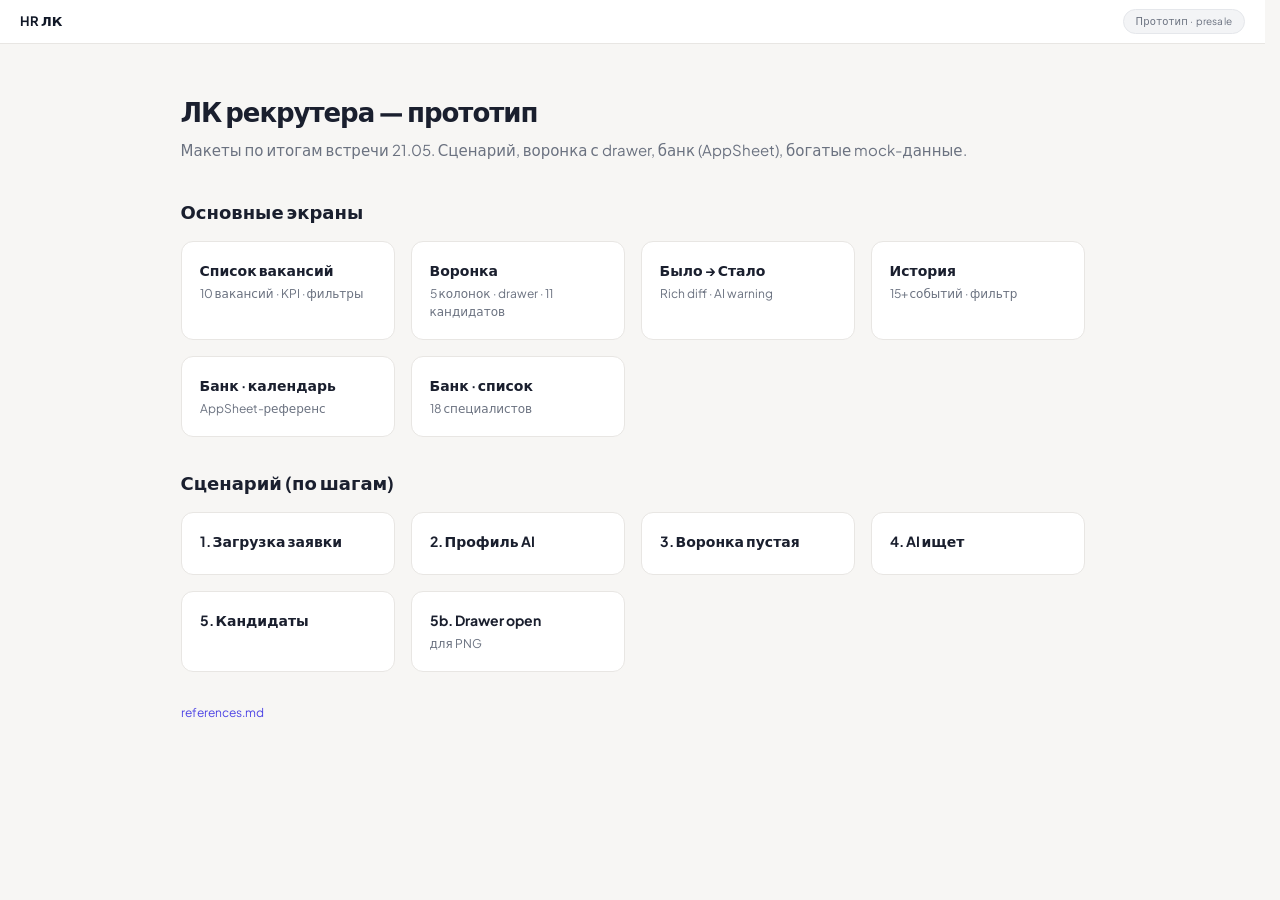
<file: index.html>
<!DOCTYPE html>
<html lang="ru">
<head>
  <meta charset="UTF-8">
  <meta name="viewport" content="width=device-width, initial-scale=1.0">
  <title>HR ЛК — прототип</title>
  <link rel="stylesheet" href="styles.css?v=mock2">
</head>
<body class="page-index">
  <div class="mock-nav">
    <span class="brand">HR ЛК</span>
    <span class="tag">Прототип · presale</span>
  </div>

  <div class="content-inner">
    <h1>ЛК рекрутера — прототип</h1>
    <p class="lead">Макеты по итогам встречи 21.05. Сценарий, воронка с drawer, банк (AppSheet), богатые mock-данные.</p>

    <h2 style="margin:32px 0 16px;font-size:18px">Основные экраны</h2>
    <div class="preview-grid">
      <a href="dashboard.html" class="preview-card"><div class="info"><h3>Список вакансий</h3><p>10 вакансий · KPI · фильтры</p></div></a>
      <a href="vacancy.html" class="preview-card"><div class="info"><h3>Воронка</h3><p>5 колонок · drawer · 11 кандидатов</p></div></a>
      <a href="resume.html" class="preview-card"><div class="info"><h3>Было → Стало</h3><p>Rich diff · AI warning</p></div></a>
      <a href="vacancy-card.html" class="preview-card"><div class="info"><h3>История</h3><p>15+ событий · фильтр</p></div></a>
      <a href="resume-bank-calendar.html" class="preview-card"><div class="info"><h3>Банк · календарь</h3><p>AppSheet-референс</p></div></a>
      <a href="resume-bank.html" class="preview-card"><div class="info"><h3>Банк · список</h3><p>18 специалистов</p></div></a>
    </div>

    <h2 style="margin:32px 0 16px;font-size:18px">Сценарий (по шагам)</h2>
    <div class="preview-grid">
      <a href="vacancy-create-1.html" class="preview-card"><div class="info"><h3>1. Загрузка заявки</h3></div></a>
      <a href="vacancy-create-2.html" class="preview-card"><div class="info"><h3>2. Профиль AI</h3></div></a>
      <a href="vacancy-funnel-empty.html" class="preview-card"><div class="info"><h3>3. Воронка пустая</h3></div></a>
      <a href="vacancy-funnel-loading.html" class="preview-card"><div class="info"><h3>4. AI ищет</h3></div></a>
      <a href="vacancy.html" class="preview-card"><div class="info"><h3>5. Кандидаты</h3></div></a>
      <a href="vacancy-drawer-open.html" class="preview-card"><div class="info"><h3>5b. Drawer open</h3><p>для PNG</p></div></a>
    </div>

    <p class="footer-links"><a href="references.md">references.md</a></p>
  </div>
</body>
</html>
</file>
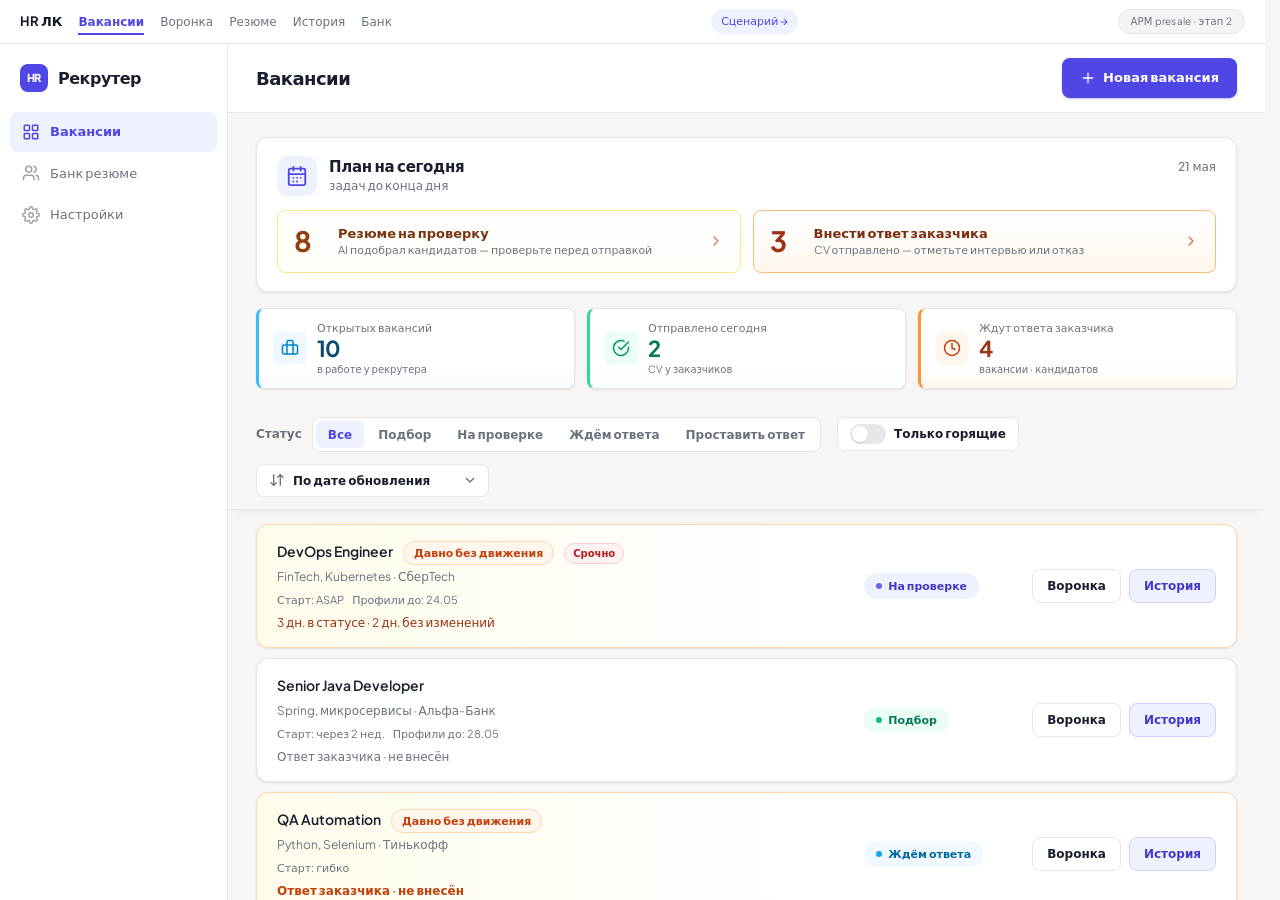
<file: dashboard.html>
<!DOCTYPE html>
<html lang="ru">
<head>
  <meta charset="UTF-8">
  <meta name="viewport" content="width=device-width, initial-scale=1.0">
  <title>Вакансии — HR ЛК</title>
  <link rel="stylesheet" href="styles.css?v=mock2">
</head>
<body>
  <div class="mock-nav">
    <span class="brand">HR ЛК</span>
    <a href="dashboard.html" class="active">Вакансии</a>
    <a href="vacancy.html">Воронка</a>
    <a href="resume.html">Резюме</a>
    <a href="vacancy-card.html">История</a>
    <a href="resume-bank-calendar.html">Банк</a>
    <div class="mock-nav__scenario">
      <a href="vacancy-create-1.html">Сценарий →</a>
    </div>
    <span class="tag">АРМ presale · этап 2</span>
  </div>

  <div class="layout">
    <aside class="sidebar">
      <div class="sidebar-logo">
        <span class="logo-mark">HR</span>
        Рекрутер
      </div>
      <nav>
        <a href="dashboard.html" class="active">
          <svg class="icon" viewBox="0 0 24 24"><rect x="3" y="3" width="7" height="7" rx="1"/><rect x="14" y="3" width="7" height="7" rx="1"/><rect x="3" y="14" width="7" height="7" rx="1"/><rect x="14" y="14" width="7" height="7" rx="1"/></svg>
          Вакансии
        </a>
        <a href="resume-bank-calendar.html">
          <svg class="icon" viewBox="0 0 24 24"><path d="M16 21v-2a4 4 0 0 0-4-4H6a4 4 0 0 0-4 4v2"/><circle cx="9" cy="7" r="4"/><path d="M22 21v-2a4 4 0 0 0-3-3.87"/><path d="M16 3.13a4 4 0 0 1 0 7.75"/></svg>
          Банк резюме
        </a>
        <a href="#">
          <svg class="icon" viewBox="0 0 24 24"><path d="M12 15a3 3 0 1 0 0-6 3 3 0 0 0 0 6Z"/><path d="M19.4 15a1.65 1.65 0 0 0 .33 1.82l.06.06a2 2 0 1 1-2.83 2.83l-.06-.06a1.65 1.65 0 0 0-1.82-.33 1.65 1.65 0 0 0-1 1.51V21a2 2 0 1 1-4 0v-.09A1.65 1.65 0 0 0 9 19.4a1.65 1.65 0 0 0-1.82.33l-.06.06a2 2 0 1 1-2.83-2.83l.06-.06A1.65 1.65 0 0 0 4.68 15a1.65 1.65 0 0 0-1.51-1H3a2 2 0 1 1 0-4h.09A1.65 1.65 0 0 0 4.6 9a1.65 1.65 0 0 0-.33-1.82l-.06-.06a2 2 0 1 1 2.83-2.83l.06.06A1.65 1.65 0 0 0 9 4.68a1.65 1.65 0 0 0 1-1.51V3a2 2 0 1 1 4 0v.09a1.65 1.65 0 0 0 1 1.51 1.65 1.65 0 0 0 1.82-.33l.06-.06a2 2 0 1 1 2.83 2.83l-.06.06A1.65 1.65 0 0 0 19.4 9a1.65 1.65 0 0 0 1.51 1H21a2 2 0 1 1 0 4h-.09a1.65 1.65 0 0 0-1.51 1Z"/></svg>
          Настройки
        </a>
      </nav>
    </aside>

    <div class="main">
      <header class="topbar">
        <div>
          <h1>Вакансии</h1>
        </div>
        <a href="vacancy-create-1.html" class="btn btn-primary">
          <svg class="icon icon-sm" viewBox="0 0 24 24"><path d="M12 5v14M5 12h14"/></svg>
          Новая вакансия
        </a>
      </header>

      <div class="content content--dashboard">
        <section class="today-plan" aria-label="План на сегодня">
          <div class="today-plan__header">
            <div class="today-plan__title">
              <div class="today-plan__icon" aria-hidden="true">
                <svg class="icon icon-lg" viewBox="0 0 24 24"><rect x="3" y="4" width="18" height="18" rx="2"/><path d="M16 2v4M8 2v4M3 10h18"/><path d="M8 14h.01M12 14h.01M16 14h.01M8 18h.01M12 18h.01"/></svg>
              </div>
              <div>
                <h2 class="today-plan__heading">План на сегодня</h2>
                <p class="today-plan__subtitle" data-mock-plan-subtitle>11 задач до конца дня</p>
              </div>
            </div>
            <time class="today-plan__date" datetime="2026-05-21">21 мая</time>
          </div>
          <div class="today-plan__items">
            <a href="vacancy.html?col=review" class="today-plan__item today-plan__item--review" data-mock-plan-link="review">
              <span class="today-plan__count" data-mock-plan-count="review">8</span>
              <span class="today-plan__text">
                <strong>Резюме на проверку</strong>
                <span>AI подобрал кандидатов — проверьте перед отправкой</span>
              </span>
              <svg class="icon icon-sm today-plan__chevron" viewBox="0 0 24 24" aria-hidden="true"><path d="M9 18l6-6-6-6"/></svg>
            </a>
            <a href="vacancy.html?col=sent" class="today-plan__item today-plan__item--response" data-mock-plan-link="response-due">
              <span class="today-plan__count" data-mock-plan-count="response-due">3</span>
              <span class="today-plan__text">
                <strong>Внести ответ заказчика</strong>
                <span>CV отправлено — отметьте интервью или отказ</span>
              </span>
              <svg class="icon icon-sm today-plan__chevron" viewBox="0 0 24 24" aria-hidden="true"><path d="M9 18l6-6-6-6"/></svg>
            </a>
          </div>
        </section>

        <div class="kpi-row" data-mock-dashboard-kpi>
          <div class="kpi-card kpi-card--default">
            <div class="kpi-card__icon">
              <svg class="icon icon-lg" viewBox="0 0 24 24"><path d="M16 20V4a2 2 0 0 0-2-2h-4a2 2 0 0 0-2 2v16"/><rect x="2" y="8" width="20" height="12" rx="2"/></svg>
            </div>
            <div class="kpi-card__body">
              <div class="label">Открытых вакансий</div>
              <div class="value" data-mock-kpi="open">10</div>
              <div class="hint">в работе у рекрутера</div>
            </div>
          </div>
          <div class="kpi-card kpi-card--success">
            <div class="kpi-card__icon">
              <svg class="icon icon-lg" viewBox="0 0 24 24"><path d="M22 11.08V12a10 10 0 1 1-5.93-9.14"/><path d="m22 4-10 10.01-3-3"/></svg>
            </div>
            <div class="kpi-card__body">
              <div class="label">Отправлено сегодня</div>
              <div class="value" data-mock-kpi="sentToday">2</div>
              <div class="hint">CV у заказчиков</div>
            </div>
          </div>
          <div class="kpi-card kpi-card--waiting">
            <div class="kpi-card__icon">
              <svg class="icon icon-lg" viewBox="0 0 24 24"><circle cx="12" cy="12" r="10"/><polyline points="12 6 12 12 16 14"/></svg>
            </div>
            <div class="kpi-card__body">
              <div class="label">Ждут ответа заказчика</div>
              <div class="value" data-mock-kpi="waitingVacancies">4</div>
              <div class="hint" data-mock-kpi-hint="waiting">4 вакансии · 6 кандидатов</div>
            </div>
          </div>
        </div>

        <div class="list-controls">
          <div class="list-controls__row">
            <div class="list-controls__block">
              <span class="list-controls__label">Статус</span>
              <div class="segmented" role="group" aria-label="Фильтр по статусу">
                <button type="button" class="segmented__btn segmented__btn--active" data-mock-filter-status="all" aria-pressed="true">Все</button>
                <button type="button" class="segmented__btn" data-mock-filter-status="open" aria-pressed="false">Подбор</button>
                <button type="button" class="segmented__btn" data-mock-filter-status="review" aria-pressed="false">На проверке</button>
                <button type="button" class="segmented__btn" data-mock-filter-status="waiting" aria-pressed="false">Ждём ответа</button>
                <button type="button" class="segmented__btn" data-mock-filter-status="response-due" aria-pressed="false">Проставить ответ</button>
              </div>
            </div>
            <div class="list-controls__block">
              <div class="control-shell">
                <label class="filter-toggle">
                  <input type="checkbox" data-mock-filter-stale>
                  <span class="filter-toggle__ui" aria-hidden="true"></span>
                  <span class="filter-toggle__text">Только горящие</span>
                </label>
              </div>
            </div>
            <div class="list-controls__spacer"></div>
            <div class="list-controls__block list-controls__block--sort">
              <div class="control-shell control-shell--sort">
                <label class="control-shell__icon" for="vacancy-sort" aria-label="Сортировка">
                  <svg class="icon icon-sm" viewBox="0 0 24 24" aria-hidden="true"><path d="m3 16 4 4 4-4"/><path d="M7 20V4"/><path d="m21 8-4-4-4 4"/><path d="M17 4v16"/></svg>
                </label>
                <select id="vacancy-sort" class="control-select" data-mock-sort>
                  <option value="default">По дате обновления</option>
                  <option value="stale-first">Сначала без движения</option>
                </select>
              </div>
            </div>
          </div>
        </div>

        <div class="vacancy-list" data-mock-vacancy-list-render></div>

        <p class="empty-state-inline hidden" data-mock-vacancy-empty>Нет вакансий по фильтру. Сбросьте фильтры или <a href="vacancy-create-1.html">создайте вакансию</a>.</p>
      </div>
    </div>
  </div>

  <script src="mock-data.js"></script>
  <script src="mock.js"></script>
</body>
</html>
</file>
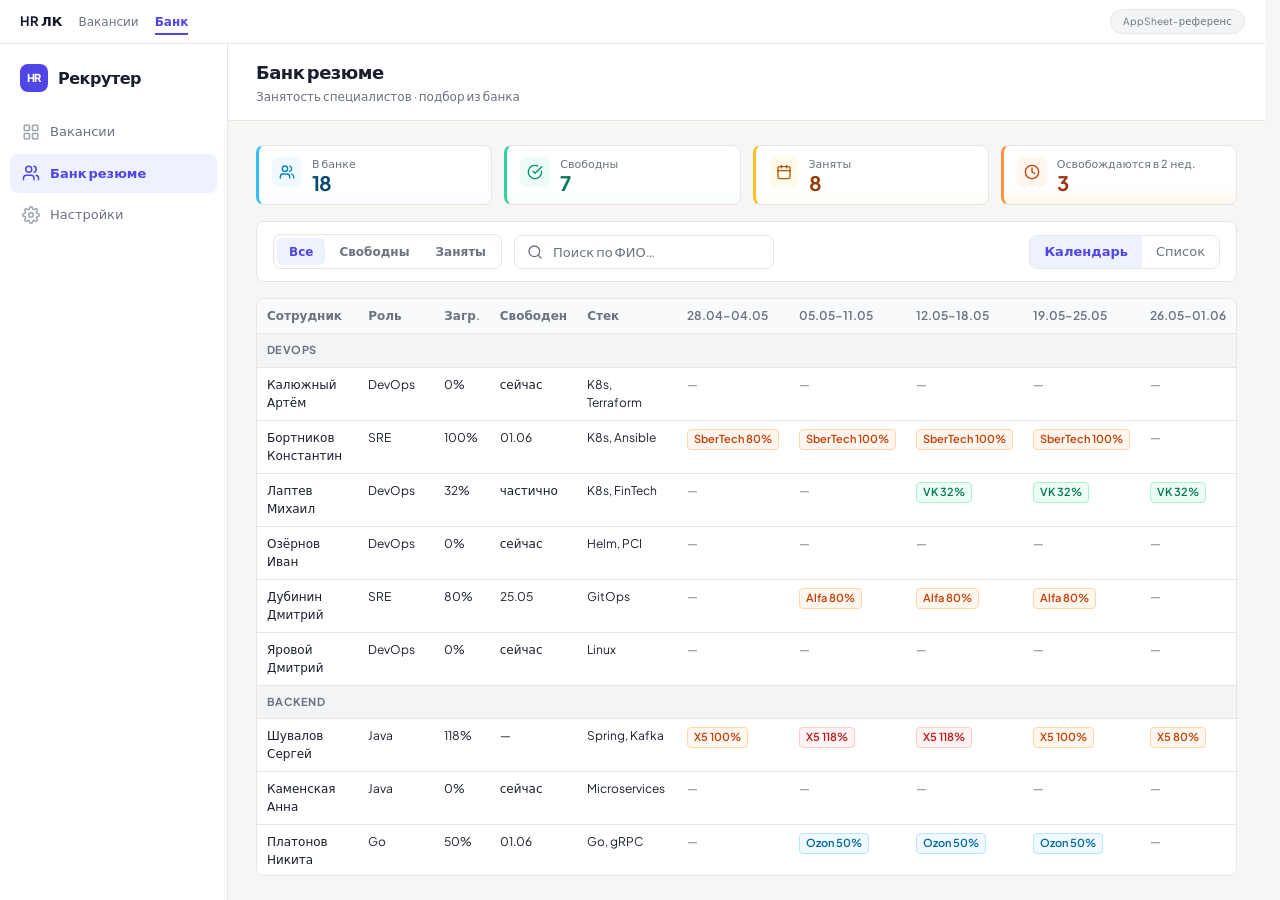
<file: resume-bank-calendar.html>
<!DOCTYPE html>
<html lang="ru">
<head>
  <meta charset="UTF-8">
  <meta name="viewport" content="width=device-width, initial-scale=1.0">
  <title>Банк резюме — календарь</title>
  <link rel="stylesheet" href="styles.css?v=mock2">
</head>
<body>
  <div class="mock-nav">
    <span class="brand">HR ЛК</span>
    <a href="dashboard.html">Вакансии</a>
    <a href="resume-bank-calendar.html" class="active">Банк</a>
    <span class="tag">AppSheet-референс</span>
  </div>

  <div class="layout">
    <aside class="sidebar">
      <div class="sidebar-logo">
        <span class="logo-mark">HR</span>
        Рекрутер
      </div>
      <nav>
        <a href="dashboard.html">
          <svg class="icon" viewBox="0 0 24 24"><rect x="3" y="3" width="7" height="7" rx="1"/><rect x="14" y="3" width="7" height="7" rx="1"/><rect x="3" y="14" width="7" height="7" rx="1"/><rect x="14" y="14" width="7" height="7" rx="1"/></svg>
          Вакансии
        </a>
        <a href="resume-bank-calendar.html" class="active">
          <svg class="icon" viewBox="0 0 24 24"><path d="M16 21v-2a4 4 0 0 0-4-4H6a4 4 0 0 0-4 4v2"/><circle cx="9" cy="7" r="4"/><path d="M22 21v-2a4 4 0 0 0-3-3.87"/><path d="M16 3.13a4 4 0 0 1 0 7.75"/></svg>
          Банк резюме
        </a>
        <a href="#">
          <svg class="icon" viewBox="0 0 24 24"><path d="M12 15a3 3 0 1 0 0-6 3 3 0 0 0 0 6Z"/><path d="M19.4 15a1.65 1.65 0 0 0 .33 1.82l.06.06a2 2 0 1 1-2.83 2.83l-.06-.06a1.65 1.65 0 0 0-1.82-.33 1.65 1.65 0 0 0-1 1.51V21a2 2 0 1 1-4 0v-.09A1.65 1.65 0 0 0 9 19.4a1.65 1.65 0 0 0-1.82.33l-.06.06a2 2 0 1 1-2.83-2.83l.06-.06A1.65 1.65 0 0 0 4.68 15a1.65 1.65 0 0 0-1.51-1H3a2 2 0 1 1 0-4h.09A1.65 1.65 0 0 0 4.6 9a1.65 1.65 0 0 0-.33-1.82l-.06-.06a2 2 0 1 1 2.83-2.83l.06.06A1.65 1.65 0 0 0 9 4.68a1.65 1.65 0 0 0 1-1.51V3a2 2 0 1 1 4 0v.09a1.65 1.65 0 0 0 1 1.51 1.65 1.65 0 0 0 1.82-.33l.06-.06a2 2 0 1 1 2.83 2.83l-.06.06A1.65 1.65 0 0 0 19.4 9a1.65 1.65 0 0 0 1.51 1H21a2 2 0 1 1 0 4h-.09a1.65 1.65 0 0 0-1.51 1Z"/></svg>
          Настройки
        </a>
      </nav>
    </aside>

    <div class="main">
      <header class="topbar">
        <div>
          <h1>Банк резюме</h1>
          <div class="breadcrumb">Занятость специалистов · подбор из банка</div>
        </div>
      </header>

      <div class="content content--bank">
        <div class="kpi-row kpi-row--4 kpi-row--bank" data-mock-bank-kpi-row>
          <div class="kpi-card kpi-card--default">
            <div class="kpi-card__icon">
              <svg class="icon icon-lg" viewBox="0 0 24 24"><path d="M16 21v-2a4 4 0 0 0-4-4H6a4 4 0 0 0-4 4v2"/><circle cx="9" cy="7" r="4"/><path d="M22 21v-2a4 4 0 0 0-3-3.87"/><path d="M16 3.13a4 4 0 0 1 0 7.75"/></svg>
            </div>
            <div class="kpi-card__body">
              <div class="label">В банке</div>
              <div class="value" data-mock-bank-kpi="total">18</div>
            </div>
          </div>
          <div class="kpi-card kpi-card--success">
            <div class="kpi-card__icon">
              <svg class="icon icon-lg" viewBox="0 0 24 24"><path d="M22 11.08V12a10 10 0 1 1-5.93-9.14"/><path d="m22 4-10 10.01-3-3"/></svg>
            </div>
            <div class="kpi-card__body">
              <div class="label">Свободны</div>
              <div class="value" data-mock-bank-kpi="free">7</div>
            </div>
          </div>
          <div class="kpi-card kpi-card--alert">
            <div class="kpi-card__icon">
              <svg class="icon icon-lg" viewBox="0 0 24 24"><rect x="3" y="4" width="18" height="18" rx="2"/><path d="M16 2v4M8 2v4M3 10h18"/></svg>
            </div>
            <div class="kpi-card__body">
              <div class="label">Заняты</div>
              <div class="value" data-mock-bank-kpi="busy">8</div>
            </div>
          </div>
          <div class="kpi-card kpi-card--waiting">
            <div class="kpi-card__icon">
              <svg class="icon icon-lg" viewBox="0 0 24 24"><circle cx="12" cy="12" r="10"/><path d="M12 6v6l4 2"/></svg>
            </div>
            <div class="kpi-card__body">
              <div class="label">Освобождаются в 2 нед.</div>
              <div class="value" data-mock-bank-kpi="soon">3</div>
            </div>
          </div>
        </div>

        <div class="bank-toolbar">
          <div class="segmented" data-mock-bank-segment>
            <button type="button" class="segmented__btn segmented__btn--active" data-bank-filter="all">Все</button>
            <button type="button" class="segmented__btn" data-bank-filter="free">Свободны</button>
            <button type="button" class="segmented__btn" data-bank-filter="busy">Заняты</button>
          </div>
          <div class="control-shell control-shell--search">
            <span class="control-shell__icon" aria-hidden="true">
              <svg class="icon icon-sm" viewBox="0 0 24 24"><circle cx="11" cy="11" r="8"/><path d="m21 21-4.35-4.35"/></svg>
            </span>
            <input type="search" class="control-search" placeholder="Поиск по ФИО…" data-mock-bank-search aria-label="Поиск по ФИО">
          </div>
          <div class="bank-toolbar__spacer" aria-hidden="true"></div>
          <div class="view-switcher">
            <a href="resume-bank-calendar.html" class="active">Календарь</a>
            <a href="resume-bank.html">Список</a>
          </div>
        </div>

        <div class="bank-table-wrap bank-content-area">
          <table class="bank-table">
            <thead>
              <tr>
                <th>Сотрудник</th>
                <th>Роль</th>
                <th>Загр.</th>
                <th>Свободен</th>
                <th>Стек</th>
                <th>28.04–04.05</th>
                <th>05.05–11.05</th>
                <th>12.05–18.05</th>
                <th>19.05–25.05</th>
                <th>26.05–01.06</th>
              </tr>
            </thead>
            <tbody data-mock-bank-calendar-body></tbody>
          </table>
        </div>
      </div>
    </div>
  </div>

  <script src="mock-data.js"></script>
  <script src="mock.js"></script>
</body>
</html>
</file>
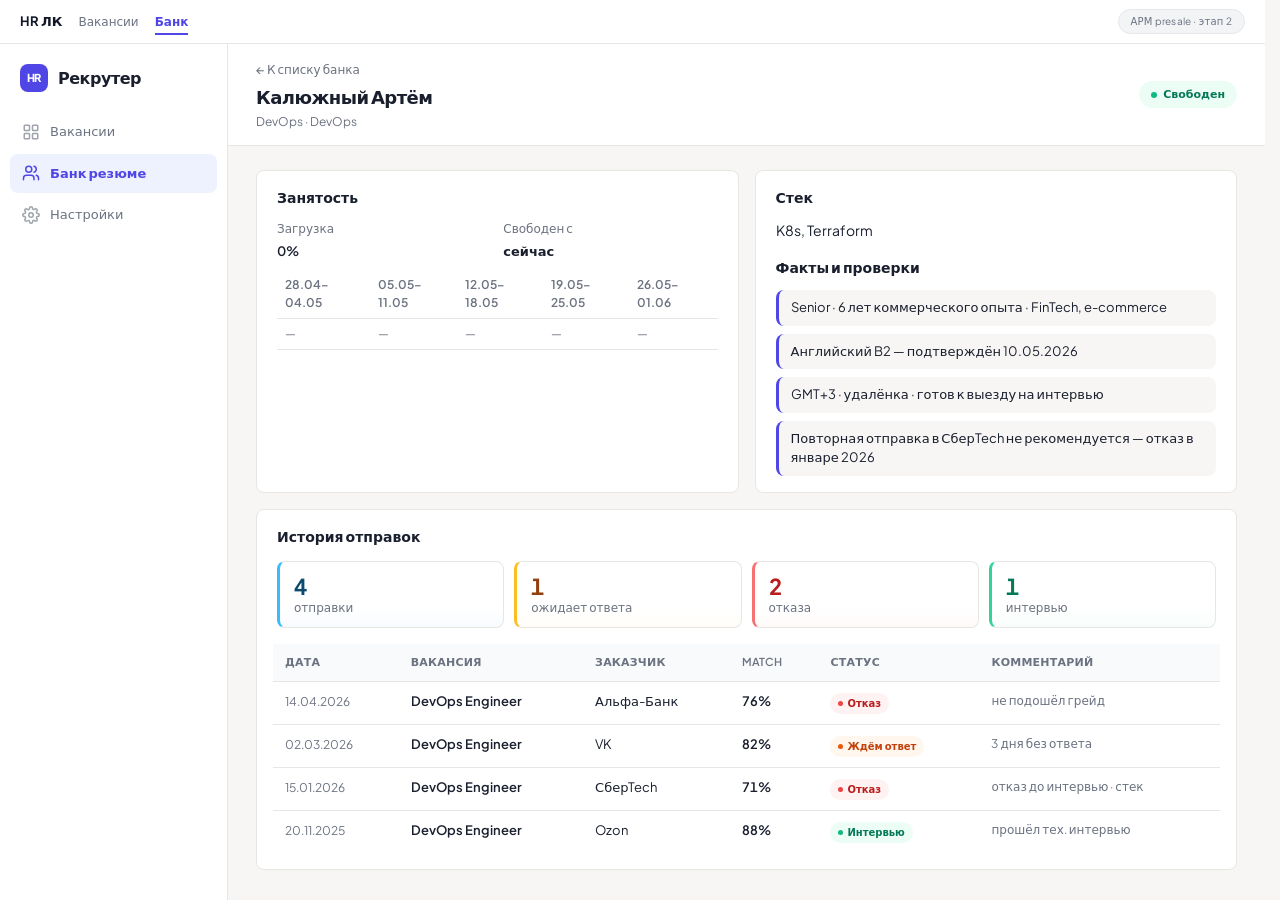
<file: resume-bank-person.html>
<!DOCTYPE html>
<html lang="ru">
<head>
  <meta charset="UTF-8">
  <meta name="viewport" content="width=device-width, initial-scale=1.0">
  <title>Специалист — банк резюме</title>
  <link rel="stylesheet" href="styles.css?v=mock2">
</head>
<body>
  <div class="mock-nav">
    <span class="brand">HR ЛК</span>
    <a href="dashboard.html">Вакансии</a>
    <a href="resume-bank-calendar.html" class="active">Банк</a>
    <span class="tag">АРМ presale · этап 2</span>
  </div>

  <div class="layout">
    <aside class="sidebar">
      <div class="sidebar-logo">
        <span class="logo-mark">HR</span>
        Рекрутер
      </div>
      <nav>
        <a href="dashboard.html">
          <svg class="icon" viewBox="0 0 24 24"><rect x="3" y="3" width="7" height="7" rx="1"/><rect x="14" y="3" width="7" height="7" rx="1"/><rect x="3" y="14" width="7" height="7" rx="1"/><rect x="14" y="14" width="7" height="7" rx="1"/></svg>
          Вакансии
        </a>
        <a href="resume-bank-calendar.html" class="active">
          <svg class="icon" viewBox="0 0 24 24"><path d="M16 21v-2a4 4 0 0 0-4-4H6a4 4 0 0 0-4 4v2"/><circle cx="9" cy="7" r="4"/><path d="M22 21v-2a4 4 0 0 0-3-3.87"/><path d="M16 3.13a4 4 0 0 1 0 7.75"/></svg>
          Банк резюме
        </a>
        <a href="#">
          <svg class="icon" viewBox="0 0 24 24"><path d="M12 15a3 3 0 1 0 0-6 3 3 0 0 0 0 6Z"/><path d="M19.4 15a1.65 1.65 0 0 0 .33 1.82l.06.06a2 2 0 1 1-2.83 2.83l-.06-.06a1.65 1.65 0 0 0-1.82-.33 1.65 1.65 0 0 0-1 1.51V21a2 2 0 1 1-4 0v-.09A1.65 1.65 0 0 0 9 19.4a1.65 1.65 0 0 0-1.82.33l-.06.06a2 2 0 1 1-2.83-2.83l.06-.06A1.65 1.65 0 0 0 4.68 15a1.65 1.65 0 0 0-1.51-1H3a2 2 0 1 1 0-4h.09A1.65 1.65 0 0 0 4.6 9a1.65 1.65 0 0 0-.33-1.82l-.06-.06a2 2 0 1 1 2.83-2.83l.06.06A1.65 1.65 0 0 0 9 4.68a1.65 1.65 0 0 0 1-1.51V3a2 2 0 1 1 4 0v.09a1.65 1.65 0 0 0 1 1.51 1.65 1.65 0 0 0 1.82-.33l.06-.06a2 2 0 1 1 2.83 2.83l-.06.06A1.65 1.65 0 0 0 19.4 9a1.65 1.65 0 0 0 1.51 1H21a2 2 0 1 1 0 4h-.09a1.65 1.65 0 0 0-1.51 1Z"/></svg>
          Настройки
        </a>
      </nav>
    </aside>

    <div class="main" data-mock-bank-person>
      <header class="topbar">
        <div>
          <div class="breadcrumb breadcrumb--back">
            <a href="resume-bank.html">← К списку банка</a>
          </div>
          <h1 data-mock-bank-person-name>Калюжный Артём</h1>
          <div class="breadcrumb" data-mock-bank-person-sub>DevOps · DevOps</div>
        </div>
        <div class="topbar__actions">
          <span class="status-pill status-pill--open" data-mock-bank-person-status><span class="status-dot"></span>Свободен</span>
        </div>
      </header>

      <div class="content">
        <div class="bank-person-grid">
          <section class="bank-person-card">
            <h3>Занятость</h3>
            <dl class="bank-person-meta">
              <div>
                <dt>Загрузка</dt>
                <dd data-mock-bank-person-load>0%</dd>
              </div>
              <div>
                <dt>Свободен с</dt>
                <dd data-mock-bank-person-free>сейчас</dd>
              </div>
            </dl>
            <table class="bank-person-weeks" data-mock-bank-person-weeks></table>
          </section>

          <section class="bank-person-card">
            <h3>Стек</h3>
            <p style="margin:0 0 16px;font-size:14px" data-mock-bank-person-stack>K8s, Terraform</p>
            <h3 style="margin-top:0">Факты и проверки</h3>
            <ul class="bank-person-facts" data-mock-bank-person-facts></ul>
          </section>

          <section class="bank-person-card bank-person-card--wide">
            <h3>История отправок</h3>
            <div class="send-stats" data-mock-bank-person-send-summary></div>
            <div class="bank-person-send-table-wrap">
              <table class="bank-person-send-table">
                <thead>
                  <tr>
                    <th>Дата</th>
                    <th>Вакансия</th>
                    <th>Заказчик</th>
                    <th>Match</th>
                    <th>Статус</th>
                    <th>Комментарий</th>
                  </tr>
                </thead>
                <tbody data-mock-bank-person-sends></tbody>
              </table>
            </div>
          </section>
        </div>
      </div>
    </div>
  </div>

  <script src="mock-data.js"></script>
  <script src="mock.js"></script>
</body>
</html>
</file>
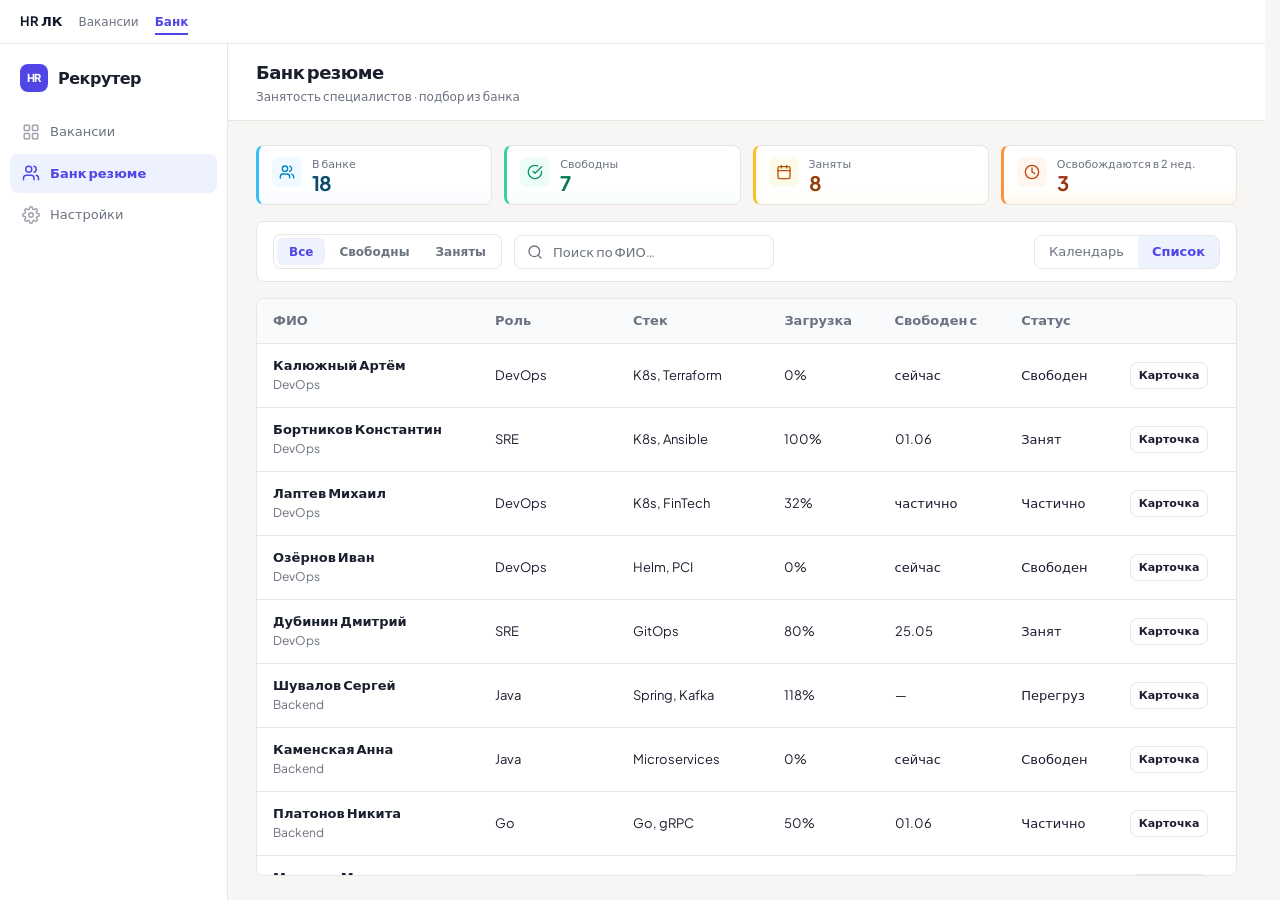
<file: resume-bank.html>
<!DOCTYPE html>
<html lang="ru">
<head>
  <meta charset="UTF-8">
  <meta name="viewport" content="width=device-width, initial-scale=1.0">
  <title>Банк резюме — список</title>
  <link rel="stylesheet" href="styles.css?v=mock2">
</head>
<body>
  <div class="mock-nav">
    <span class="brand">HR ЛК</span>
    <a href="dashboard.html">Вакансии</a>
    <a href="resume-bank.html" class="active">Банк</a>
  </div>

  <div class="layout">
    <aside class="sidebar">
      <div class="sidebar-logo">
        <span class="logo-mark">HR</span>
        Рекрутер
      </div>
      <nav>
        <a href="dashboard.html">
          <svg class="icon" viewBox="0 0 24 24"><rect x="3" y="3" width="7" height="7" rx="1"/><rect x="14" y="3" width="7" height="7" rx="1"/><rect x="3" y="14" width="7" height="7" rx="1"/><rect x="14" y="14" width="7" height="7" rx="1"/></svg>
          Вакансии
        </a>
        <a href="resume-bank-calendar.html" class="active">
          <svg class="icon" viewBox="0 0 24 24"><path d="M16 21v-2a4 4 0 0 0-4-4H6a4 4 0 0 0-4 4v2"/><circle cx="9" cy="7" r="4"/><path d="M22 21v-2a4 4 0 0 0-3-3.87"/><path d="M16 3.13a4 4 0 0 1 0 7.75"/></svg>
          Банк резюме
        </a>
        <a href="#">
          <svg class="icon" viewBox="0 0 24 24"><path d="M12 15a3 3 0 1 0 0-6 3 3 0 0 0 0 6Z"/><path d="M19.4 15a1.65 1.65 0 0 0 .33 1.82l.06.06a2 2 0 1 1-2.83 2.83l-.06-.06a1.65 1.65 0 0 0-1.82-.33 1.65 1.65 0 0 0-1 1.51V21a2 2 0 1 1-4 0v-.09A1.65 1.65 0 0 0 9 19.4a1.65 1.65 0 0 0-1.82.33l-.06.06a2 2 0 1 1-2.83-2.83l.06-.06A1.65 1.65 0 0 0 4.68 15a1.65 1.65 0 0 0-1.51-1H3a2 2 0 1 1 0-4h.09A1.65 1.65 0 0 0 4.6 9a1.65 1.65 0 0 0-.33-1.82l-.06-.06a2 2 0 1 1 2.83-2.83l.06.06A1.65 1.65 0 0 0 9 4.68a1.65 1.65 0 0 0 1-1.51V3a2 2 0 1 1 4 0v.09a1.65 1.65 0 0 0 1 1.51 1.65 1.65 0 0 0 1.82-.33l.06-.06a2 2 0 1 1 2.83 2.83l-.06.06A1.65 1.65 0 0 0 19.4 9a1.65 1.65 0 0 0 1.51 1H21a2 2 0 1 1 0 4h-.09a1.65 1.65 0 0 0-1.51 1Z"/></svg>
          Настройки
        </a>
      </nav>
    </aside>

    <div class="main">
      <header class="topbar">
        <div>
          <h1>Банк резюме</h1>
          <div class="breadcrumb">Занятость специалистов · подбор из банка</div>
        </div>
      </header>

      <div class="content content--bank">
        <div class="kpi-row kpi-row--4 kpi-row--bank" data-mock-bank-kpi-row>
          <div class="kpi-card kpi-card--default">
            <div class="kpi-card__icon">
              <svg class="icon icon-lg" viewBox="0 0 24 24"><path d="M16 21v-2a4 4 0 0 0-4-4H6a4 4 0 0 0-4 4v2"/><circle cx="9" cy="7" r="4"/><path d="M22 21v-2a4 4 0 0 0-3-3.87"/><path d="M16 3.13a4 4 0 0 1 0 7.75"/></svg>
            </div>
            <div class="kpi-card__body">
              <div class="label">В банке</div>
              <div class="value" data-mock-bank-kpi="total">18</div>
            </div>
          </div>
          <div class="kpi-card kpi-card--success">
            <div class="kpi-card__icon">
              <svg class="icon icon-lg" viewBox="0 0 24 24"><path d="M22 11.08V12a10 10 0 1 1-5.93-9.14"/><path d="m22 4-10 10.01-3-3"/></svg>
            </div>
            <div class="kpi-card__body">
              <div class="label">Свободны</div>
              <div class="value" data-mock-bank-kpi="free">7</div>
            </div>
          </div>
          <div class="kpi-card kpi-card--alert">
            <div class="kpi-card__icon">
              <svg class="icon icon-lg" viewBox="0 0 24 24"><rect x="3" y="4" width="18" height="18" rx="2"/><path d="M16 2v4M8 2v4M3 10h18"/></svg>
            </div>
            <div class="kpi-card__body">
              <div class="label">Заняты</div>
              <div class="value" data-mock-bank-kpi="busy">8</div>
            </div>
          </div>
          <div class="kpi-card kpi-card--waiting">
            <div class="kpi-card__icon">
              <svg class="icon icon-lg" viewBox="0 0 24 24"><circle cx="12" cy="12" r="10"/><path d="M12 6v6l4 2"/></svg>
            </div>
            <div class="kpi-card__body">
              <div class="label">Освобождаются в 2 нед.</div>
              <div class="value" data-mock-bank-kpi="soon">3</div>
            </div>
          </div>
        </div>

        <div class="bank-toolbar">
          <div class="segmented" data-mock-bank-segment>
            <button type="button" class="segmented__btn segmented__btn--active" data-bank-filter="all">Все</button>
            <button type="button" class="segmented__btn" data-bank-filter="free">Свободны</button>
            <button type="button" class="segmented__btn" data-bank-filter="busy">Заняты</button>
          </div>
          <div class="control-shell control-shell--search">
            <span class="control-shell__icon" aria-hidden="true">
              <svg class="icon icon-sm" viewBox="0 0 24 24"><circle cx="11" cy="11" r="8"/><path d="m21 21-4.35-4.35"/></svg>
            </span>
            <input type="search" class="control-search" placeholder="Поиск по ФИО…" data-mock-bank-search aria-label="Поиск по ФИО">
          </div>
          <div class="bank-toolbar__spacer" aria-hidden="true"></div>
          <div class="view-switcher">
            <a href="resume-bank-calendar.html">Календарь</a>
            <a href="resume-bank.html" class="active">Список</a>
          </div>
        </div>

        <div class="bank-table-wrap bank-content-area">
          <table class="bank-list-table">
            <thead>
              <tr>
                <th>ФИО</th>
                <th>Роль</th>
                <th>Стек</th>
                <th>Загрузка</th>
                <th>Свободен с</th>
                <th>Статус</th>
                <th></th>
              </tr>
            </thead>
            <tbody data-mock-bank-list-body></tbody>
          </table>
        </div>
      </div>
    </div>
  </div>

  <script src="mock-data.js"></script>
  <script src="mock.js"></script>
</body>
</html>
</file>
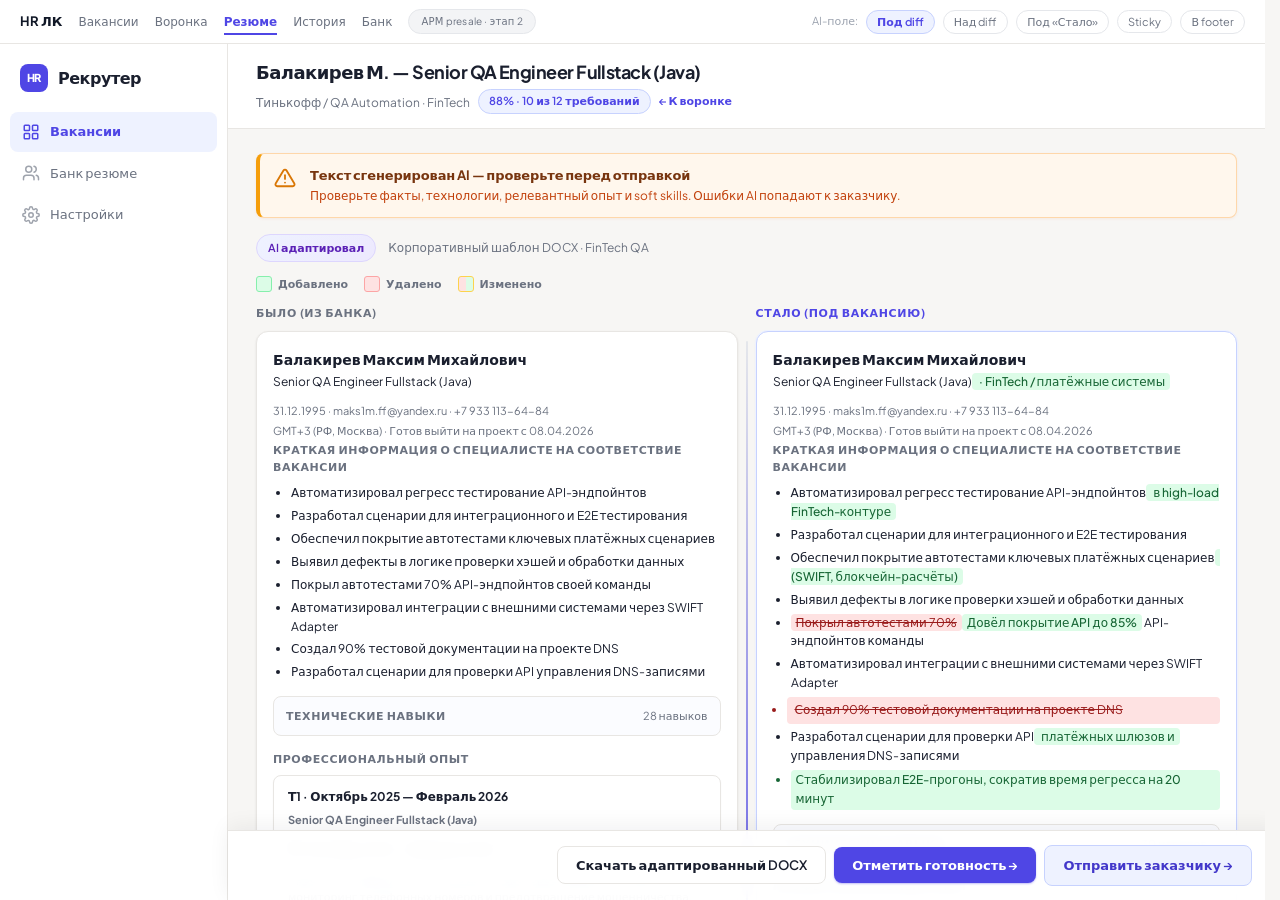
<file: resume.html>
<!DOCTYPE html>
<html lang="ru">
<head>
  <meta charset="UTF-8">
  <meta name="viewport" content="width=device-width, initial-scale=1.0">
  <title>Адаптация резюме — HR ЛК</title>
  <link rel="stylesheet" href="styles.css?v=mock4">
</head>
<body>
  <div class="mock-nav">
    <span class="brand">HR ЛК</span>
    <a href="dashboard.html">Вакансии</a>
    <a href="vacancy.html">Воронка</a>
    <a href="resume.html" class="active">Резюме</a>
    <a href="vacancy-card.html">История</a>
    <a href="resume-bank-calendar.html">Банк</a>
    <span class="tag">АРМ presale · этап 2</span>
    <div class="mock-nav__scenario mock-nav__scenario--layout" aria-label="Варианты размещения AI-поля">
      <span class="mock-nav__scenario-label">AI-поле:</span>
      <button type="button" class="mock-nav__layout-btn is-active" data-resume-layout-btn="under-diff">Под diff</button>
      <button type="button" class="mock-nav__layout-btn" data-resume-layout-btn="above-diff">Над diff</button>
      <button type="button" class="mock-nav__layout-btn" data-resume-layout-btn="under-stalo">Под «Стало»</button>
      <button type="button" class="mock-nav__layout-btn" data-resume-layout-btn="sticky-ai">Sticky</button>
      <button type="button" class="mock-nav__layout-btn" data-resume-layout-btn="footer-all">В footer</button>
    </div>
  </div>

  <div class="layout">
    <aside class="sidebar">
      <div class="sidebar-logo">
        <span class="logo-mark">HR</span>
        Рекрутер
      </div>
      <nav>
        <a href="dashboard.html" class="active">
          <svg class="icon" viewBox="0 0 24 24"><rect x="3" y="3" width="7" height="7" rx="1"/><rect x="14" y="3" width="7" height="7" rx="1"/><rect x="3" y="14" width="7" height="7" rx="1"/><rect x="14" y="14" width="7" height="7" rx="1"/></svg>
          Вакансии
        </a>
        <a href="resume-bank-calendar.html">
          <svg class="icon" viewBox="0 0 24 24"><path d="M16 21v-2a4 4 0 0 0-4-4H6a4 4 0 0 0-4 4v2"/><circle cx="9" cy="7" r="4"/><path d="M22 21v-2a4 4 0 0 0-3-3.87"/><path d="M16 3.13a4 4 0 0 1 0 7.75"/></svg>
          Банк резюме
        </a>
        <a href="#">
          <svg class="icon" viewBox="0 0 24 24"><path d="M12 15a3 3 0 1 0 0-6 3 3 0 0 0 0 6Z"/><path d="M19.4 15a1.65 1.65 0 0 0 .33 1.82l.06.06a2 2 0 1 1-2.83 2.83l-.06-.06a1.65 1.65 0 0 0-1.82-.33 1.65 1.65 0 0 0-1 1.51V21a2 2 0 1 1-4 0v-.09A1.65 1.65 0 0 0 9 19.4a1.65 1.65 0 0 0-1.82.33l-.06.06a2 2 0 1 1-2.83-2.83l.06-.06A1.65 1.65 0 0 0 4.68 15a1.65 1.65 0 0 0-1.51-1H3a2 2 0 1 1 0-4h.09A1.65 1.65 0 0 0 4.6 9a1.65 1.65 0 0 0-.33-1.82l-.06-.06a2 2 0 1 1 2.83-2.83l.06.06A1.65 1.65 0 0 0 9 4.68a1.65 1.65 0 0 0 1-1.51V3a2 2 0 1 1 4 0v.09a1.65 1.65 0 0 0 1 1.51 1.65 1.65 0 0 0 1.82-.33l.06-.06a2 2 0 1 1 2.83 2.83l-.06.06A1.65 1.65 0 0 0 19.4 9a1.65 1.65 0 0 0 1.51 1H21a2 2 0 1 1 0 4h-.09a1.65 1.65 0 0 0-1.51 1Z"/></svg>
          Настройки
        </a>
      </nav>
    </aside>

    <div class="main">
      <header class="topbar">
        <div>
          <h1 data-resume-title>Балакирев М. — Senior QA Engineer Fullstack (Java)</h1>
          <div class="topbar-meta">
            <span class="breadcrumb" data-resume-breadcrumb>Тинькофф / QA Automation · FinTech</span>
            <span class="topbar-chip" data-resume-chip>88% · 10 из 12 требований</span>
            <a href="vacancy.html" class="mini-activity__link">← К воронке</a>
          </div>
        </div>
      </header>

      <div class="content content--resume">
        <div class="ai-warning-banner" role="status" aria-live="polite">
          <svg class="icon icon-lg" viewBox="0 0 24 24" aria-hidden="true"><path d="M10.29 3.86 1.82 18a2 2 0 0 0 1.71 3h16.94a2 2 0 0 0 1.71-3L13.71 3.86a2 2 0 0 0-3.42 0z"/><line x1="12" y1="9" x2="12" y2="13"/><line x1="12" y1="17" x2="12.01" y2="17"/></svg>
          <div>
            <strong>Текст сгенерирован AI — проверьте перед отправкой</strong>
            Проверьте факты, технологии, релевантный опыт и soft skills. Ошибки AI попадают к заказчику.
          </div>
        </div>

        <div class="diff-header">
          <div class="diff-meta">
            <span class="badge badge-ai">AI адаптировал</span>
            <span class="docx-hint docx-hint--meta" data-resume-docx-hint>Корпоративный шаблон DOCX · FinTech QA</span>
          </div>
        </div>

        <div class="diff-legend" aria-label="Обозначения правок">
          <span class="diff-legend__item diff-legend__item--ins">Добавлено</span>
          <span class="diff-legend__item diff-legend__item--del">Удалено</span>
          <span class="diff-legend__item diff-legend__item--mod">Изменено</span>
        </div>

        <div class="resume-stage">
          <div class="diff-wrap">
            <div class="diff-grid">
              <div class="diff-col">
                <h3>Было (из банка)</h3>
                <div class="diff-box" id="resume-before"></div>
              </div>
              <div class="diff-col diff-col--after">
                <h3>Стало (под вакансию)</h3>
                <div class="diff-box after" id="resume-after-box">
                  <div class="diff-box__loader" id="resume-loader" aria-live="polite" aria-busy="false">
                    <div class="diff-box__loader-spinner"></div>
                    <span>AI генерирует резюме…</span>
                  </div>
                  <div class="diff-box__body" id="resume-after"></div>
                </div>
              </div>
            </div>
          </div>

          <div class="resume-ai-panel" data-resume-ai-panel>
            <div class="resume-ai-panel__head">
              <span class="resume-ai-panel__title">Уточнить адаптацию</span>
              <span class="resume-ai-panel__hint">Комментарий применится к колонке «Стало»</span>
            </div>
            <div class="resume-ai-chips" role="group" aria-label="Быстрые правки">
              <button type="button" class="resume-ai-chip" data-mock-ai-chip="Усилить FinTech-опыт и убрать нерелевантные проекты">Усилить FinTech</button>
              <button type="button" class="resume-ai-chip" data-mock-ai-chip="Сократить блок навыков, оставить только ключевые для вакансии">Сократить навыки</button>
              <button type="button" class="resume-ai-chip" data-mock-ai-chip="Убрать лишние детали и сделать формулировки более деловыми">Сделать короче</button>
            </div>
            <div class="resume-ai-bar">
              <textarea
                id="resume-comment"
                data-resume-comment
                placeholder="Комментарий по тексту: что поправить, убрать или усилить…"
                rows="3"
              ></textarea>
              <button type="button" class="btn btn-primary resume-ai-bar__submit" data-mock-ai-regenerate>
                <svg class="icon icon-sm resume-ai-bar__icon" viewBox="0 0 24 24" aria-hidden="true">
                  <path d="M21 12a9 9 0 0 0-9-9 9.75 9.75 0 0 0-6.74 2.74L3 8"/>
                  <path d="M3 3v5h5"/>
                  <path d="M3 12a9 9 0 0 0 9 9 9.75 9.75 0 0 0 6.74-2.74L21 16"/>
                  <path d="M16 16h5v5"/>
                </svg>
                <span data-resume-btn-label>Перегенерировать</span>
              </button>
            </div>
          </div>
        </div>
      </div>

      <div class="sticky-actions sticky-actions--resume">
        <div class="sticky-actions__row sticky-actions__row--resume">
          <div class="sticky-actions__ai-slot" data-ai-footer-slot></div>
          <div class="actions">
            <button type="button" class="btn btn-secondary" data-mock-docx-resume>Скачать адаптированный DOCX</button>
            <button type="button" class="btn btn-primary" data-mock-mark-ready-resume>Отметить готовность →</button>
            <a href="vacancy-card.html" class="btn btn-accent">Отправить заказчику →</a>
          </div>
        </div>
      </div>
    </div>
  </div>

  <script src="mock-data.js"></script>
  <script src="mock.js"></script>
</body>
</html>
</file>
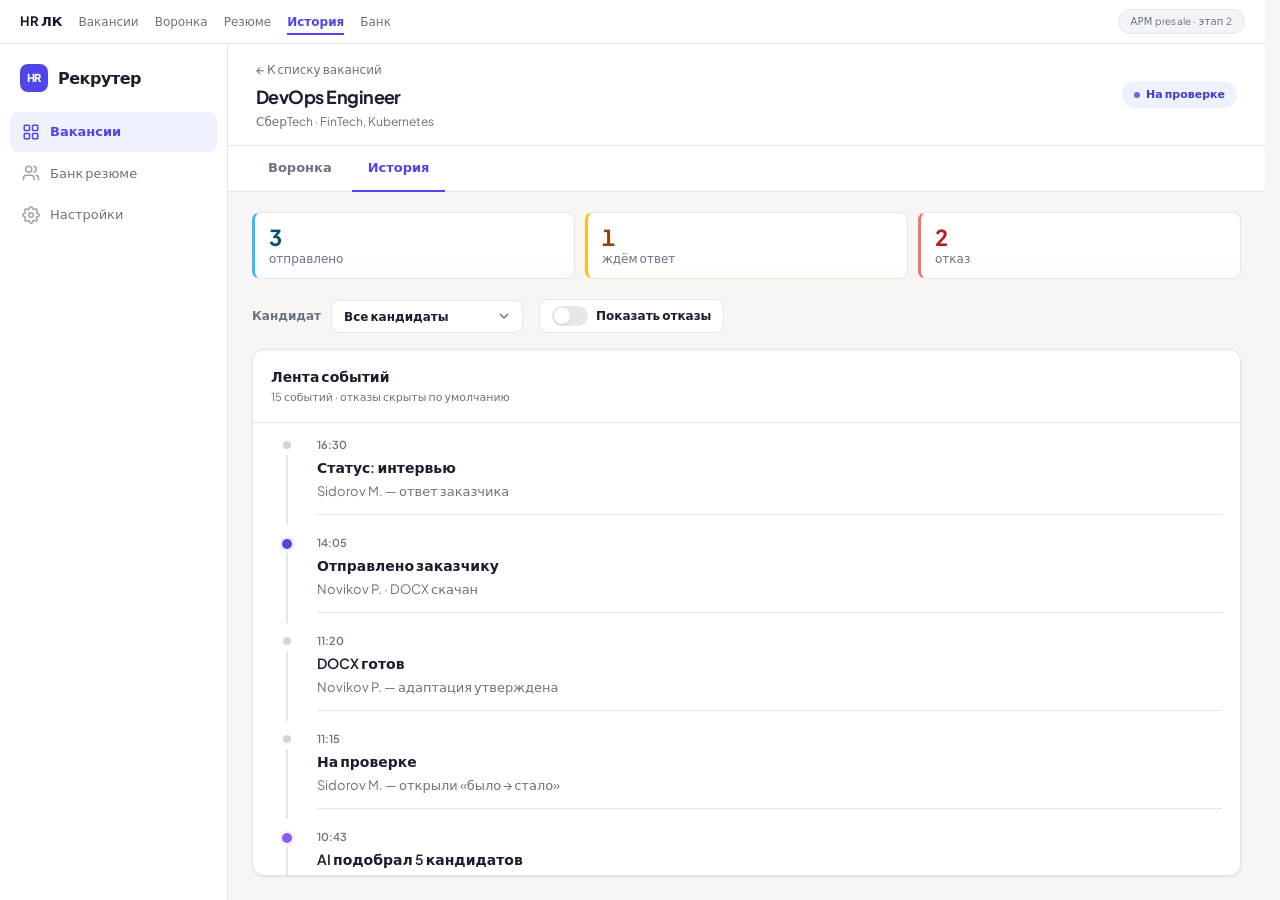
<file: vacancy-card.html>
<!DOCTYPE html>
<html lang="ru">
<head>
  <meta charset="UTF-8">
  <meta name="viewport" content="width=device-width, initial-scale=1.0">
  <title>История — DevOps Engineer</title>
  <link rel="stylesheet" href="styles.css?v=mock2">
</head>
<body>
  <div class="mock-nav">
    <span class="brand">HR ЛК</span>
    <a href="dashboard.html">Вакансии</a>
    <a href="vacancy.html">Воронка</a>
    <a href="resume.html">Резюме</a>
    <a href="vacancy-card.html" class="active">История</a>
    <a href="resume-bank-calendar.html">Банк</a>
    <span class="tag">АРМ presale · этап 2</span>
  </div>

  <div class="layout">
    <aside class="sidebar">
      <div class="sidebar-logo">
        <span class="logo-mark">HR</span>
        Рекрутер
      </div>
      <nav>
        <a href="dashboard.html" class="active">
          <svg class="icon" viewBox="0 0 24 24"><rect x="3" y="3" width="7" height="7" rx="1"/><rect x="14" y="3" width="7" height="7" rx="1"/><rect x="3" y="14" width="7" height="7" rx="1"/><rect x="14" y="14" width="7" height="7" rx="1"/></svg>
          Вакансии
        </a>
        <a href="resume-bank-calendar.html">
          <svg class="icon" viewBox="0 0 24 24"><path d="M16 21v-2a4 4 0 0 0-4-4H6a4 4 0 0 0-4 4v2"/><circle cx="9" cy="7" r="4"/><path d="M22 21v-2a4 4 0 0 0-3-3.87"/><path d="M16 3.13a4 4 0 0 1 0 7.75"/></svg>
          Банк резюме
        </a>
        <a href="#">
          <svg class="icon" viewBox="0 0 24 24"><path d="M12 15a3 3 0 1 0 0-6 3 3 0 0 0 0 6Z"/><path d="M19.4 15a1.65 1.65 0 0 0 .33 1.82l.06.06a2 2 0 1 1-2.83 2.83l-.06-.06a1.65 1.65 0 0 0-1.82-.33 1.65 1.65 0 0 0-1 1.51V21a2 2 0 1 1-4 0v-.09A1.65 1.65 0 0 0 9 19.4a1.65 1.65 0 0 0-1.82.33l-.06.06a2 2 0 1 1-2.83-2.83l.06-.06A1.65 1.65 0 0 0 4.68 15a1.65 1.65 0 0 0-1.51-1H3a2 2 0 1 1 0-4h.09A1.65 1.65 0 0 0 4.6 9a1.65 1.65 0 0 0-.33-1.82l-.06-.06a2 2 0 1 1 2.83-2.83l.06.06A1.65 1.65 0 0 0 9 4.68a1.65 1.65 0 0 0 1-1.51V3a2 2 0 1 1 4 0v.09a1.65 1.65 0 0 0 1 1.51 1.65 1.65 0 0 0 1.82-.33l.06-.06a2 2 0 1 1 2.83 2.83l-.06.06A1.65 1.65 0 0 0 19.4 9a1.65 1.65 0 0 0 1.51 1H21a2 2 0 1 1 0 4h-.09a1.65 1.65 0 0 0-1.51 1Z"/></svg>
          Настройки
        </a>
      </nav>
    </aside>

    <div class="main">
      <header class="topbar">
        <div>
          <div class="breadcrumb breadcrumb--back">
            <a href="dashboard.html">← К списку вакансий</a>
          </div>
          <h1>DevOps Engineer</h1>
          <div class="breadcrumb">СберTech · FinTech, Kubernetes</div>
        </div>
        <div class="topbar__actions">
          <span class="status-pill status-pill--review"><span class="status-dot"></span>На проверке</span>
        </div>
      </header>

      <nav class="vacancy-tabs" aria-label="Раздел вакансии">
        <a href="vacancy.html" class="vacancy-tabs__item">Воронка</a>
        <a href="vacancy-card.html" class="vacancy-tabs__item active">История</a>
      </nav>

      <div class="content content--vacancy-card">
        <div class="send-stats send-stats--history" data-mock-history-stats></div>

        <div class="list-controls list-controls--history">
          <div class="list-controls__row">
            <div class="list-controls__block">
              <span class="list-controls__label">Кандидат</span>
              <div class="control-shell control-shell--sort">
                <select id="timeline-filter" class="control-select" data-mock-timeline-select>
                  <option value="all">Все кандидаты</option>
                  <option value="novikov">Новиков</option>
                  <option value="sidorov">Сидоров</option>
                  <option value="kozlov">Козлов</option>
                  <option value="lebedev">Лебедев</option>
                  <option value="morozov">Морозов</option>
                  <option value="orlov">Орлов</option>
                  <option value="fedorov">Фёдоров</option>
                </select>
              </div>
            </div>
            <div class="list-controls__block">
              <div class="control-shell">
                <label class="filter-toggle">
                  <input type="checkbox" data-mock-show-rejects>
                  <span class="filter-toggle__ui" aria-hidden="true"></span>
                  <span class="filter-toggle__text">Показать отказы</span>
                </label>
              </div>
            </div>
          </div>
        </div>

        <section class="vcard-panel vcard-panel--history">
          <div class="vcard-panel__head">
            <h2>Лента событий</h2>
            <p class="vcard-panel__hint" data-mock-timeline-count></p>
          </div>
          <ol class="timeline" data-mock-timeline-render></ol>
        </section>
      </div>
    </div>
  </div>

  <script src="mock-data.js"></script>
  <script src="mock.js"></script>
</body>
</html>
</file>
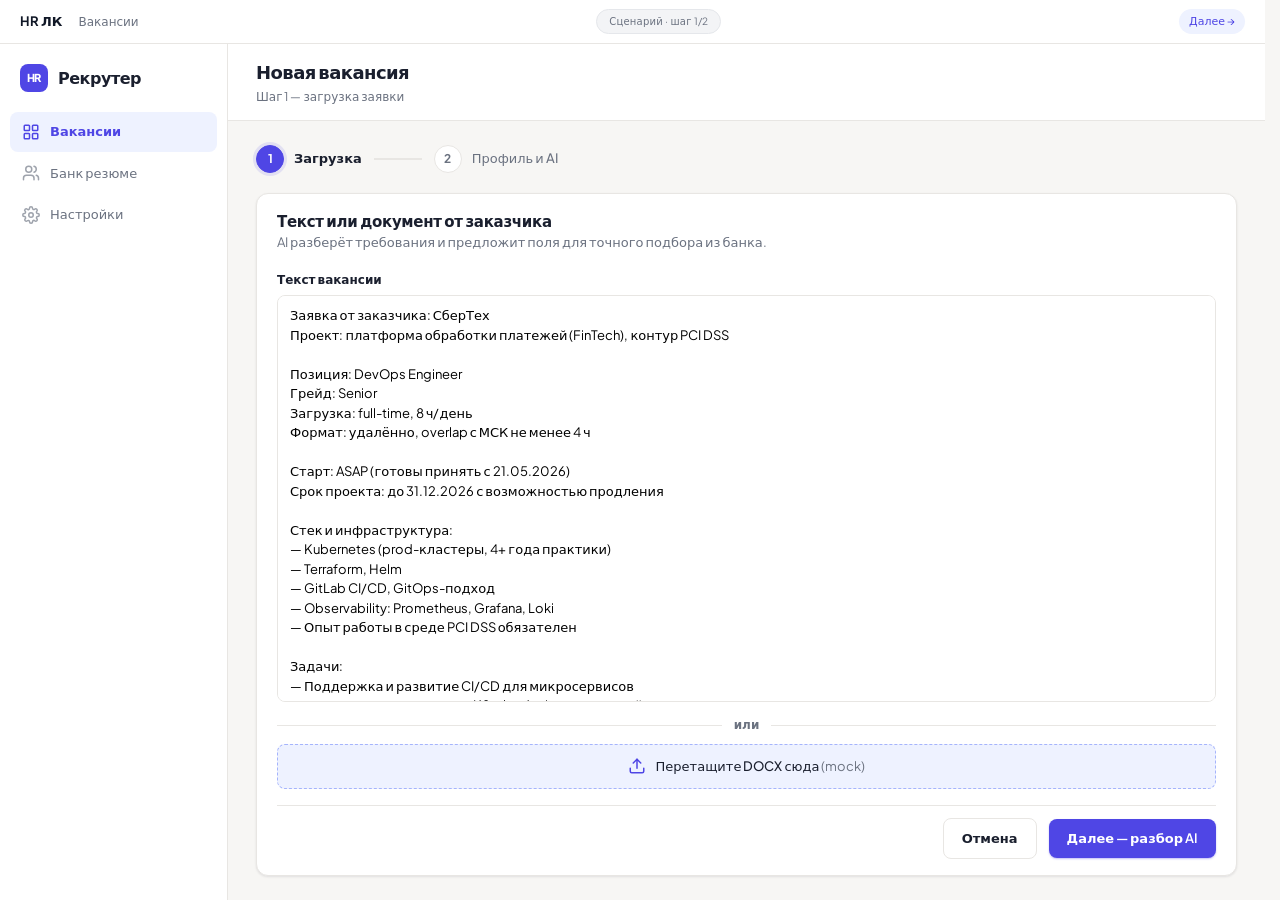
<file: vacancy-create-1.html>
<!DOCTYPE html>
<html lang="ru">
<head>
  <meta charset="UTF-8">
  <meta name="viewport" content="width=device-width, initial-scale=1.0">
  <title>Создание вакансии — шаг 1</title>
  <link rel="stylesheet" href="styles.css?v=mock2">
</head>
<body>
  <div class="mock-nav">
    <span class="brand">HR ЛК</span>
    <a href="dashboard.html">Вакансии</a>
    <span class="tag">Сценарий · шаг 1/2</span>
    <div class="mock-nav__scenario"><a href="vacancy-create-2.html">Далее →</a></div>
  </div>

  <div class="layout">
    <aside class="sidebar">
      <div class="sidebar-logo">
        <span class="logo-mark">HR</span>
        Рекрутер
      </div>
      <nav>
        <a href="dashboard.html" class="active">
          <svg class="icon" viewBox="0 0 24 24"><rect x="3" y="3" width="7" height="7" rx="1"/><rect x="14" y="3" width="7" height="7" rx="1"/><rect x="3" y="14" width="7" height="7" rx="1"/><rect x="14" y="14" width="7" height="7" rx="1"/></svg>
          Вакансии
        </a>
        <a href="resume-bank-calendar.html">
          <svg class="icon" viewBox="0 0 24 24"><path d="M16 21v-2a4 4 0 0 0-4-4H6a4 4 0 0 0-4 4v2"/><circle cx="9" cy="7" r="4"/><path d="M22 21v-2a4 4 0 0 0-3-3.87"/><path d="M16 3.13a4 4 0 0 1 0 7.75"/></svg>
          Банк резюме
        </a>
        <a href="#">
          <svg class="icon" viewBox="0 0 24 24"><path d="M12 15a3 3 0 1 0 0-6 3 3 0 0 0 0 6Z"/><path d="M19.4 15a1.65 1.65 0 0 0 .33 1.82l.06.06a2 2 0 1 1-2.83 2.83l-.06-.06a1.65 1.65 0 0 0-1.82-.33 1.65 1.65 0 0 0-1 1.51V21a2 2 0 1 1-4 0v-.09A1.65 1.65 0 0 0 9 19.4a1.65 1.65 0 0 0-1.82.33l-.06.06a2 2 0 1 1-2.83-2.83l.06-.06A1.65 1.65 0 0 0 4.68 15a1.65 1.65 0 0 0-1.51-1H3a2 2 0 1 1 0-4h.09A1.65 1.65 0 0 0 4.6 9a1.65 1.65 0 0 0-.33-1.82l-.06-.06a2 2 0 1 1 2.83-2.83l.06.06A1.65 1.65 0 0 0 9 4.68a1.65 1.65 0 0 0 1-1.51V3a2 2 0 1 1 4 0v.09a1.65 1.65 0 0 0 1 1.51 1.65 1.65 0 0 0 1.82-.33l.06-.06a2 2 0 1 1 2.83 2.83l-.06.06A1.65 1.65 0 0 0 19.4 9a1.65 1.65 0 0 0 1.51 1H21a2 2 0 1 1 0 4h-.09a1.65 1.65 0 0 0-1.51 1Z"/></svg>
          Настройки
        </a>
      </nav>
    </aside>
    <div class="main">
      <header class="topbar"><div><h1>Новая вакансия</h1><div class="breadcrumb">Шаг 1 — загрузка заявки</div></div></header>
      <div class="content content--wizard">
        <div class="wizard">
          <nav class="wizard__rail" aria-label="Шаги создания вакансии">
            <div class="wizard__step is-active">
              <span class="wizard__step-num">1</span>
              <span class="wizard__step-label">Загрузка</span>
            </div>
            <div class="wizard__connector" aria-hidden="true"></div>
            <div class="wizard__step is-pending">
              <span class="wizard__step-num">2</span>
              <span class="wizard__step-label">Профиль и AI</span>
            </div>
          </nav>
          <div class="wizard-panel">
            <div class="wizard-panel__head">
              <h2>Текст или документ от заказчика</h2>
              <p class="wizard-panel__hint">AI разберёт требования и предложит поля для точного подбора из банка.</p>
            </div>
            <form class="wizard-panel__body wizard-panel__body--upload" data-mock-wizard-form onsubmit="return false">
              <div class="field field--grow">
                <label for="vacancy-text">Текст вакансии</label>
                <textarea id="vacancy-text" data-mock-vacancy-text placeholder="Вставьте текст заявки от заказчика…">Заявка от заказчика: СберТех
Проект: платформа обработки платежей (FinTech), контур PCI DSS

Позиция: DevOps Engineer
Грейд: Senior
Загрузка: full-time, 8 ч/день
Формат: удалённо, overlap с МСК не менее 4 ч

Старт: ASAP (готовы принять с 21.05.2026)
Срок проекта: до 31.12.2026 с возможностью продления

Стек и инфраструктура:
— Kubernetes (prod-кластеры, 4+ года практики)
— Terraform, Helm
— GitLab CI/CD, GitOps-подход
— Observability: Prometheus, Grafana, Loki
— Опыт работы в среде PCI DSS обязателен

Задачи:
— Поддержка и развитие CI/CD для микросервисов
— Автоматизация деплоя в K8s, hardening окружений
— Участие в инцидентах и postmortem, on-call по ротации
— Сопровождение релизов совместно с разработкой и ИБ

Требования к кандидату:
— Senior, уверенный Linux, сеть, troubleshooting
— Опыт FinTech / банковских проектов приветствуется
— Английский B1+ (переписка с вендорами)
— Готовность к security-review и аудитам

Дедлайн на первые профили: 24.05.2026
Приоритет: высокий</textarea>
              </div>
              <div class="field field--shrink">
                <div class="upload-or" aria-hidden="true"><span>или</span></div>
                <div class="drop-zone drop-zone--compact">
                  <svg class="icon drop-zone__icon" viewBox="0 0 24 24" aria-hidden="true"><path d="M21 15v4a2 2 0 0 1-2 2H5a2 2 0 0 1-2-2v-4"/><polyline points="17 8 12 3 7 8"/><line x1="12" y1="3" x2="12" y2="15"/></svg>
                  <span>Перетащите DOCX сюда <span class="drop-zone__mock">(mock)</span></span>
                </div>
              </div>
            </form>
            <div class="wizard-panel__foot">
              <div class="wizard-panel__foot-actions">
                <a href="dashboard.html" class="btn btn-secondary">Отмена</a>
                <a href="vacancy-create-2.html" class="btn btn-primary" data-mock-wizard-next>Далее — разбор AI</a>
              </div>
            </div>
          </div>
        </div>
      </div>
    </div>
  </div>
  <script src="mock-data.js"></script>
  <script src="mock.js"></script>
</body>
</html>
</file>
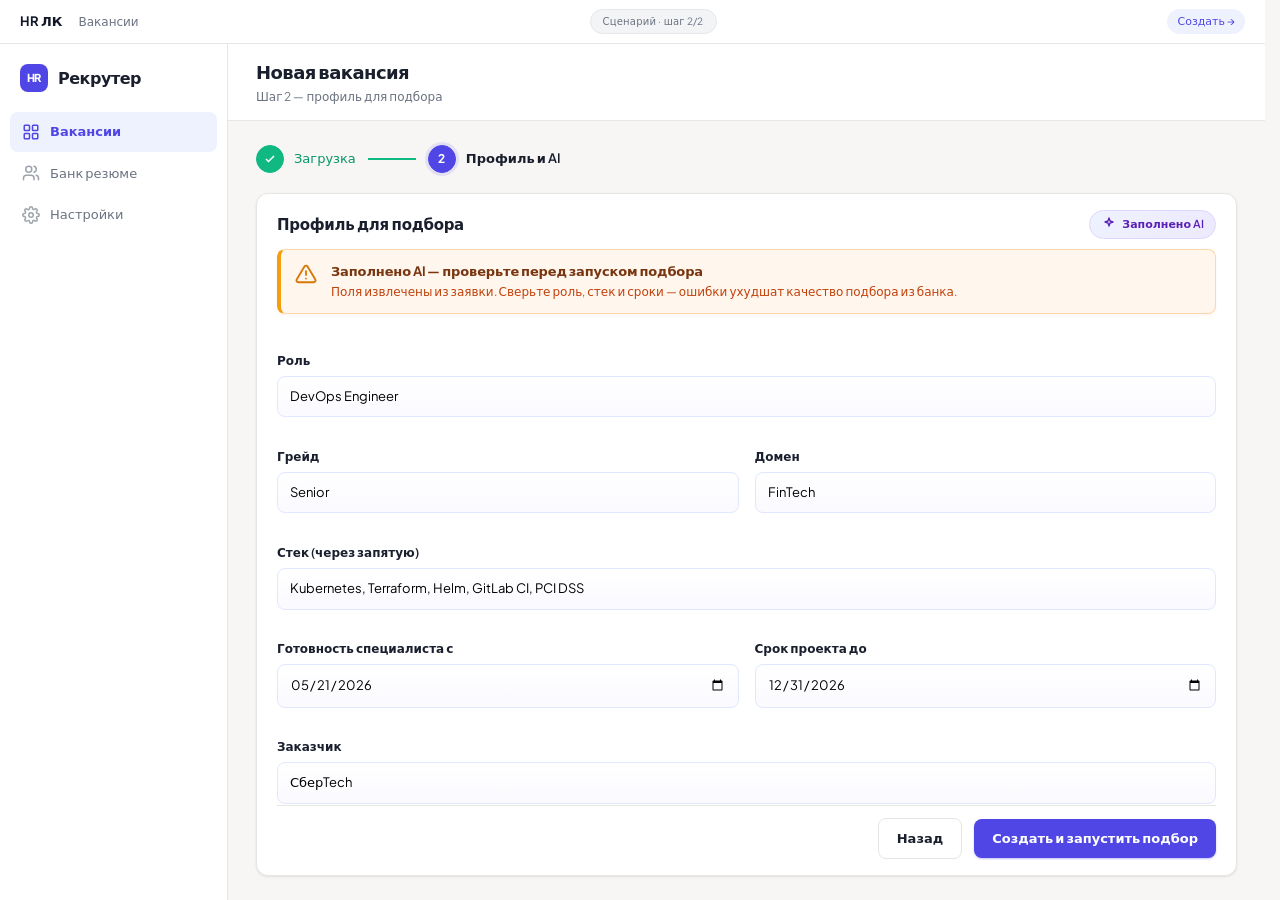
<file: vacancy-create-2.html>
<!DOCTYPE html>
<html lang="ru">
<head>
  <meta charset="UTF-8">
  <meta name="viewport" content="width=device-width, initial-scale=1.0">
  <title>Создание вакансии — шаг 2</title>
  <link rel="stylesheet" href="styles.css?v=mock2">
</head>
<body>
  <div class="mock-nav">
    <span class="brand">HR ЛК</span>
    <a href="dashboard.html">Вакансии</a>
    <span class="tag">Сценарий · шаг 2/2</span>
    <div class="mock-nav__scenario"><a href="vacancy-funnel-empty.html">Создать →</a></div>
  </div>

  <div class="layout">
    <aside class="sidebar">
      <div class="sidebar-logo">
        <span class="logo-mark">HR</span>
        Рекрутер
      </div>
      <nav>
        <a href="dashboard.html" class="active">
          <svg class="icon" viewBox="0 0 24 24"><rect x="3" y="3" width="7" height="7" rx="1"/><rect x="14" y="3" width="7" height="7" rx="1"/><rect x="3" y="14" width="7" height="7" rx="1"/><rect x="14" y="14" width="7" height="7" rx="1"/></svg>
          Вакансии
        </a>
        <a href="resume-bank-calendar.html">
          <svg class="icon" viewBox="0 0 24 24"><path d="M16 21v-2a4 4 0 0 0-4-4H6a4 4 0 0 0-4 4v2"/><circle cx="9" cy="7" r="4"/><path d="M22 21v-2a4 4 0 0 0-3-3.87"/><path d="M16 3.13a4 4 0 0 1 0 7.75"/></svg>
          Банк резюме
        </a>
        <a href="#">
          <svg class="icon" viewBox="0 0 24 24"><path d="M12 15a3 3 0 1 0 0-6 3 3 0 0 0 0 6Z"/><path d="M19.4 15a1.65 1.65 0 0 0 .33 1.82l.06.06a2 2 0 1 1-2.83 2.83l-.06-.06a1.65 1.65 0 0 0-1.82-.33 1.65 1.65 0 0 0-1 1.51V21a2 2 0 1 1-4 0v-.09A1.65 1.65 0 0 0 9 19.4a1.65 1.65 0 0 0-1.82.33l-.06.06a2 2 0 1 1-2.83-2.83l.06-.06A1.65 1.65 0 0 0 4.68 15a1.65 1.65 0 0 0-1.51-1H3a2 2 0 1 1 0-4h.09A1.65 1.65 0 0 0 4.6 9a1.65 1.65 0 0 0-.33-1.82l-.06-.06a2 2 0 1 1 2.83-2.83l.06.06A1.65 1.65 0 0 0 9 4.68a1.65 1.65 0 0 0 1-1.51V3a2 2 0 1 1 4 0v.09a1.65 1.65 0 0 0 1 1.51 1.65 1.65 0 0 0 1.82-.33l.06-.06a2 2 0 1 1 2.83 2.83l-.06.06A1.65 1.65 0 0 0 19.4 9a1.65 1.65 0 0 0 1.51 1H21a2 2 0 1 1 0 4h-.09a1.65 1.65 0 0 0-1.51 1Z"/></svg>
          Настройки
        </a>
      </nav>
    </aside>
    <div class="main">
      <header class="topbar"><div><h1>Новая вакансия</h1><div class="breadcrumb">Шаг 2 — профиль для подбора</div></div></header>
      <div class="content content--wizard">
        <div class="wizard">
          <nav class="wizard__rail" aria-label="Шаги создания вакансии">
            <div class="wizard__step is-done">
              <span class="wizard__step-num">1</span>
              <span class="wizard__step-label">Загрузка</span>
            </div>
            <div class="wizard__connector" aria-hidden="true"></div>
            <div class="wizard__step is-active">
              <span class="wizard__step-num">2</span>
              <span class="wizard__step-label">Профиль и AI</span>
            </div>
          </nav>
          <div class="wizard-panel">
            <div class="wizard-panel__head">
              <div class="wizard-panel__title-row">
                <h2>Профиль для подбора</h2>
                <span class="badge badge-ai">
                  <svg class="icon icon-sm" viewBox="0 0 24 24" aria-hidden="true"><path d="M12 3l1.5 4.5L18 9l-4.5 1.5L12 15l-1.5-4.5L6 9l4.5-1.5L12 3z"/></svg>
                  Заполнено AI
                </span>
              </div>
              <div class="ai-warning-banner ai-warning-banner--wizard" role="status" aria-live="polite">
                <svg class="icon icon-lg" viewBox="0 0 24 24" aria-hidden="true"><path d="M10.29 3.86 1.82 18a2 2 0 0 0 1.71 3h16.94a2 2 0 0 0 1.71-3L13.71 3.86a2 2 0 0 0-3.42 0z"/><line x1="12" y1="9" x2="12" y2="13"/><line x1="12" y1="17" x2="12.01" y2="17"/></svg>
                <div>
                  <strong>Заполнено AI — проверьте перед запуском подбора</strong>
                  Поля извлечены из заявки. Сверьте роль, стек и сроки — ошибки ухудшат качество подбора из банка.
                </div>
              </div>
            </div>
            <form class="wizard-grid wizard-grid--ai-filled wizard-panel__body" data-mock-wizard-form>
              <div class="field field--full">
                <label for="role">Роль</label>
                <input type="text" id="role" required value="DevOps Engineer">
              </div>
              <div class="field">
                <label for="grade">Грейд</label>
                <input type="text" id="grade" required value="Senior">
              </div>
              <div class="field">
                <label for="domain">Домен</label>
                <input type="text" id="domain" required value="FinTech">
              </div>
              <div class="field field--full">
                <label for="stack">Стек (через запятую)</label>
                <input type="text" id="stack" required value="Kubernetes, Terraform, Helm, GitLab CI, PCI DSS">
              </div>
              <div class="field">
                <label for="start-from">Готовность специалиста с</label>
                <input type="date" id="start-from" required value="2026-05-21">
              </div>
              <div class="field">
                <label for="project-until">Срок проекта до</label>
                <input type="date" id="project-until" required value="2026-12-31">
              </div>
              <div class="field field--full">
                <label for="client">Заказчик</label>
                <input type="text" id="client" required value="СберTech">
              </div>
            </form>
            <div class="wizard-panel__foot">
              <div class="wizard-panel__foot-actions">
                <a href="vacancy-create-1.html" class="btn btn-secondary">Назад</a>
                <a href="vacancy-funnel-empty.html" class="btn btn-primary">Создать и запустить подбор</a>
              </div>
            </div>
          </div>
        </div>
      </div>
    </div>
  </div>
  <script src="mock-data.js"></script>
  <script src="mock.js"></script>
</body>
</html>
</file>
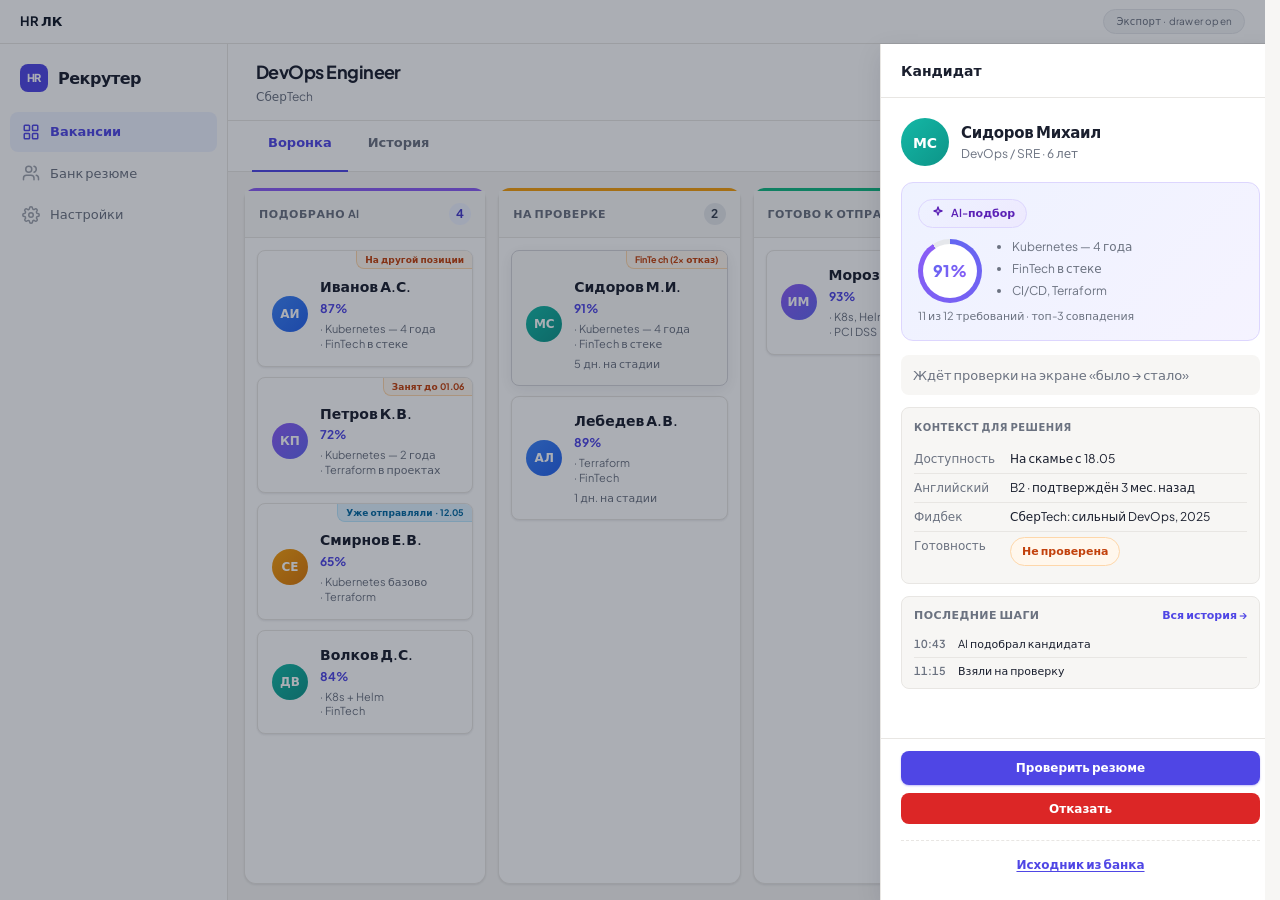
<file: vacancy-drawer-open.html>
<!DOCTYPE html>
<html lang="ru">
<head>
  <meta charset="UTF-8">
  <meta name="viewport" content="width=device-width, initial-scale=1.0">
  <title>Воронка — drawer открыт</title>
  <link rel="stylesheet" href="styles.css?v=mock2">
</head>
<body class="drawer--open">
  <div class="mock-nav"><span class="brand">HR ЛК</span><span class="tag">Экспорт · drawer open</span></div>
  <div class="layout">
    <aside class="sidebar">
      <div class="sidebar-logo">
        <span class="logo-mark">HR</span>
        Рекрутер
      </div>
      <nav>
        <a href="dashboard.html" class="active">
          <svg class="icon" viewBox="0 0 24 24"><rect x="3" y="3" width="7" height="7" rx="1"/><rect x="14" y="3" width="7" height="7" rx="1"/><rect x="3" y="14" width="7" height="7" rx="1"/><rect x="14" y="14" width="7" height="7" rx="1"/></svg>
          Вакансии
        </a>
        <a href="resume-bank-calendar.html">
          <svg class="icon" viewBox="0 0 24 24"><path d="M16 21v-2a4 4 0 0 0-4-4H6a4 4 0 0 0-4 4v2"/><circle cx="9" cy="7" r="4"/><path d="M22 21v-2a4 4 0 0 0-3-3.87"/><path d="M16 3.13a4 4 0 0 1 0 7.75"/></svg>
          Банк резюме
        </a>
        <a href="#">
          <svg class="icon" viewBox="0 0 24 24"><path d="M12 15a3 3 0 1 0 0-6 3 3 0 0 0 0 6Z"/><path d="M19.4 15a1.65 1.65 0 0 0 .33 1.82l.06.06a2 2 0 1 1-2.83 2.83l-.06-.06a1.65 1.65 0 0 0-1.82-.33 1.65 1.65 0 0 0-1 1.51V21a2 2 0 1 1-4 0v-.09A1.65 1.65 0 0 0 9 19.4a1.65 1.65 0 0 0-1.82.33l-.06.06a2 2 0 1 1-2.83-2.83l.06-.06A1.65 1.65 0 0 0 4.68 15a1.65 1.65 0 0 0-1.51-1H3a2 2 0 1 1 0-4h.09A1.65 1.65 0 0 0 4.6 9a1.65 1.65 0 0 0-.33-1.82l-.06-.06a2 2 0 1 1 2.83-2.83l.06.06A1.65 1.65 0 0 0 9 4.68a1.65 1.65 0 0 0 1-1.51V3a2 2 0 1 1 4 0v.09a1.65 1.65 0 0 0 1 1.51 1.65 1.65 0 0 0 1.82-.33l.06-.06a2 2 0 1 1 2.83 2.83l-.06.06A1.65 1.65 0 0 0 19.4 9a1.65 1.65 0 0 0 1.51 1H21a2 2 0 1 1 0 4h-.09a1.65 1.65 0 0 0-1.51 1Z"/></svg>
          Настройки
        </a>
      </nav>
    </aside>
    <div class="main">
      <header class="topbar"><div><h1>DevOps Engineer</h1><div class="breadcrumb">СберTech</div></div></header>
      <nav class="vacancy-tabs vacancy-tabs--board" aria-label="Раздел вакансии">
        <div class="vacancy-tabs__nav">
          <a href="vacancy.html" class="vacancy-tabs__item active">Воронка</a>
          <a href="vacancy-card.html" class="vacancy-tabs__item">История</a>
        </div>
        <div class="vacancy-tabs__actions" data-mock-funnel-toolbar></div>
      </nav>
      <div class="content content--flush funnel-layout">
        <div class="pipeline pipeline--full" data-mock-pipeline-render></div>
      </div>
    </div>
  </div>
  <div class="drawer-overlay is-open" data-mock-drawer-overlay></div>
  <aside class="drawer is-open" data-mock-drawer>
    <div class="drawer__head"><strong>Кандидат</strong></div>
    <div class="drawer__body" data-mock-drawer-content></div>
  </aside>
  <script src="mock-data.js"></script>
  <script src="mock.js"></script>
  <script>
    document.addEventListener('DOMContentLoaded', function () {
      var card = document.querySelector('[data-candidate="sidorov"]');
      if (card) card.classList.add('selected');
    });
  </script>
</body>
</html>
</file>
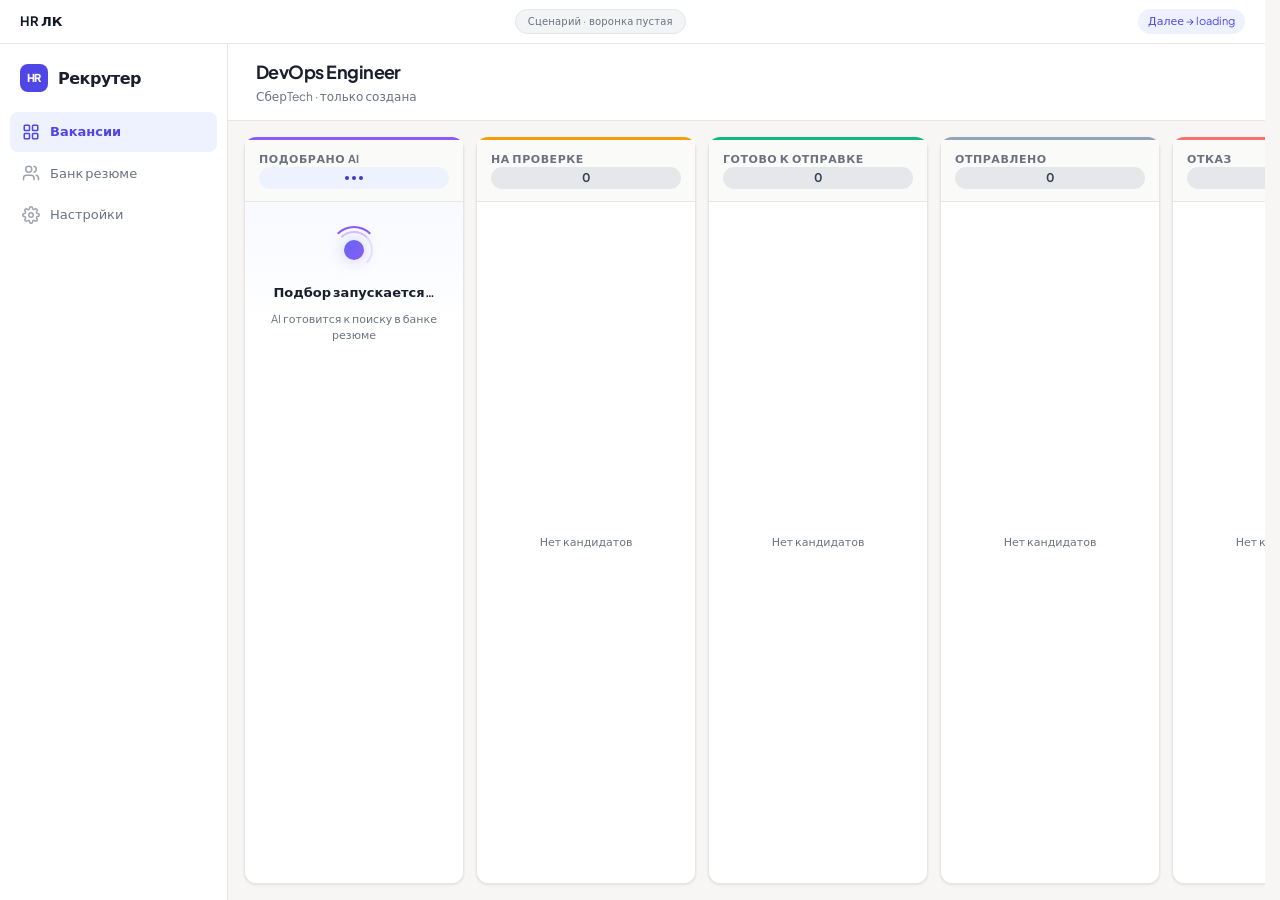
<file: vacancy-funnel-empty.html>
<!DOCTYPE html>
<html lang="ru">
<head>
  <meta charset="UTF-8">
  <meta name="viewport" content="width=device-width, initial-scale=1.0">
  <title>Воронка — пустая</title>
  <link rel="stylesheet" href="styles.css?v=mock2">
</head>
<body>
  <div class="mock-nav">
    <span class="brand">HR ЛК</span>
    <span class="tag">Сценарий · воронка пустая</span>
    <div class="mock-nav__scenario"><a href="vacancy-funnel-loading.html">Далее → loading</a></div>
  </div>
  <div class="layout">
    <aside class="sidebar">
      <div class="sidebar-logo">
        <span class="logo-mark">HR</span>
        Рекрутер
      </div>
      <nav>
        <a href="dashboard.html" class="active">
          <svg class="icon" viewBox="0 0 24 24"><rect x="3" y="3" width="7" height="7" rx="1"/><rect x="14" y="3" width="7" height="7" rx="1"/><rect x="3" y="14" width="7" height="7" rx="1"/><rect x="14" y="14" width="7" height="7" rx="1"/></svg>
          Вакансии
        </a>
        <a href="resume-bank-calendar.html">
          <svg class="icon" viewBox="0 0 24 24"><path d="M16 21v-2a4 4 0 0 0-4-4H6a4 4 0 0 0-4 4v2"/><circle cx="9" cy="7" r="4"/><path d="M22 21v-2a4 4 0 0 0-3-3.87"/><path d="M16 3.13a4 4 0 0 1 0 7.75"/></svg>
          Банк резюме
        </a>
        <a href="#">
          <svg class="icon" viewBox="0 0 24 24"><path d="M12 15a3 3 0 1 0 0-6 3 3 0 0 0 0 6Z"/><path d="M19.4 15a1.65 1.65 0 0 0 .33 1.82l.06.06a2 2 0 1 1-2.83 2.83l-.06-.06a1.65 1.65 0 0 0-1.82-.33 1.65 1.65 0 0 0-1 1.51V21a2 2 0 1 1-4 0v-.09A1.65 1.65 0 0 0 9 19.4a1.65 1.65 0 0 0-1.82.33l-.06.06a2 2 0 1 1-2.83-2.83l.06-.06A1.65 1.65 0 0 0 4.68 15a1.65 1.65 0 0 0-1.51-1H3a2 2 0 1 1 0-4h.09A1.65 1.65 0 0 0 4.6 9a1.65 1.65 0 0 0-.33-1.82l-.06-.06a2 2 0 1 1 2.83-2.83l.06.06A1.65 1.65 0 0 0 9 4.68a1.65 1.65 0 0 0 1-1.51V3a2 2 0 1 1 4 0v.09a1.65 1.65 0 0 0 1 1.51 1.65 1.65 0 0 0 1.82-.33l.06-.06a2 2 0 1 1 2.83 2.83l-.06.06A1.65 1.65 0 0 0 19.4 9a1.65 1.65 0 0 0 1.51 1H21a2 2 0 1 1 0 4h-.09a1.65 1.65 0 0 0-1.51 1Z"/></svg>
          Настройки
        </a>
      </nav>
    </aside>
    <div class="main">
      <header class="topbar"><div><h1>DevOps Engineer</h1><div class="breadcrumb">СберTech · только создана</div></div></header>
      <div class="content content--flush funnel-layout">
        <div class="pipeline pipeline--full">
          <div class="pipeline-col pipeline-col--ai pipeline-col--loading">
            <div class="pipeline-col__head"><h3>Подобрано AI</h3><span class="count-badge count-badge--loading"><span class="count-badge__dots"><span></span><span></span><span></span></span></span></div>
            <div class="pipeline-col__body">
              <div class="funnel-loader">
                <div class="funnel-loader__status">
                  <div class="funnel-loader__orb" aria-hidden="true">
                    <span class="funnel-loader__orb-ring"></span>
                    <span class="funnel-loader__orb-ring funnel-loader__orb-ring--delay"></span>
                    <span class="funnel-loader__orb-core"></span>
                  </div>
                  <p class="funnel-loader__title">Подбор запускается…</p>
                  <p class="funnel-loader__subtitle">AI готовится к поиску в банке резюме</p>
                </div>
              </div>
            </div>
          </div>
          <div class="pipeline-col pipeline-col--review"><div class="pipeline-col__head"><h3>На проверке</h3><span class="count-badge">0</span></div><div class="pipeline-col__body pipeline-col__body--empty"><div class="pipeline-empty-state"><p>Нет кандидатов</p></div></div></div>
          <div class="pipeline-col pipeline-col--ready"><div class="pipeline-col__head"><div><h3>Готово к отправке</h3></div><span class="count-badge">0</span></div><div class="pipeline-col__body pipeline-col__body--empty"><div class="pipeline-empty-state"><p>Нет кандидатов</p></div></div></div>
          <div class="pipeline-col pipeline-col--sent"><div class="pipeline-col__head"><h3>Отправлено</h3><span class="count-badge">0</span></div><div class="pipeline-col__body pipeline-col__body--empty"><div class="pipeline-empty-state"><p>Нет кандидатов</p></div></div></div>
          <div class="pipeline-col pipeline-col--reject"><div class="pipeline-col__head"><h3>Отказ</h3><span class="count-badge">0</span></div><div class="pipeline-col__body pipeline-col__body--empty"><div class="pipeline-empty-state"><p>Нет кандидатов</p></div></div></div>
        </div>
      </div>
    </div>
  </div>
</body>
</html>
</file>
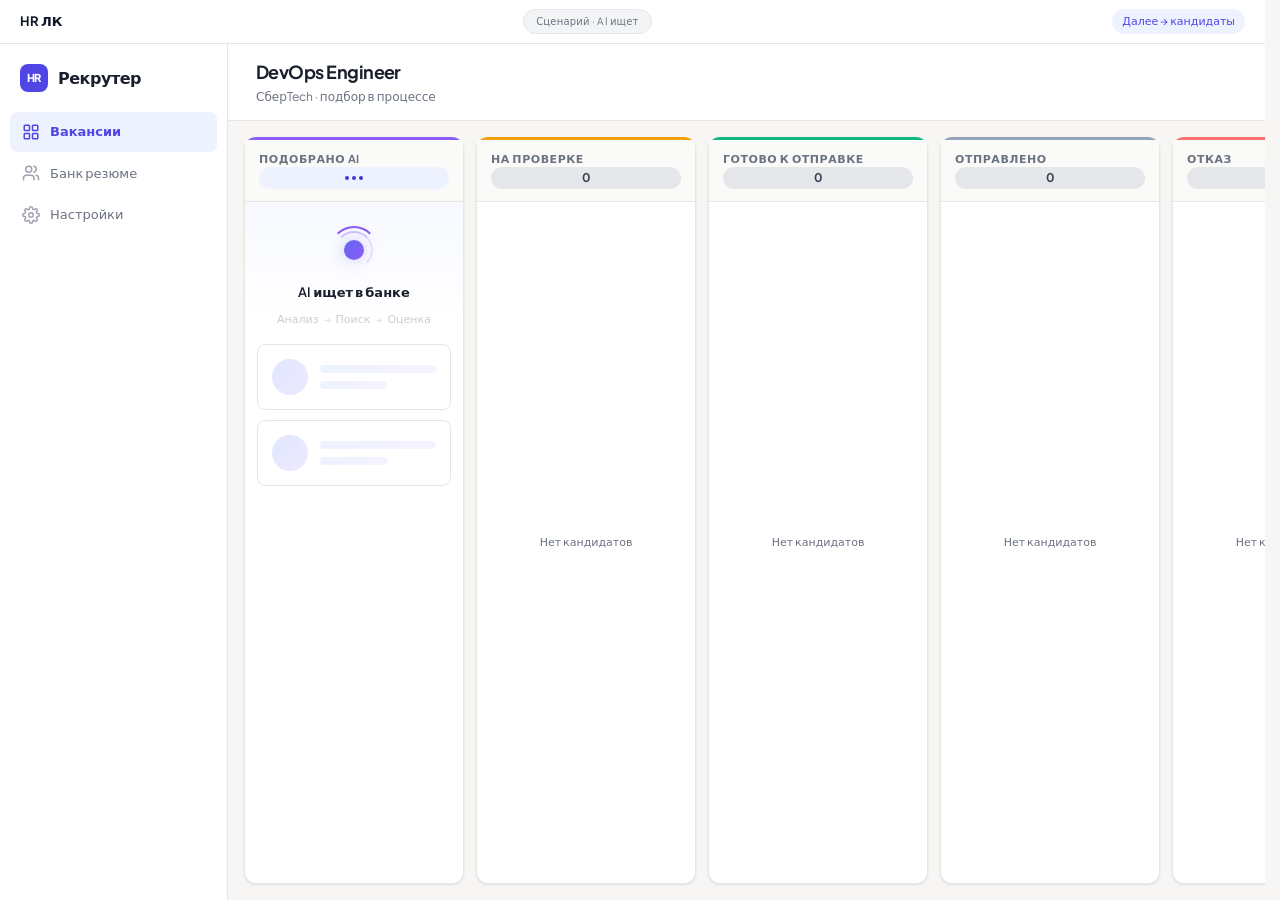
<file: vacancy-funnel-loading.html>
<!DOCTYPE html>
<html lang="ru">
<head>
  <meta charset="UTF-8">
  <meta name="viewport" content="width=device-width, initial-scale=1.0">
  <title>Воронка — AI ищет</title>
  <link rel="stylesheet" href="styles.css?v=mock2">
</head>
<body>
  <div class="mock-nav">
    <span class="brand">HR ЛК</span>
    <span class="tag">Сценарий · AI ищет</span>
    <div class="mock-nav__scenario"><a href="vacancy.html">Далее → кандидаты</a></div>
  </div>
  <div class="layout">
    <aside class="sidebar">
      <div class="sidebar-logo">
        <span class="logo-mark">HR</span>
        Рекрутер
      </div>
      <nav>
        <a href="dashboard.html" class="active">
          <svg class="icon" viewBox="0 0 24 24"><rect x="3" y="3" width="7" height="7" rx="1"/><rect x="14" y="3" width="7" height="7" rx="1"/><rect x="3" y="14" width="7" height="7" rx="1"/><rect x="14" y="14" width="7" height="7" rx="1"/></svg>
          Вакансии
        </a>
        <a href="resume-bank-calendar.html">
          <svg class="icon" viewBox="0 0 24 24"><path d="M16 21v-2a4 4 0 0 0-4-4H6a4 4 0 0 0-4 4v2"/><circle cx="9" cy="7" r="4"/><path d="M22 21v-2a4 4 0 0 0-3-3.87"/><path d="M16 3.13a4 4 0 0 1 0 7.75"/></svg>
          Банк резюме
        </a>
        <a href="#">
          <svg class="icon" viewBox="0 0 24 24"><path d="M12 15a3 3 0 1 0 0-6 3 3 0 0 0 0 6Z"/><path d="M19.4 15a1.65 1.65 0 0 0 .33 1.82l.06.06a2 2 0 1 1-2.83 2.83l-.06-.06a1.65 1.65 0 0 0-1.82-.33 1.65 1.65 0 0 0-1 1.51V21a2 2 0 1 1-4 0v-.09A1.65 1.65 0 0 0 9 19.4a1.65 1.65 0 0 0-1.82.33l-.06.06a2 2 0 1 1-2.83-2.83l.06-.06A1.65 1.65 0 0 0 4.68 15a1.65 1.65 0 0 0-1.51-1H3a2 2 0 1 1 0-4h.09A1.65 1.65 0 0 0 4.6 9a1.65 1.65 0 0 0-.33-1.82l-.06-.06a2 2 0 1 1 2.83-2.83l.06.06A1.65 1.65 0 0 0 9 4.68a1.65 1.65 0 0 0 1-1.51V3a2 2 0 1 1 4 0v.09a1.65 1.65 0 0 0 1 1.51 1.65 1.65 0 0 0 1.82-.33l.06-.06a2 2 0 1 1 2.83 2.83l-.06.06A1.65 1.65 0 0 0 19.4 9a1.65 1.65 0 0 0 1.51 1H21a2 2 0 1 1 0 4h-.09a1.65 1.65 0 0 0-1.51 1Z"/></svg>
          Настройки
        </a>
      </nav>
    </aside>
    <div class="main">
      <header class="topbar"><div><h1>DevOps Engineer</h1><div class="breadcrumb">СберTech · подбор в процессе</div></div></header>
      <div class="content content--flush funnel-layout">
        <div class="pipeline pipeline--full">
          <div class="pipeline-col pipeline-col--ai pipeline-col--loading">
            <div class="pipeline-col__head"><h3>Подобрано AI</h3><span class="count-badge count-badge--loading"><span class="count-badge__dots"><span></span><span></span><span></span></span></span></div>
            <div class="pipeline-col__body">
              <div class="funnel-loader">
                <div class="funnel-loader__status">
                  <div class="funnel-loader__orb" aria-hidden="true">
                    <span class="funnel-loader__orb-ring"></span>
                    <span class="funnel-loader__orb-ring funnel-loader__orb-ring--delay"></span>
                    <span class="funnel-loader__orb-core"></span>
                  </div>
                  <p class="funnel-loader__title">AI ищет в банке</p>
                  <div class="funnel-loader__steps" aria-hidden="true">
                    <span class="funnel-loader__step">Анализ</span>
                    <span class="funnel-loader__step-sep">→</span>
                    <span class="funnel-loader__step">Поиск</span>
                    <span class="funnel-loader__step-sep">→</span>
                    <span class="funnel-loader__step">Оценка</span>
                  </div>
                </div>
                <div class="funnel-loader__skeletons" aria-hidden="true">
                  <div class="funnel-skeleton-card">
                    <div class="funnel-skeleton-card__avatar"></div>
                    <div class="funnel-skeleton-card__lines">
                      <div class="funnel-skeleton-card__line"></div>
                      <div class="funnel-skeleton-card__line funnel-skeleton-card__line--short"></div>
                    </div>
                  </div>
                  <div class="funnel-skeleton-card">
                    <div class="funnel-skeleton-card__avatar"></div>
                    <div class="funnel-skeleton-card__lines">
                      <div class="funnel-skeleton-card__line"></div>
                      <div class="funnel-skeleton-card__line funnel-skeleton-card__line--short"></div>
                    </div>
                  </div>
                </div>
              </div>
            </div>
          </div>
          <div class="pipeline-col pipeline-col--review"><div class="pipeline-col__head"><h3>На проверке</h3><span class="count-badge">0</span></div><div class="pipeline-col__body pipeline-col__body--empty"><div class="pipeline-empty-state"><p>Нет кандидатов</p></div></div></div>
          <div class="pipeline-col pipeline-col--ready"><div class="pipeline-col__head"><h3>Готово к отправке</h3><span class="count-badge">0</span></div><div class="pipeline-col__body pipeline-col__body--empty"><div class="pipeline-empty-state"><p>Нет кандидатов</p></div></div></div>
          <div class="pipeline-col pipeline-col--sent"><div class="pipeline-col__head"><h3>Отправлено</h3><span class="count-badge">0</span></div><div class="pipeline-col__body pipeline-col__body--empty"><div class="pipeline-empty-state"><p>Нет кандидатов</p></div></div></div>
          <div class="pipeline-col pipeline-col--reject"><div class="pipeline-col__head"><h3>Отказ</h3><span class="count-badge">0</span></div><div class="pipeline-col__body pipeline-col__body--empty"><div class="pipeline-empty-state"><p>Нет кандидатов</p></div></div></div>
        </div>
      </div>
    </div>
  </div>
</body>
</html>
</file>
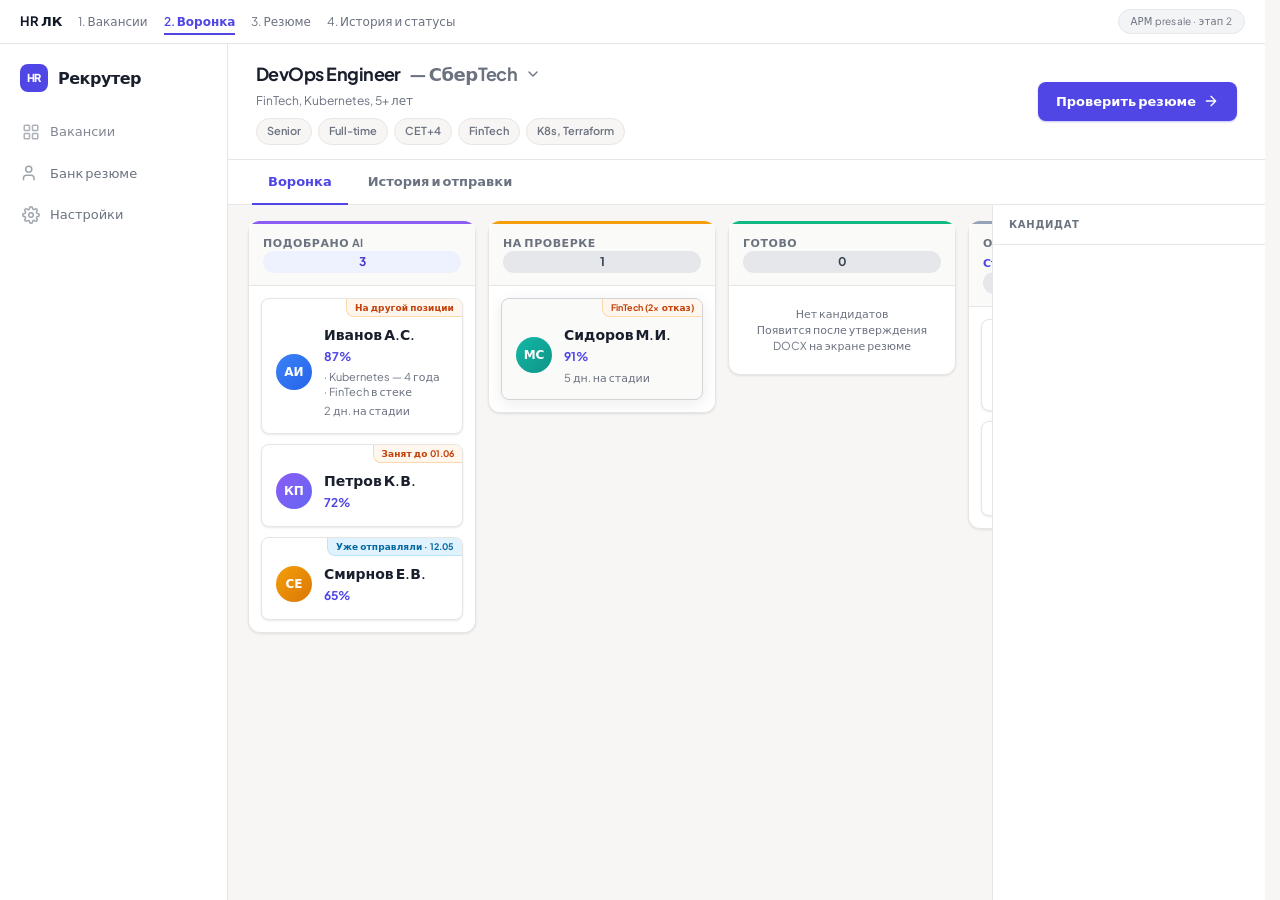
<file: vacancy.html>
<!DOCTYPE html>
<html lang="ru">
<head>
  <meta charset="UTF-8">
  <meta name="viewport" content="width=device-width, initial-scale=1.0">
  <title>Воронка — DevOps Engineer</title>
  <link rel="stylesheet" href="styles.css?v=mock1">
</head>
<body>
  <div class="mock-nav">
    <span class="brand">HR ЛК</span>
    <a href="dashboard.html">1. Вакансии</a>
    <a href="vacancy.html" class="active">2. Воронка</a>
    <a href="resume.html">3. Резюме</a>
    <a href="vacancy-card.html">4. История и статусы</a>
    <span class="tag">АРМ presale · этап 2</span>
  </div>

  <div class="layout">
    <aside class="sidebar">
      <div class="sidebar-logo">
        <span class="logo-mark">HR</span>
        Рекрутер
      </div>
      <nav>
        <a href="dashboard.html" class="sidebar-link--muted">
          <svg class="icon" viewBox="0 0 24 24"><rect x="3" y="3" width="7" height="7" rx="1"/><rect x="14" y="3" width="7" height="7" rx="1"/><rect x="3" y="14" width="7" height="7" rx="1"/><rect x="14" y="14" width="7" height="7" rx="1"/></svg>
          Вакансии
        </a>
        <a href="#" title="Загружается отдельно — предусловие MVP">
          <svg class="icon" viewBox="0 0 24 24"><path d="M16 21v-2a4 4 0 0 0-4-4H6a4 4 0 0 0-4 4v2"/><circle cx="9" cy="7" r="4"/></svg>
          Банк резюме
        </a>
        <a href="#">
          <svg class="icon" viewBox="0 0 24 24"><path d="M12 15a3 3 0 1 0 0-6 3 3 0 0 0 0 6Z"/><path d="M19.4 15a1.65 1.65 0 0 0 .33 1.82l.06.06a2 2 0 1 1-2.83 2.83l-.06-.06a1.65 1.65 0 0 0-1.82-.33 1.65 1.65 0 0 0-1 1.51V21a2 2 0 1 1-4 0v-.09A1.65 1.65 0 0 0 9 19.4a1.65 1.65 0 0 0-1.82.33l-.06.06a2 2 0 1 1-2.83-2.83l.06-.06A1.65 1.65 0 0 0 4.68 15a1.65 1.65 0 0 0-1.51-1H3a2 2 0 1 1 0-4h.09A1.65 1.65 0 0 0 4.6 9a1.65 1.65 0 0 0-.33-1.82l-.06-.06a2 2 0 1 1 2.83-2.83l.06.06A1.65 1.65 0 0 0 9 4.68a1.65 1.65 0 0 0 1-1.51V3a2 2 0 1 1 4 0v.09a1.65 1.65 0 0 0 1 1.51 1.65 1.65 0 0 0 1.82-.33l.06-.06a2 2 0 1 1 2.83 2.83l-.06.06A1.65 1.65 0 0 0 19.4 9a1.65 1.65 0 0 0 1.51 1H21a2 2 0 1 1 0 4h-.09a1.65 1.65 0 0 0-1.51 1Z"/></svg>
          Настройки
        </a>
      </nav>
    </aside>

    <div class="main">
      <header class="topbar">
        <div class="topbar__title">
          <details class="vacancy-switcher">
            <summary class="vacancy-switcher__trigger">
              <span class="vacancy-switcher__name">DevOps Engineer</span>
              <span class="vacancy-switcher__client">СберTech</span>
              <svg class="icon icon-sm vacancy-switcher__chevron" viewBox="0 0 24 24"><path d="M6 9l6 6 6-6"/></svg>
            </summary>
            <div class="vacancy-switcher__menu">
              <a href="vacancy.html" class="vacancy-switcher__item is-active">
                <span class="vacancy-switcher__item-title">DevOps Engineer</span>
                <span class="vacancy-switcher__item-meta">СберTech · 5 кандидатов</span>
              </a>
              <a href="#" class="vacancy-switcher__item">
                <span class="vacancy-switcher__item-title">Senior Java</span>
                <span class="vacancy-switcher__item-meta">Альфа-Банк · 3 кандидата</span>
              </a>
              <a href="#" class="vacancy-switcher__item">
                <span class="vacancy-switcher__item-title">QA Automation</span>
                <span class="vacancy-switcher__item-meta">Тинькофф · 2 кандидата</span>
              </a>
            </div>
          </details>
          <div class="breadcrumb">FinTech, Kubernetes, 5+ лет</div>
          <div class="brief-strip">
            <span class="brief-strip__item">Senior</span>
            <span class="brief-strip__item">Full-time</span>
            <span class="brief-strip__item">CET+4</span>
            <span class="brief-strip__item">FinTech</span>
            <span class="brief-strip__item">K8s, Terraform</span>
          </div>
        </div>
        <div class="topbar__actions">
          <a href="resume.html" class="btn btn-primary">
            Проверить резюме
            <svg class="icon icon-sm" viewBox="0 0 24 24"><path d="M5 12h14M12 5l7 7-7 7"/></svg>
          </a>
        </div>
      </header>

      <nav class="vacancy-tabs" aria-label="Раздел вакансии">
        <a href="vacancy.html" class="vacancy-tabs__item active">Воронка</a>
        <a href="vacancy-card.html" class="vacancy-tabs__item">История и отправки</a>
      </nav>

      <div class="content content--flush">
        <div class="three-pane three-pane--funnel">
          <div class="pane pane--pipeline">
            <div class="pipeline" data-mock-pipeline>
              <div class="pipeline-col pipeline-col--ai">
                <div class="pipeline-col__head">
                  <h3>Подобрано AI</h3>
                  <span class="count-badge">3</span>
                </div>
                <div class="pipeline-col__body">
                  <div class="candidate-card" data-candidate="ivanov" tabindex="0" role="button">
                    <span class="candidate-card__corner-tag candidate-card__corner-tag--warning">На другой позиции</span>
                    <div class="candidate-card__row">
                      <div class="avatar avatar--blue">АИ</div>
                      <div>
                        <div class="name">Иванов А.С.</div>
                        <div class="score"><span class="score-value">87%</span></div>
                        <ul class="candidate-card__reasons">
                          <li>Kubernetes — 4 года</li>
                          <li>FinTech в стеке</li>
                        </ul>
                        <div class="candidate-stage-time">2 дн. на стадии</div>
                      </div>
                    </div>
                  </div>
                  <div class="candidate-card candidate-card--blocked" data-candidate="petrov" tabindex="0" role="button">
                    <span class="candidate-card__corner-tag candidate-card__corner-tag--busy">Занят до 01.06</span>
                    <div class="candidate-card__row">
                      <div class="avatar avatar--violet">КП</div>
                      <div>
                        <div class="name">Петров К.В.</div>
                        <div class="score"><span class="score-value">72%</span></div>
                      </div>
                    </div>
                  </div>
                  <div class="candidate-card candidate-card--blocked" data-candidate="smirnov" tabindex="0" role="button">
                    <span class="candidate-card__corner-tag candidate-card__corner-tag--sent-before">Уже отправляли · 12.05</span>
                    <div class="candidate-card__row">
                      <div class="avatar avatar--amber">СЕ</div>
                      <div>
                        <div class="name">Смирнов Е.В.</div>
                        <div class="score"><span class="score-value">65%</span></div>
                      </div>
                    </div>
                  </div>
                </div>
              </div>
              <div class="pipeline-col pipeline-col--review">
                <div class="pipeline-col__head">
                  <h3>На проверке</h3>
                  <span class="count-badge">1</span>
                </div>
                <div class="pipeline-col__body">
                  <div class="candidate-card selected" data-candidate="sidorov" tabindex="0" role="button">
                    <span class="candidate-card__corner-tag candidate-card__corner-tag--warning">FinTech (2× отказ)</span>
                    <div class="candidate-card__row">
                      <div class="avatar avatar--teal">МС</div>
                      <div>
                        <div class="name">Сидоров М.И.</div>
                        <div class="score"><span class="score-value">91%</span></div>
                        <div class="candidate-stage-time">5 дн. на стадии</div>
                      </div>
                    </div>
                  </div>
                </div>
              </div>
              <div class="pipeline-col pipeline-col--ready">
                <div class="pipeline-col__head">
                  <h3>Готово</h3>
                  <span class="count-badge">0</span>
                </div>
                <div class="pipeline-col__body pipeline-col__body--empty">
                  <div class="pipeline-empty-state">
                    <p>Нет кандидатов</p>
                    <p>Появится после утверждения DOCX на экране резюме</p>
                  </div>
                </div>
              </div>
              <div class="pipeline-col pipeline-col--sent">
                <div class="pipeline-col__head">
                  <div class="pipeline-col__head-left">
                    <h3>Отправлено</h3>
                    <a href="vacancy-card.html#novikov" class="pipeline-col__link">Статусы →</a>
                  </div>
                  <span class="count-badge">2</span>
                </div>
                <div class="pipeline-col__body">
                  <div class="candidate-card" data-candidate="novikov" tabindex="0" role="button">
                    <div class="candidate-card__row">
                      <div class="avatar avatar--rose">ПН</div>
                      <div>
                        <div class="name">Новиков П.Е.</div>
                        <div class="score score--waiting">Ждём ответ 4 дн.</div>
                        <a href="vacancy-card.html#novikov" class="mini-activity__link">Статусы →</a>
                      </div>
                    </div>
                  </div>
                  <div class="candidate-card candidate-card--reject" data-candidate="kozlov" tabindex="0" role="button">
                    <span class="candidate-card__corner-tag candidate-card__corner-tag--reject">Отказ</span>
                    <div class="candidate-card__row">
                      <div class="avatar avatar--amber">ДК</div>
                      <div>
                        <div class="name">Козлов Д.А.</div>
                        <div class="candidate-stage-time">12 мая · не&nbsp;подошёл стек</div>
                      </div>
                    </div>
                  </div>
                </div>
              </div>
            </div>
          </div>

          <div class="pane">
            <div class="pane-header">Кандидат</div>
            <div class="detail-panel" data-mock-detail-panel>
              <!-- filled by mock.js -->
            </div>
          </div>
        </div>
      </div>
    </div>
  </div>

  <script src="mock.js"></script>
</body>
</html>
</file>
<file: styles.css>
@import url('https://fonts.googleapis.com/css2?family=Plus+Jakarta+Sans:wght@400;500;600;700&display=swap');

:root {
  --bg: #f7f6f4;
  --surface: #ffffff;
  --border: #e8e6e3;
  --text: #1a1f2e;
  --text-muted: #6b7280;
  --primary: #4f46e5;
  --primary-hover: #4338ca;
  --primary-soft: #eef2ff;
  --sidebar-bg: #ffffff;
  --sidebar-text: #6b7280;
  --sidebar-active: #111827;
  --success: #059669;
  --warning: #d97706;
  --danger: #dc2626;
  --ai: #6366f1;
  --ai-end: #8b5cf6;
  --ai-soft: linear-gradient(135deg, #eef2ff 0%, #f5f3ff 100%);
  --stage-ai: #8b5cf6;
  --stage-review: #f59e0b;
  --stage-ready: #10b981;
  --stage-sent: #94a3b8;
  --badge-review-bg: #eef2ff;
  --badge-review-text: #4338ca;
  --badge-review-dot: #6366f1;
  --badge-success-bg: #ecfdf5;
  --badge-success-text: #047857;
  --badge-success-dot: #10b981;
  --badge-info-bg: #f0f9ff;
  --badge-info-text: #0369a1;
  --badge-info-dot: #0ea5e9;
  --badge-warn-bg: #fff7ed;
  --badge-warn-text: #c2410c;
  --badge-warn-dot: #ea580c;
  --badge-warn-border: #fed7aa;
  --badge-danger-bg: #fef2f2;
  --badge-danger-text: #b91c1c;
  --badge-danger-dot: #ef4444;
  --badge-danger-border: #fecaca;
  --badge-neutral-bg: #e0f2fe;
  --badge-neutral-text: #0369a1;
  --badge-neutral-border: #bae6fd;
  --radius: 12px;
  --radius-sm: 8px;
  --shadow: 0 1px 3px rgba(15, 23, 42, 0.06), 0 1px 2px rgba(15, 23, 42, 0.04);
  --shadow-md: 0 4px 16px rgba(15, 23, 42, 0.08);
  --shadow-lg: 0 8px 24px rgba(15, 23, 42, 0.1);
  --sidebar-w: 228px;
  --mock-nav-h: 44px;
  --topbar-h: 64px;
  --font: "Plus Jakarta Sans", system-ui, -apple-system, sans-serif;
}

* { box-sizing: border-box; margin: 0; padding: 0; }

html {
  height: 100%;
  scrollbar-gutter: stable;
}

body { height: 100%; }

body {
  font-family: var(--font);
  font-size: 14px;
  color: var(--text);
  background: var(--bg);
  line-height: 1.5;
  display: flex;
  flex-direction: column;
  overflow: hidden;
  -webkit-font-smoothing: antialiased;
}

a { color: var(--primary); text-decoration: none; }

.icon {
  width: 18px;
  height: 18px;
  flex-shrink: 0;
  stroke: currentColor;
  fill: none;
  stroke-width: 2;
  stroke-linecap: round;
  stroke-linejoin: round;
}

.icon-sm { width: 16px; height: 16px; }
.icon-lg { width: 22px; height: 22px; }

/* Presale nav */
.mock-nav {
  flex-shrink: 0;
  height: var(--mock-nav-h);
  background: #ffffff;
  color: #6b7280;
  padding: 0 20px;
  font-size: 12px;
  display: flex;
  gap: 16px;
  align-items: center;
  border-bottom: 1px solid var(--border);
  z-index: 100;
}

.mock-nav .brand { color: #111827; font-weight: 700; font-size: 13px; }
.mock-nav a { color: #6b7280; text-decoration: none; padding: 4px 0; }
.mock-nav a:hover { color: var(--primary); }
.mock-nav a.active {
  color: var(--primary);
  font-weight: 600;
  box-shadow: inset 0 -2px 0 var(--primary);
}

.mock-nav .tag {
  margin-left: auto;
  background: #f3f4f6;
  border: 1px solid #e5e7eb;
  padding: 4px 12px;
  border-radius: 999px;
  font-size: 10px;
  color: #6b7280;
  letter-spacing: 0.02em;
}

.mock-nav:has(.mock-nav__scenario--layout) .tag {
  margin-left: 0;
}

.layout {
  flex: 1;
  display: flex;
  min-height: 0;
  overflow: hidden;
}

/* Sidebar */
.sidebar {
  width: var(--sidebar-w);
  background: var(--sidebar-bg);
  border-right: 1px solid var(--border);
  padding: 20px 0;
  flex-shrink: 0;
  display: flex;
  flex-direction: column;
}

.sidebar-logo {
  padding: 0 20px 20px;
  font-weight: 700;
  font-size: 16px;
  letter-spacing: -0.03em;
  color: var(--text);
  display: flex;
  align-items: center;
  gap: 10px;
}

.sidebar-logo .logo-mark {
  width: 28px;
  height: 28px;
  background: var(--primary);
  border-radius: 8px;
  display: flex;
  align-items: center;
  justify-content: center;
  font-size: 11px;
  font-weight: 800;
  color: #fff;
}

.sidebar nav { flex: 1; padding: 0 10px; }

.sidebar nav a {
  display: flex;
  align-items: center;
  gap: 10px;
  padding: 10px 12px;
  color: var(--sidebar-text);
  text-decoration: none;
  font-size: 13px;
  font-weight: 500;
  border-radius: var(--radius-sm);
  margin-bottom: 2px;
  transition: background 0.15s, color 0.15s;
}

.sidebar nav a:hover { background: var(--primary-soft); color: var(--primary); }

.sidebar nav a.active {
  background: var(--primary-soft);
  color: var(--primary);
  font-weight: 600;
}

.sidebar nav a .icon { opacity: 0.65; }
.sidebar nav a.active .icon { opacity: 1; stroke: var(--primary); }
.sidebar nav a:hover .icon { stroke: var(--primary); }

.main {
  flex: 1;
  display: flex;
  flex-direction: column;
  min-width: 0;
  min-height: 0;
  background: var(--bg);
}

.topbar {
  flex-shrink: 0;
  min-height: var(--topbar-h);
  background: var(--surface);
  border-bottom: 1px solid var(--border);
  padding: 14px 28px;
  display: flex;
  align-items: center;
  justify-content: space-between;
  gap: 16px;
}

.topbar h1 {
  font-size: 18px;
  font-weight: 700;
  letter-spacing: -0.03em;
}

.breadcrumb {
  font-size: 12px;
  color: var(--text-muted);
  margin-top: 3px;
}

/* Vacancy switcher (topbar dropdown) */
.topbar__title {
  min-width: 0;
  flex: 1;
}

.vacancy-switcher {
  position: relative;
  display: inline-block;
}

.vacancy-switcher__trigger {
  display: inline-flex;
  align-items: center;
  gap: 8px;
  list-style: none;
  cursor: pointer;
  padding: 2px 4px 2px 0;
  border-radius: var(--radius-sm);
  max-width: 100%;
}

.vacancy-switcher__trigger::-webkit-details-marker {
  display: none;
}

.vacancy-switcher__trigger::marker {
  content: "";
}

.vacancy-switcher__trigger:hover {
  color: var(--primary);
}

.vacancy-switcher__name {
  font-size: 18px;
  font-weight: 700;
  letter-spacing: -0.03em;
  white-space: nowrap;
  overflow: hidden;
  text-overflow: ellipsis;
}

.vacancy-switcher__client {
  font-size: 18px;
  font-weight: 700;
  letter-spacing: -0.03em;
  color: var(--text-muted);
  white-space: nowrap;
  flex-shrink: 0;
}

.vacancy-switcher__client::before {
  content: "— ";
  color: var(--text-muted);
}

.vacancy-switcher__chevron {
  flex-shrink: 0;
  color: var(--text-muted);
  transition: transform 0.15s;
}

.vacancy-switcher[open] .vacancy-switcher__chevron {
  transform: rotate(180deg);
}

.vacancy-switcher__menu {
  position: absolute;
  top: calc(100% + 6px);
  left: 0;
  z-index: 50;
  min-width: 280px;
  background: var(--surface);
  border: 1px solid var(--border);
  border-radius: var(--radius);
  box-shadow: var(--shadow-lg);
  padding: 6px;
}

.vacancy-switcher__item {
  display: block;
  padding: 10px 14px;
  border-radius: var(--radius-sm);
  text-decoration: none;
  color: inherit;
  transition: background 0.12s;
}

.vacancy-switcher__item:hover {
  background: var(--primary-soft);
  text-decoration: none;
  color: inherit;
}

.vacancy-switcher__item.is-active {
  background: var(--primary-soft);
  box-shadow: inset 3px 0 0 var(--primary);
}

.vacancy-switcher__item-title {
  display: block;
  font-weight: 600;
  font-size: 14px;
  margin-bottom: 2px;
}

.vacancy-switcher__item.is-active .vacancy-switcher__item-title {
  color: var(--primary);
}

.vacancy-switcher__item-meta {
  display: block;
  font-size: 12px;
  color: var(--text-muted);
}

.content {
  padding: 24px 28px;
  flex: 1;
  min-height: 0;
  overflow: auto;
}

.content--flush.funnel-layout {
  padding: 0;
  overflow: visible;
  display: flex;
  flex-direction: column;
}

.content--flush {
  padding: 0;
  overflow: hidden;
  display: flex;
  flex-direction: column;
}

.content--resume {
  padding-bottom: 180px;
}

/* Дашборд: без верхнего padding — sticky-фильтры прилипают вплотную к краю скролла */
.content--dashboard {
  padding-top: 0;
}

.content--dashboard > .today-plan {
  margin-top: 24px;
}

/* KPI */
.kpi-row {
  display: grid;
  grid-template-columns: repeat(3, 1fr);
  gap: 12px;
  margin-bottom: 20px;
}

.kpi-card {
  background: var(--surface);
  border: 1px solid var(--border);
  border-radius: var(--radius-sm);
  padding: 12px 14px;
  box-shadow: var(--shadow);
  display: flex;
  gap: 10px;
  align-items: center;
  border-left: 3px solid transparent;
}

/* KPI: тон различаем полоской и иконкой; фон — едва заметный градиент */
.kpi-card--default {
  border-left-color: #38bdf8;
  background: linear-gradient(180deg, #ffffff 70%, #f8fbff 100%);
}

.kpi-card--ai,
.kpi-card--alert {
  border-left-color: #fbbf24;
  background: linear-gradient(180deg, #ffffff 70%, #fffdf8 100%);
}

.kpi-card--success {
  border-left-color: #34d399;
  background: linear-gradient(180deg, #ffffff 70%, #f8fdfb 100%);
}

.kpi-card__icon {
  width: 34px;
  height: 34px;
  border-radius: 8px;
  display: flex;
  align-items: center;
  justify-content: center;
  flex-shrink: 0;
}

.kpi-card--default .kpi-card__icon {
  background: #f0f9ff;
  color: #0284c7;
}

.kpi-card--default .value { color: #0c4a6e; }

.kpi-card--ai .kpi-card__icon,
.kpi-card--alert .kpi-card__icon {
  background: #fffbeb;
  color: #b45309;
}

.kpi-card--ai .value,
.kpi-card--alert .value { color: #92400e; }

.kpi-card--success .kpi-card__icon {
  background: #ecfdf5;
  color: #059669;
}

.kpi-card--success .value { color: #047857; }

.kpi-card__icon .icon {
  display: block;
  width: 18px;
  height: 18px;
}

.kpi-card__body { flex: 1; min-width: 0; }

.kpi-card .label {
  font-size: 11px;
  font-weight: 500;
  color: var(--text-muted);
  margin-bottom: 2px;
  line-height: 1.3;
}

.kpi-card .value {
  font-size: 22px;
  font-weight: 700;
  letter-spacing: -0.03em;
  line-height: 1;
}

.kpi-card .hint {
  font-size: 10px;
  color: var(--text-muted);
  margin-top: 4px;
  line-height: 1.3;
}

/* Vacancy card list */
.vacancy-list {
  display: grid;
  grid-template-columns: minmax(0, 1fr) 148px auto;
  column-gap: 20px;
  row-gap: 10px;
}

.vacancy-card {
  display: grid;
  grid-column: 1 / -1;
  grid-template-columns: subgrid;
  align-items: center;
  gap: 12px 0;
  padding: 16px 20px;
  background: var(--surface);
  border: 1px solid var(--border);
  border-radius: var(--radius);
  box-shadow: var(--shadow);
  text-decoration: none;
  color: inherit;
  transition: box-shadow 0.15s, border-color 0.15s, transform 0.15s;
}

.vacancy-card:hover {
  box-shadow: var(--shadow-md);
  border-color: #c7d2fe;
  transform: translateY(-1px);
  text-decoration: none;
  color: inherit;
}

.vacancy-card:hover .title { color: var(--primary); }

.vacancy-card__main {
  grid-column: 1;
  min-width: 0;
}

.vacancy-card__status {
  grid-column: 2;
  display: flex;
  align-items: center;
  justify-content: flex-start;
}

.vacancy-card__actions {
  grid-column: 3;
  display: flex;
  align-items: center;
  justify-content: flex-end;
  gap: 8px;
}

.vacancy-card__main .title,
.vacancy-card__main a.title {
  display: block;
  font-weight: 600;
  font-size: 14px;
  margin-bottom: 3px;
  text-decoration: none;
  color: inherit;
}

.vacancy-card__main a.title:hover {
  color: var(--primary);
}

.vacancy-card__main .tags {
  font-size: 12px;
  color: var(--text-muted);
}

.status-pill {
  display: inline-flex;
  align-items: center;
  gap: 6px;
  padding: 5px 12px;
  border-radius: 999px;
  font-size: 11px;
  font-weight: 600;
  white-space: nowrap;
}

.status-dot {
  width: 6px;
  height: 6px;
  border-radius: 50%;
  flex-shrink: 0;
}

.status-pill--review { background: var(--badge-review-bg); color: var(--badge-review-text); }
.status-pill--review .status-dot { background: var(--badge-review-dot); }
.status-pill--open { background: var(--badge-success-bg); color: var(--badge-success-text); }
.status-pill--open .status-dot { background: var(--badge-success-dot); }
.status-pill--sent { background: var(--badge-info-bg); color: var(--badge-info-text); }
.status-pill--sent .status-dot { background: var(--badge-info-dot); }
.status-pill--waiting { background: var(--badge-warn-bg); color: var(--badge-warn-text); }
.status-pill--waiting .status-dot { background: var(--badge-warn-dot); }
.status-pill--interview { background: var(--badge-success-bg); color: var(--badge-success-text); }
.status-pill--interview .status-dot { background: var(--badge-success-dot); }
.status-pill--reject { background: var(--badge-danger-bg); color: var(--badge-danger-text); }
.status-pill--reject .status-dot { background: var(--badge-danger-dot); }

.label-stale {
  display: inline-flex;
  align-items: center;
  padding: 3px 10px;
  border-radius: 999px;
  font-size: 11px;
  font-weight: 600;
  background: var(--badge-warn-bg);
  color: var(--badge-warn-text);
  border: 1px solid var(--badge-warn-border);
  flex-shrink: 0;
}

.vacancy-card__title-line {
  display: flex;
  align-items: center;
  gap: 10px;
  flex-wrap: wrap;
  margin-bottom: 3px;
}

.vacancy-card__timing {
  margin-top: 6px;
  font-size: 12px;
  color: #9a3412;
  line-height: 1.35;
}

.vacancy-card__timing--muted {
  color: var(--text-muted);
}

.vacancy-card__timing--waiting {
  color: var(--badge-warn-text);
  font-weight: 600;
}

.vacancy-card--highlight {
  border-color: #fed7aa;
  background: linear-gradient(90deg, #fffbeb 0%, #ffffff 55%);
  cursor: default;
}

.vacancy-card--highlight:hover {
  transform: none;
}

.vacancy-card--highlight .title {
  text-decoration: none;
  color: inherit;
}

.vacancy-card--highlight .title:hover {
  color: var(--primary);
}

.candidate-stage-time {
  font-size: 11px;
  color: var(--text-muted);
  margin-top: 4px;
  line-height: 1.4;
}

/* Угловой бейдж (как «ЧЕРНОВИК» в карточке заявки), в правом верхнем углу */
.candidate-card--blocked,
.candidate-card--reject {
  position: relative;
  overflow: hidden;
  padding: 12px;
}

.candidate-card__corner-tag {
  position: absolute;
  top: 0;
  right: 0;
  z-index: 1;
  padding: 3px 8px;
  font-size: 9px;
  font-weight: 700;
  line-height: 1.25;
  letter-spacing: 0.01em;
  white-space: nowrap;
  border-radius: 0 0 0 8px;
}

.candidate-card__corner-tag--busy {
  background: var(--badge-warn-bg);
  color: var(--badge-warn-text);
  border-left: 1px solid var(--badge-warn-border);
  border-bottom: 1px solid var(--badge-warn-border);
}

.candidate-card__corner-tag--sent-before {
  background: var(--badge-neutral-bg);
  color: var(--badge-neutral-text);
  border-left: 1px solid var(--badge-neutral-border);
  border-bottom: 1px solid var(--badge-neutral-border);
}

.candidate-card__corner-tag--warning {
  background: var(--badge-warn-bg);
  color: var(--badge-warn-text);
  border-left: 1px solid var(--badge-warn-border);
  border-bottom: 1px solid var(--badge-warn-border);
}

.candidate-card__corner-tag--reject {
  background: var(--badge-danger-bg);
  color: var(--badge-danger-text);
  border-left: 1px solid var(--badge-danger-border);
  border-bottom: 1px solid var(--badge-danger-border);
}

.candidate-card:has(.candidate-card__corner-tag) {
  position: relative;
  overflow: hidden;
}

.candidate-card:has(.candidate-card__corner-tag):not(.candidate-card--blocked):not(.candidate-card--reject) .candidate-card__row {
  padding-top: 12px;
}

.candidate-card--blocked .candidate-card__row,
.candidate-card--reject .candidate-card__row {
  padding-top: 12px;
}

.label-block {
  display: inline-flex;
  align-items: center;
  gap: 4px;
  padding: 2px 8px;
  border-radius: 999px;
  font-size: 10px;
  font-weight: 600;
  background: #ffedd5;
  color: #9a3412;
  border: 1px solid #fdba74;
  white-space: nowrap;
}

.label-block__icon {
  width: 10px;
  height: 10px;
  flex-shrink: 0;
  stroke: currentColor;
  fill: none;
}

.candidate-card__meta {
  display: flex;
  align-items: center;
  gap: 6px;
  flex-wrap: wrap;
  margin-top: 4px;
}

.status-pill--compact {
  padding: 3px 8px;
  font-size: 10px;
  gap: 4px;
}

.status-pill--compact .status-dot {
  width: 5px;
  height: 5px;
}

.candidate-card--reject {
  border-left: 3px solid #ef4444;
  background: #fffbfb;
}

.pipeline-col__body--empty {
  display: flex;
  align-items: center;
  justify-content: center;
  min-height: 72px;
}

.pipeline-empty {
  font-size: 11px;
  color: var(--text-muted);
}

.candidate-card--blocked {
  background: linear-gradient(135deg, #fff7ed 0%, #fffbeb 55%);
  border: 1px solid #fed7aa;
  border-left: 3px solid #f97316;
  cursor: default;
}

.candidate-card--blocked:hover {
  transform: none;
  border-color: #fed7aa;
  border-left-color: #f97316;
  box-shadow: var(--shadow);
}

.sent-card__reject-detail {
  margin: 10px 0 0;
  padding-left: 52px;
  font-size: 12px;
  color: var(--text-muted);
  line-height: 1.45;
}

.docx-hint--meta {
  font-size: 12px;
  color: var(--text-muted);
}

.badge {
  display: inline-flex;
  align-items: center;
  gap: 5px;
  padding: 5px 11px;
  border-radius: 999px;
  font-size: 11px;
  font-weight: 600;
  white-space: nowrap;
}

.badge-ai {
  background: linear-gradient(135deg, #eef2ff 0%, #ede9fe 100%);
  color: #5b21b6;
  border: 1px solid #ddd6fe;
}

.btn {
  display: inline-flex;
  align-items: center;
  justify-content: center;
  gap: 7px;
  padding: 10px 18px;
  border-radius: var(--radius-sm);
  font-size: 13px;
  font-weight: 600;
  border: none;
  cursor: pointer;
  text-decoration: none;
  white-space: nowrap;
  transition: background 0.15s, box-shadow 0.15s, transform 0.1s;
  font-family: var(--font);
}

.btn-sm { padding: 7px 14px; font-size: 12px; }

.btn-primary {
  background: var(--primary);
  color: #fff;
  box-shadow: 0 1px 2px rgba(79, 70, 229, 0.35);
}

.btn-primary:hover {
  background: var(--primary-hover);
  text-decoration: none;
  color: #fff;
  box-shadow: 0 2px 8px rgba(79, 70, 229, 0.3);
}

.btn-accent {
  background: var(--primary-soft);
  color: #4338ca;
  border: 1px solid #c7d2fe;
  box-shadow: none;
}

.btn-accent:hover {
  background: #e0e7ff;
  border-color: #a5b4fc;
  color: var(--primary-hover);
  text-decoration: none;
}

.btn-secondary {
  background: var(--surface);
  color: var(--text);
  border: 1px solid var(--border);
}

.btn-secondary:hover {
  background: var(--primary-soft);
  border-color: #c7d2fe;
  color: var(--primary);
  text-decoration: none;
}

.btn-danger {
  background: #fff;
  color: var(--danger);
  border: 1px solid #fecaca;
}

.actions { display: flex; align-items: center; gap: 8px; flex-wrap: wrap; }

/* 3-pane */
.three-pane {
  flex: 1;
  display: grid;
  grid-template-columns: 200px minmax(0, 1fr) 280px;
  min-height: 0;
  overflow: hidden;
}

.three-pane--funnel {
  grid-template-columns: minmax(0, 1fr) 272px;
}

.pane {
  border-right: 1px solid var(--border);
  overflow-y: auto;
  background: var(--surface);
  min-height: 0;
}

.pane--pipeline {
  background: var(--bg);
  min-width: 0;
  overflow: hidden;
}

.three-pane--funnel .pane--pipeline {
  overflow-x: auto;
  overflow-y: auto;
  -webkit-overflow-scrolling: touch;
}

.pane:last-child { border-right: none; }

.pane-header {
  position: sticky;
  top: 0;
  z-index: 1;
  padding: 12px 16px;
  font-size: 10px;
  font-weight: 700;
  text-transform: uppercase;
  letter-spacing: 0.07em;
  color: var(--text-muted);
  border-bottom: 1px solid var(--border);
  background: rgba(255,255,255,0.95);
  backdrop-filter: blur(4px);
}

.vacancy-item {
  padding: 12px 16px;
  border-bottom: 1px solid var(--border);
  cursor: pointer;
  font-size: 13px;
  transition: background 0.12s;
}

.vacancy-item:hover { background: var(--bg); }

.vacancy-item.active {
  background: var(--primary-soft);
  box-shadow: inset 3px 0 0 var(--primary);
}

.vacancy-item.active .title { color: var(--primary); }

.vacancy-item .title { font-weight: 600; margin-bottom: 3px; }
.vacancy-item .meta { font-size: 11px; color: var(--text-muted); }

.pipeline {
  display: flex;
  flex: 1;
  gap: 12px;
  padding: 16px 20px 20px;
  width: max-content;
  min-width: 100%;
  min-height: 0;
  align-items: flex-start;
}

.pipeline-col {
  flex: 0 0 228px;
  min-width: 228px;
  display: flex;
  flex-direction: column;
  background: var(--surface);
  border-radius: var(--radius);
  padding: 0;
  box-shadow: var(--shadow);
  border: 1px solid var(--border);
  overflow: visible;
}

.pipeline-col--ai { border-top: 3px solid var(--stage-ai); }
.pipeline-col--review { border-top: 3px solid var(--stage-review); }
.pipeline-col--ready { border-top: 3px solid var(--stage-ready); }
.pipeline-col--sent { border-top: 3px solid var(--stage-sent); }

.pipeline-col__head {
  display: flex;
  flex-direction: column;
  align-items: stretch;
  padding: 12px 14px;
  border-bottom: 1px solid var(--border);
  background: #fafaf9;
  flex-shrink: 0;
}

.pipeline-col__head-row {
  display: flex;
  align-items: center;
  justify-content: space-between;
  gap: 8px;
  min-width: 0;
}

.pipeline-col__title,
.pipeline-col__head h3 {
  font-size: 11px;
  font-weight: 700;
  text-transform: uppercase;
  letter-spacing: 0.05em;
  color: var(--text-muted);
  line-height: 1.35;
  min-width: 0;
  flex: 1;
  margin: 0;
  white-space: nowrap;
  overflow: hidden;
  text-overflow: ellipsis;
}

.count-badge {
  min-width: 22px;
  height: 22px;
  padding: 0 6px;
  border-radius: 999px;
  background: #e5e7eb;
  color: #374151;
  font-size: 12px;
  font-weight: 700;
  display: flex;
  align-items: center;
  justify-content: center;
  flex-shrink: 0;
}

.pipeline-col--ai .count-badge {
  background: var(--badge-review-bg);
  color: var(--badge-review-text);
}

.pipeline-col__body { padding: 12px; }

.pipeline-col__head-tools {
  display: flex;
  align-items: center;
  gap: 6px;
  flex-shrink: 0;
  overflow: visible;
}

.pipeline-col__head {
  overflow: visible;
}

/* Custom tooltips */
.hint-tooltip {
  position: relative;
}

.hint-tooltip::before,
.hint-tooltip::after {
  position: absolute;
  left: 50%;
  transform: translateX(-50%);
  opacity: 0;
  visibility: hidden;
  pointer-events: none;
  transition: opacity 0.16s ease, transform 0.16s ease, visibility 0.16s ease;
  z-index: 300;
}

.hint-tooltip::after {
  content: attr(data-tooltip);
  bottom: calc(100% + 8px);
  padding: 6px 10px;
  background: var(--surface);
  color: var(--text);
  font-size: 11px;
  font-weight: 500;
  line-height: 1.4;
  letter-spacing: 0;
  border: 1px solid var(--border);
  border-radius: var(--radius-sm);
  box-shadow: var(--shadow-md);
  white-space: nowrap;
  transform: translateX(-50%) translateY(3px);
}

.hint-tooltip::before {
  display: none;
}

.hint-tooltip--wide::after {
  white-space: normal;
  text-align: center;
  min-width: 240px;
  max-width: 280px;
}

.hint-tooltip--end::after {
  left: auto;
  right: 0;
  transform: translateY(3px);
  white-space: normal;
  text-align: left;
  max-width: 220px;
}

.hint-tooltip--end::before {
  display: none;
}

.hint-tooltip--end:hover::after,
.hint-tooltip--end:focus-visible::after {
  transform: translateY(0);
}

.hint-tooltip--end:hover::before,
.hint-tooltip--end:focus-visible::before {
  transform: none;
}

.hint-tooltip--below::after {
  bottom: auto;
  top: calc(100% + 8px);
  transform: translateX(-50%) translateY(-3px);
}

.hint-tooltip--below::before {
  display: none;
}

.hint-tooltip:hover::before,
.hint-tooltip:hover::after,
.hint-tooltip:focus-visible::before,
.hint-tooltip:focus-visible::after {
  opacity: 1;
  visibility: visible;
}

.hint-tooltip:hover::after,
.hint-tooltip:focus-visible::after {
  transform: translateX(-50%) translateY(0);
}

.hint-tooltip--below:hover::after,
.hint-tooltip--below:focus-visible::after {
  transform: translateX(-50%) translateY(0);
}

.hint-tooltip--below:hover::before,
.hint-tooltip--below:focus-visible::before {
  transform: none;
}

.funnel-columns-menu[open] .funnel-columns-menu__trigger::after {
  opacity: 0 !important;
  visibility: hidden !important;
}

.funnel-columns-menu {
  position: relative;
}

.funnel-columns-menu__trigger {
  list-style: none;
  cursor: pointer;
}

.funnel-columns-menu__trigger::-webkit-details-marker {
  display: none;
}

.funnel-columns-menu[open] .funnel-columns-menu__trigger {
  background: var(--primary-soft);
  border-color: #c7d2fe;
  color: var(--primary);
}

.funnel-columns-menu__panel {
  position: absolute;
  top: calc(100% + 8px);
  right: 0;
  z-index: 30;
  min-width: 280px;
  padding: 8px;
  background: var(--surface);
  border: 1px solid var(--border);
  border-radius: var(--radius);
  box-shadow: var(--shadow-md);
}

.funnel-columns-menu__summary {
  margin: 0;
  padding: 4px 10px 8px;
  font-size: 12px;
  color: var(--text-muted);
  border-bottom: 1px solid var(--border);
  margin-bottom: 4px;
}

.funnel-columns-menu__item {
  display: flex;
  align-items: flex-start;
  gap: 10px;
  padding: 8px 10px;
  border-radius: var(--radius-sm);
  cursor: pointer;
}

.funnel-columns-menu__item:hover {
  background: var(--bg);
}

.funnel-columns-menu__item input {
  margin-top: 2px;
  flex-shrink: 0;
}

.funnel-columns-menu__text {
  display: flex;
  flex-direction: column;
  gap: 2px;
  min-width: 0;
}

.funnel-columns-menu__name {
  font-size: 13px;
  font-weight: 600;
  color: var(--text);
}

.funnel-columns-menu__hint {
  font-size: 11px;
  color: var(--text-muted);
  line-height: 1.35;
}

.pipeline-empty-state--board {
  flex: 1;
  display: flex;
  align-items: center;
  justify-content: center;
  min-height: 240px;
  margin: 16px;
  background: var(--surface);
  border: 1px dashed var(--border);
  border-radius: var(--radius);
}

.candidate-card {
  background: var(--surface);
  border: 1px solid var(--border);
  border-radius: var(--radius-sm);
  padding: 14px;
  margin-bottom: 10px;
  cursor: pointer;
  box-shadow: var(--shadow);
  transition: border-color 0.12s, box-shadow 0.12s, transform 0.12s;
}

a.candidate-card {
  display: block;
  text-decoration: none;
  color: inherit;
}

.candidate-card:last-child { margin-bottom: 0; }

.candidate-card:hover {
  border-color: #c7d2fe;
  box-shadow: var(--shadow-md);
  transform: translateY(-1px);
}

.candidate-card.selected {
  border-color: #d4d4d8;
  background: #fafaf9;
  box-shadow: var(--shadow-md);
}

.candidate-card__row {
  display: flex;
  align-items: center;
  gap: 12px;
}

.candidate-card__row > div:last-child {
  min-width: 0;
  flex: 1;
}

.avatar {
  width: 32px;
  height: 32px;
  border-radius: 50%;
  display: flex;
  align-items: center;
  justify-content: center;
  font-size: 11px;
  font-weight: 700;
  color: #fff;
  flex-shrink: 0;
}

.avatar--violet { background: linear-gradient(135deg, #8b5cf6, #6366f1); }
.avatar--blue { background: linear-gradient(135deg, #3b82f6, #2563eb); }
.avatar--teal { background: linear-gradient(135deg, #14b8a6, #0d9488); }
.avatar--amber { background: linear-gradient(135deg, #f59e0b, #d97706); }
.avatar--rose { background: linear-gradient(135deg, #f43f5e, #e11d48); }
.avatar--lg { width: 48px; height: 48px; font-size: 14px; }

.candidate-card .avatar:not(.avatar--lg) {
  width: 36px;
  height: 36px;
  font-size: 12px;
}

.candidate-card .name {
  font-weight: 600;
  font-size: 14px;
  line-height: 1.35;
  display: -webkit-box;
  -webkit-line-clamp: 2;
  -webkit-box-orient: vertical;
  overflow: hidden;
}

.candidate-card .score {
  font-size: 12px;
  color: var(--text-muted);
  font-weight: 500;
  margin-top: 4px;
}

.candidate-card .score-value {
  font-weight: 700;
  color: var(--primary);
}

.candidate-card .score--muted {
  color: var(--text-muted);
  font-weight: 500;
}

.candidate-card .score--waiting {
  color: var(--badge-warn-text);
  font-weight: 600;
}

.candidate-card__reasons {
  margin: 4px 0 0;
  padding: 0;
  list-style: none;
  font-size: 11px;
  color: var(--text-muted);
  line-height: 1.35;
  max-height: 2.7em;
  overflow: hidden;
}

.candidate-card__reasons li::before {
  content: "· ";
}

/* Detail panel */
.detail-panel {
  padding: 16px 18px 20px;
}

.detail-header {
  display: flex;
  align-items: center;
  gap: 12px;
  margin-bottom: 16px;
}

.detail-panel h2 {
  font-size: 15px;
  font-weight: 700;
  letter-spacing: -0.02em;
}

.detail-panel .role {
  color: var(--text-muted);
  font-size: 12px;
  margin-top: 2px;
}

.score-block {
  background: var(--ai-soft);
  border: 1px solid #ddd6fe;
  border-radius: var(--radius);
  padding: 16px;
  margin-bottom: 14px;
}

.score-block__top {
  display: flex;
  align-items: center;
  gap: 14px;
  margin-top: 10px;
}

.score-block__top ul {
  flex: 1;
  margin: 0;
  padding-left: 16px;
  font-size: 12px;
  color: var(--text-muted);
}

.score-ring {
  width: 64px;
  height: 64px;
  border-radius: 50%;
  background: conic-gradient(var(--ai) 0deg, var(--ai-end) calc(var(--score, 91) * 3.6deg), #e5e7eb calc(var(--score, 91) * 3.6deg));
  display: flex;
  align-items: center;
  justify-content: center;
  flex-shrink: 0;
  position: relative;
}

.score-ring::after {
  content: '';
  position: absolute;
  inset: 5px;
  background: #fff;
  border-radius: 50%;
}

.score-ring span {
  position: relative;
  z-index: 1;
  font-weight: 800;
  font-size: 16px;
  background: linear-gradient(135deg, var(--ai), var(--ai-end));
  -webkit-background-clip: text;
  -webkit-text-fill-color: transparent;
  background-clip: text;
}
.score-block__top ul li { margin-bottom: 4px; }


/* Mini-activity (последние шаги в карточке кандидата) */
.mini-activity {
  margin-bottom: 12px;
  padding: 10px 12px;
  background: var(--bg);
  border: 1px solid var(--border);
  border-radius: var(--radius-sm);
}

.mini-activity__head {
  display: flex;
  align-items: center;
  justify-content: space-between;
  gap: 8px;
  margin-bottom: 8px;
}

.mini-activity__head h3 {
  margin: 0;
  font-size: 11px;
  font-weight: 700;
  text-transform: uppercase;
  letter-spacing: 0.04em;
  color: var(--text-muted);
}

.mini-activity__link {
  font-size: 11px;
  font-weight: 600;
  color: var(--primary);
  text-decoration: none;
  white-space: nowrap;
}

.mini-activity__link:hover {
  text-decoration: underline;
}

.mini-activity__list {
  list-style: none;
  margin: 0;
  padding: 0;
}

.mini-activity__list li {
  display: grid;
  grid-template-columns: 36px minmax(0, 1fr);
  gap: 8px;
  font-size: 11px;
  line-height: 1.4;
  padding: 5px 0;
  border-bottom: 1px solid var(--border);
}

.mini-activity__list li:last-child {
  border-bottom: none;
  padding-bottom: 0;
}

.mini-activity__list time {
  font-weight: 600;
  color: var(--text-muted);
  font-variant-numeric: tabular-nums;
}

.mini-activity__list span {
  color: var(--text);
}


.detail-note {
  font-size: 12px;
  color: var(--text-muted);
  margin-bottom: 14px;
  line-height: 1.55;
  padding: 10px 12px;
  background: var(--bg);
  border-radius: var(--radius-sm);
}

.detail-panel .actions {
  display: flex;
  flex-direction: column;
  gap: 8px;
  align-items: stretch;
}

.detail-panel .actions .btn {
  width: 100%;
  flex: 0 0 auto;
  padding: 8px 14px;
  font-size: 12px;
}

/* Resume diff */
.diff-header {
  display: flex;
  align-items: center;
  justify-content: space-between;
  margin-bottom: 14px;
  flex-wrap: wrap;
  gap: 10px;
}

.diff-meta {
  display: flex;
  align-items: center;
  gap: 12px;
  flex-wrap: wrap;
}

.diff-wrap {
  position: relative;
}

.diff-grid {
  display: grid;
  grid-template-columns: 1fr 1fr;
  gap: 18px;
  position: relative;
  align-items: start;
}

.diff-grid::before {
  content: '';
  position: absolute;
  left: 50%;
  top: 36px;
  bottom: 24px;
  width: 2px;
  transform: translateX(-50%);
  background: linear-gradient(180deg, #e5e7eb 0%, var(--primary) 50%, #e5e7eb 100%);
  border-radius: 1px;
  z-index: 0;
}

.diff-col {
  position: relative;
  z-index: 1;
}

.diff-col h3 {
  font-size: 11px;
  font-weight: 700;
  text-transform: uppercase;
  letter-spacing: 0.06em;
  color: var(--text-muted);
  margin-bottom: 10px;
  display: flex;
  align-items: center;
  gap: 8px;
}

.diff-box {
  background: var(--surface);
  border: 1px solid var(--border);
  border-radius: var(--radius);
  padding: 16px 16px 14px;
  font-size: 12px;
  line-height: 1.58;
  min-height: 0;
  overflow: visible;
  box-shadow: var(--shadow);
}

.diff-box--loading {
  position: relative;
  overflow: hidden;
}

.diff-box__body {
  transition: opacity 0.25s ease;
}

.diff-box__body.is-faded {
  opacity: 0.35;
  pointer-events: none;
}

.diff-box__loader {
  display: none;
  position: absolute;
  inset: 0;
  z-index: 2;
  flex-direction: column;
  align-items: center;
  justify-content: center;
  gap: 12px;
  background: rgba(255, 255, 255, 0.88);
  backdrop-filter: blur(4px);
  border-radius: var(--radius);
  font-size: 13px;
  font-weight: 600;
  color: var(--primary);
}

.diff-box--loading .diff-box__loader {
  display: flex;
}

.diff-box__loader-spinner {
  width: 32px;
  height: 32px;
  border: 3px solid var(--primary-soft);
  border-top-color: var(--primary);
  border-radius: 50%;
  animation: spin 0.8s linear infinite;
}

.diff-col--after h3 { color: var(--primary); }

.diff-box.after {
  border-color: #c7d2fe;
  box-shadow: 0 0 0 1px var(--primary-soft), var(--shadow);
}

.diff-box .highlight,
.diff-box .diff-ins {
  background: #dcfce7;
  color: #166534;
  padding: 1px 5px;
  border-radius: 4px;
  font-weight: 500;
}

.diff-box .diff-del,
.diff-box li.diff-del {
  background: #fee2e2;
  color: #991b1b;
  padding: 1px 5px;
  border-radius: 4px;
  text-decoration: line-through;
}

.diff-box li.diff-del {
  display: list-item;
  padding: 4px 8px;
  margin-left: -4px;
}

.diff-box .diff-mod {
  background: #fef3c7;
  color: #92400e;
  padding: 1px 5px;
  border-radius: 4px;
}

.diff-box .cv-job-removed {
  padding: 10px 12px;
  border-radius: var(--radius-sm);
  margin-bottom: 12px;
  font-size: 12px;
}

.diff-legend {
  display: flex;
  flex-wrap: wrap;
  gap: 10px 16px;
  margin-bottom: 12px;
  font-size: 11px;
  font-weight: 600;
  color: var(--text-muted);
}

.diff-legend__item {
  display: inline-flex;
  align-items: center;
  gap: 6px;
}

.diff-legend__item::before {
  content: '';
  width: 14px;
  height: 14px;
  border-radius: 3px;
  flex-shrink: 0;
}

.diff-legend__item--ins::before {
  background: #dcfce7;
  border: 1px solid #86efac;
}

.diff-legend__item--del::before {
  background: #fee2e2;
  border: 1px solid #fca5a5;
}

.diff-legend__item--mod::before {
  background: linear-gradient(90deg, #fee2e2 50%, #dcfce7 50%);
  border: 1px solid #fcd34d;
}

.diff-box h4 {
  font-size: 11px;
  font-weight: 700;
  text-transform: uppercase;
  letter-spacing: 0.05em;
  color: var(--text-muted);
  margin: 14px 0 8px;
}

.diff-box h4:first-child,
.diff-box .cv-header + h4 {
  margin-top: 0;
}

.diff-box .cv-header {
  margin-bottom: 2px;
}

.diff-box .cv-name {
  font-size: 14px;
  margin-bottom: 3px;
}

.diff-box .cv-meta {
  font-size: 11px;
  color: var(--text-muted);
  margin-bottom: 2px;
}

.diff-box .cv-list {
  margin: 0 0 10px;
  padding-left: 18px;
}

.diff-box .cv-list li {
  margin-bottom: 4px;
}

.diff-box .cv-job {
  margin-bottom: 10px;
  padding-bottom: 0;
  border-bottom: none;
}

.diff-box .cv-job:last-of-type {
  padding-bottom: 0;
  margin-bottom: 6px;
}

.diff-box .cv-job-desc {
  color: var(--text-muted);
  font-size: 11px;
  margin-bottom: 6px;
}

.diff-box .cv-tech {
  font-size: 11px;
  color: var(--text-muted);
  margin-top: 6px;
  margin-bottom: 0;
}

.diff-box p { margin-bottom: 10px; }
.diff-box p:last-child { margin-bottom: 0; }

.resume-fold {
  margin: 14px 0 0;
  border: 1px solid var(--border);
  border-radius: var(--radius-sm);
  background: #fbfcff;
}

.resume-fold[open] {
  background: var(--surface);
}

.resume-fold summary {
  list-style: none;
  display: flex;
  align-items: center;
  justify-content: space-between;
  gap: 12px;
  padding: 10px 12px;
  cursor: pointer;
}

.resume-fold summary::-webkit-details-marker {
  display: none;
}

.resume-fold__title {
  font-size: 11px;
  font-weight: 700;
  text-transform: uppercase;
  letter-spacing: 0.05em;
  color: var(--text-muted);
}

.resume-fold__meta {
  font-size: 11px;
  color: var(--text-muted);
  white-space: nowrap;
}

.resume-fold__body {
  padding: 0 12px 12px;
}

.resume-fold__body > :first-child {
  margin-top: 0;
}

.cv-job-accordion {
  margin-bottom: 10px;
  border: 1px solid var(--border);
  border-radius: var(--radius-sm);
  background: #fcfdff;
}

.cv-job-accordion[open] {
  background: var(--surface);
  box-shadow: 0 1px 2px rgba(15, 23, 42, 0.04);
}

.cv-job-accordion summary {
  list-style: none;
  cursor: pointer;
  padding: 12px 14px;
  display: flex;
  flex-direction: column;
  gap: 4px;
}

.cv-job-accordion summary::-webkit-details-marker {
  display: none;
}

.cv-job-accordion__company {
  font-size: 12px;
  font-weight: 700;
  color: var(--text);
}

.cv-job-accordion__role {
  font-size: 11px;
  color: var(--text-muted);
}

.cv-job-accordion__body {
  padding: 0 14px 14px;
  border-top: 1px solid var(--border);
}

.cv-job-accordion__body .cv-job {
  margin: 0;
}

.sticky-actions {
  position: fixed;
  bottom: 0;
  left: var(--sidebar-w);
  right: 0;
  background: rgba(255,255,255,0.95);
  backdrop-filter: blur(8px);
  border-top: 1px solid var(--border);
  padding: 14px 28px;
  display: flex;
  align-items: center;
  justify-content: space-between;
  gap: 16px;
  flex-wrap: wrap;
  box-shadow: 0 -4px 20px rgba(15, 23, 42, 0.06);
  z-index: 50;
}

.sticky-actions .actions {
  margin: 0;
  display: flex;
  align-items: center;
  gap: 8px;
  flex-wrap: nowrap;
}

.sticky-actions .actions .btn {
  flex: 0 0 auto;
  width: auto;
}

.sticky-actions .footer-note {
  margin: 0;
  font-size: 11px;
  color: var(--text-muted);
  max-width: 280px;
}

/* Index page */
.page-index { overflow: auto; height: auto; min-height: 100%; }

.page-index .content-inner {
  max-width: 960px;
  margin: 0 auto;
  padding: 48px 28px;
}

.page-index h1 {
  font-size: 26px;
  font-weight: 800;
  letter-spacing: -0.04em;
  margin-bottom: 8px;
}

.page-index .lead {
  color: var(--text-muted);
  margin-bottom: 36px;
  font-size: 15px;
}

.preview-grid {
  display: grid;
  grid-template-columns: repeat(4, 1fr);
  gap: 16px;
}

.preview-card {
  background: var(--surface);
  border: 1px solid var(--border);
  border-radius: var(--radius);
  overflow: hidden;
  transition: box-shadow 0.2s, transform 0.2s, border-color 0.2s;
  color: inherit;
  text-decoration: none;
}

.preview-card:hover {
  box-shadow: var(--shadow-lg);
  transform: translateY(-3px);
  border-color: #c7d2fe;
  text-decoration: none;
  color: inherit;
}

.preview-card .thumb {
  height: 180px;
  background: #eef0f4;
  overflow: hidden;
  border-bottom: 1px solid var(--border);
}

.preview-card .thumb img {
  width: 100%;
  height: 100%;
  object-fit: cover;
  object-position: top center;
  display: block;
}

.preview-card .info { padding: 18px; }
.preview-card .info h3 { font-size: 14px; font-weight: 700; margin-bottom: 4px; }
.preview-card .info p { font-size: 12px; color: var(--text-muted); }

.page-index .footer-links {
  margin-top: 32px;
  font-size: 12px;
  color: var(--text-muted);
}

.page-index .footer-links a { margin-right: 16px; color: var(--primary); }

/* Vacancy card / history (screen 4) */

.topbar__actions {
  display: flex;
  align-items: center;
  gap: 12px;
}

/* Vacancy sub-nav: Воронка ↔ История */
.vacancy-tabs {
  display: flex;
  gap: 4px;
  padding: 0 24px;
  background: var(--surface);
  border-bottom: 1px solid var(--border);
  flex-shrink: 0;
}

.vacancy-tabs--board {
  align-items: stretch;
  justify-content: space-between;
  gap: 16px;
  position: relative;
  z-index: 40;
  overflow: visible;
}

.vacancy-tabs__nav {
  display: flex;
  gap: 4px;
  min-width: 0;
}

.vacancy-tabs__actions {
  display: flex;
  align-items: center;
  gap: 8px;
  flex-shrink: 0;
  position: relative;
  z-index: 41;
  padding: 8px 0;
  overflow: visible;
}

.vacancy-tabs__item {
  padding: 12px 16px;
  font-size: 13px;
  font-weight: 600;
  color: var(--text-muted);
  text-decoration: none;
  border-bottom: 2px solid transparent;
  margin-bottom: -1px;
  transition: color 0.15s, border-color 0.15s;
}

.vacancy-tabs__item:hover {
  color: var(--primary);
  text-decoration: none;
}

.vacancy-tabs__item.active {
  color: var(--primary);
  border-bottom-color: var(--primary);
}



.pipeline-col__link {
  font-size: 11px;
  font-weight: 600;
  color: var(--primary);
  text-decoration: none;
  white-space: nowrap;
  display: inline-flex;
  align-items: center;
}

.pipeline-col__link:hover { text-decoration: underline; }

.breadcrumb--back {
  margin-bottom: 4px;
}

.breadcrumb--back a {
  display: inline-flex;
  align-items: center;
  gap: 4px;
  font-size: 12px;
  color: var(--text-muted);
  font-weight: 500;
}

.breadcrumb--back a:hover { color: var(--primary); }

.content--vacancy-card {
  display: flex;
  flex-direction: column;
  gap: 16px;
  padding: 20px 24px 24px;
  overflow: hidden;
}

.vcard-stats {
  display: grid;
  grid-template-columns: repeat(3, 1fr);
  gap: 12px;
}

.vcard-stat {
  background: var(--surface);
  border: 1px solid var(--border);
  border-radius: var(--radius);
  padding: 14px 18px;
  box-shadow: var(--shadow);
}

.vcard-stat__value {
  display: block;
  font-size: 24px;
  font-weight: 700;
  letter-spacing: -0.03em;
  line-height: 1;
  margin-bottom: 4px;
}

.vcard-stat__label {
  font-size: 12px;
  color: var(--text-muted);
  font-weight: 500;
}

.vcard-stat--accent {
  border-color: #bfdbfe;
  background: linear-gradient(180deg, #f0f9ff 0%, #fff 100%);
}

.vcard-stat--accent .vcard-stat__value { color: #0369a1; }

.vcard-grid {
  display: grid;
  grid-template-columns: minmax(0, 1.1fr) minmax(0, 0.9fr);
  gap: 16px;
  align-items: start;
}

.vcard-panel {
  background: var(--surface);
  border: 1px solid var(--border);
  border-radius: var(--radius);
  box-shadow: var(--shadow);
  overflow: hidden;
}

.vcard-panel__head {
  padding: 16px 18px;
  border-bottom: 1px solid var(--border);
}

.vcard-panel__head h2 {
  font-size: 14px;
  font-weight: 700;
  margin-bottom: 2px;
}

.vcard-panel__hint {
  font-size: 11px;
  color: var(--text-muted);
}

.sent-list {
  display: flex;
  flex-direction: column;
  gap: 10px;
  padding: 14px 18px;
}

.sent-card {
  border: 1px solid var(--border);
  border-radius: var(--radius-sm);
  padding: 14px;
  background: var(--bg);
}

.sent-card--active {
  border-color: #c7d2fe;
  background: #fafaff;
  box-shadow: 0 0 0 1px rgba(79, 70, 229, 0.08);
}

.sent-card__top {
  display: flex;
  align-items: center;
  gap: 12px;
}

.sent-card__info { flex: 1; min-width: 0; }

.sent-card__name {
  font-weight: 600;
  font-size: 13px;
  margin-bottom: 2px;
}

.sent-card__meta {
  font-size: 11px;
  color: var(--text-muted);
}

.sent-card__note {
  margin: 10px 0 12px;
  font-size: 12px;
  color: var(--text-muted);
  line-height: 1.45;
}

.sent-card__actions {
  display: flex;
  flex-wrap: wrap;
  gap: 8px;
}

.vcard-footnote {
  padding: 0 18px 16px;
}

.timeline {
  --timeline-gutter: 18px;
  --timeline-track: 32px;
  list-style: none;
  position: relative;
  flex: 1;
  min-height: 0;
  padding: 10px var(--timeline-gutter) 18px;
  margin: 0;
}

.timeline__item {
  display: grid;
  grid-template-columns: var(--timeline-track) minmax(0, 1fr);
  gap: 14px;
  padding: 10px 0;
}

.timeline__track {
  display: flex;
  justify-content: center;
  padding-top: 4px;
  position: relative;
}

.timeline__track::after {
  content: "";
  position: absolute;
  left: 50%;
  top: 18px;
  bottom: -10px;
  width: 2px;
  transform: translateX(-50%);
  background: var(--border);
  z-index: 0;
}

.timeline__item:last-child .timeline__track::after {
  display: none;
}

.timeline__dot {
  width: 8px;
  height: 8px;
  border-radius: 50%;
  background: #d1d5db;
  flex-shrink: 0;
  position: relative;
  z-index: 1;
}

.timeline__item--highlight .timeline__dot {
  width: 10px;
  height: 10px;
  background: var(--primary);
  box-shadow: 0 0 0 3px var(--primary-soft);
}

.timeline__content {
  min-width: 0;
  padding-bottom: 12px;
  border-bottom: 1px solid var(--border);
}

.timeline__item:last-child .timeline__content {
  padding-bottom: 0;
  border-bottom: none;
}

.timeline__time {
  display: block;
  font-size: 11px;
  font-weight: 600;
  color: var(--text-muted);
  margin-bottom: 4px;
}

.timeline__body {
  display: flex;
  flex-direction: column;
  gap: 4px;
  font-size: 13px;
  color: var(--text-muted);
}

.timeline__body strong {
  font-size: 14px;
  color: var(--text);
  font-weight: 600;
}

.timeline__item--reject .timeline__dot {
  width: 10px;
  height: 10px;
  background: var(--danger);
  box-shadow: 0 0 0 3px var(--badge-danger-bg);
}

.timeline__item--ai .timeline__dot {
  width: 10px;
  height: 10px;
  background: var(--stage-ai);
  box-shadow: 0 0 0 3px #f5f3ff;
}

@media (max-width: 900px) {
  .vcard-grid { grid-template-columns: 1fr; }
  .vcard-stats { grid-template-columns: 1fr; }
}

@media (max-width: 1100px) {
  .three-pane { grid-template-columns: 180px minmax(0, 1fr) 260px; }
  .three-pane--funnel { grid-template-columns: minmax(0, 1fr) 260px; }
  .three-pane--funnel .pipeline-col {
    flex-basis: 220px;
    min-width: 220px;
  }
  .vacancy-list {
    grid-template-columns: minmax(0, 1fr) 132px auto;
    column-gap: 16px;
  }
}

@media (max-width: 900px) {
  .diff-grid { grid-template-columns: 1fr; }
  .diff-grid::before { display: none; }
  .preview-grid { grid-template-columns: repeat(2, 1fr); }
  .kpi-row { grid-template-columns: 1fr; }
  .sticky-actions { left: 0; }
}

/* --- Interactive mock patterns --- */

.hidden { display: none !important; }

body.modal-open { overflow: hidden; }

.btn:focus-visible,
.chip:focus-visible,
.candidate-card:focus-visible {
  outline: 2px solid var(--primary);
  outline-offset: 2px;
}

.btn--disabled,
.btn[aria-disabled="true"] {
  opacity: 0.45;
  cursor: not-allowed;
  pointer-events: none;
}

.btn:disabled {
  opacity: 0.45;
  cursor: not-allowed;
}

/* List controls: flat toolbar + micro-control surfaces (not a card) */
.list-controls {
  margin-bottom: 14px;
  padding: 0 0 14px;
  border-bottom: 1px solid var(--border);
}

/* Дашборд: фильтры остаются при скролле списка вакансий */
.content--dashboard .list-controls {
  position: sticky;
  top: 0;
  z-index: 20;
  margin-left: -28px;
  margin-right: -28px;
  padding: 8px 28px 12px;
  background: var(--bg);
  box-shadow: 0 4px 12px -6px rgba(15, 23, 42, 0.12);
}

.list-controls__row {
  display: flex;
  align-items: center;
  flex-wrap: wrap;
  gap: 12px 16px;
}

.list-controls__block {
  display: flex;
  align-items: center;
  gap: 10px;
  flex-wrap: wrap;
}

.list-controls__block--sort {
  flex-shrink: 0;
}

.list-controls__label {
  font-size: 12px;
  font-weight: 600;
  color: var(--text-muted);
  white-space: nowrap;
}

.list-controls__spacer {
  flex: 1;
  min-width: 8px;
}

/* Segmented status filter — one control unit (GitHub / Linear pattern) */
.segmented {
  display: inline-flex;
  align-items: center;
  padding: 3px;
  gap: 2px;
  background: var(--surface);
  border: 1px solid var(--border);
  border-radius: var(--radius-sm);
}

.segmented__btn {
  padding: 6px 12px;
  border: none;
  border-radius: 6px;
  background: transparent;
  font-family: var(--font);
  font-size: 12px;
  font-weight: 600;
  color: var(--text-muted);
  cursor: pointer;
  white-space: nowrap;
  transition: background 0.12s, color 0.12s;
}

.segmented__btn:hover {
  color: var(--text);
  background: var(--bg);
}

.segmented__btn--active {
  background: var(--primary-soft);
  color: var(--primary);
}

.segmented__btn:focus-visible {
  outline: 2px solid var(--primary);
  outline-offset: 1px;
}

/* Micro-control shell — label + input in one bordered surface */
.control-shell {
  display: inline-flex;
  align-items: center;
  gap: 10px;
  padding: 6px 12px;
  background: var(--surface);
  border: 1px solid var(--border);
  border-radius: var(--radius-sm);
  transition: border-color 0.12s, box-shadow 0.12s;
}

.control-shell:focus-within {
  border-color: #c7d2fe;
  box-shadow: 0 0 0 3px rgba(79, 70, 229, 0.08);
}

.control-shell__label {
  font-size: 12px;
  font-weight: 600;
  color: var(--text-muted);
  white-space: nowrap;
}

.control-shell__icon {
  display: inline-flex;
  align-items: center;
  justify-content: center;
  flex-shrink: 0;
  color: var(--text-muted);
  cursor: pointer;
}

.control-shell__icon:focus-visible {
  outline: 2px solid var(--primary);
  outline-offset: 2px;
  border-radius: 4px;
}

.control-select {
  appearance: none;
  margin: 0;
  padding: 2px 28px 2px 0;
  border: none;
  background: transparent url("data:image/svg+xml,%3Csvg xmlns='http://www.w3.org/2000/svg' width='16' height='16' viewBox='0 0 24 24' fill='none' stroke='%236b7280' stroke-width='2'%3E%3Cpath d='M6 9l6 6 6-6'/%3E%3C/svg%3E") no-repeat right 0 center;
  font-family: var(--font);
  font-size: 12px;
  font-weight: 600;
  color: var(--text);
  cursor: pointer;
  min-width: 168px;
}

.control-select:focus {
  outline: none;
}

.control-shell--sort {
  gap: 8px;
  padding-right: 10px;
}

.filter-toggle {
  display: inline-flex;
  align-items: center;
  gap: 8px;
  cursor: pointer;
  user-select: none;
}

.filter-toggle input {
  position: absolute;
  opacity: 0;
  width: 0;
  height: 0;
}

.filter-toggle__ui {
  position: relative;
  width: 36px;
  height: 20px;
  background: #e5e7eb;
  border-radius: 999px;
  flex-shrink: 0;
  transition: background 0.15s;
}

.filter-toggle__ui::after {
  content: "";
  position: absolute;
  top: 2px;
  left: 2px;
  width: 16px;
  height: 16px;
  background: #fff;
  border-radius: 50%;
  box-shadow: 0 1px 2px rgba(0, 0, 0, 0.12);
  transition: transform 0.15s;
}

.filter-toggle input:checked + .filter-toggle__ui {
  background: var(--warning);
}

.filter-toggle input:checked + .filter-toggle__ui::after {
  transform: translateX(16px);
}

.filter-toggle input:focus-visible + .filter-toggle__ui {
  outline: 2px solid var(--primary);
  outline-offset: 2px;
}

.filter-toggle__text {
  font-size: 12px;
  font-weight: 600;
  color: var(--text);
  white-space: nowrap;
}

/* Legacy sort-select (timeline etc.) */
.sort-select {
  appearance: none;
  padding: 7px 32px 7px 12px;
  border: 1px solid var(--border);
  border-radius: var(--radius-sm);
  background: var(--surface) url("data:image/svg+xml,%3Csvg xmlns='http://www.w3.org/2000/svg' width='16' height='16' viewBox='0 0 24 24' fill='none' stroke='%236b7280' stroke-width='2'%3E%3Cpath d='M6 9l6 6 6-6'/%3E%3C/svg%3E") no-repeat right 10px center;
  font-family: var(--font);
  font-size: 12px;
  font-weight: 600;
  color: var(--text);
  cursor: pointer;
  min-width: 188px;
  transition: border-color 0.12s;
}

.sort-select:hover {
  border-color: #c7d2fe;
}

.sort-select:focus {
  outline: none;
  border-color: var(--primary);
  box-shadow: 0 0 0 3px rgba(79, 70, 229, 0.12);
}

/* Chips / filters */
.toolbar {
  display: flex;
  align-items: center;
  justify-content: space-between;
  gap: 12px;
  flex-wrap: wrap;
  margin-bottom: 16px;
}

.chip-row {
  display: flex;
  flex-wrap: wrap;
  gap: 6px;
  align-items: center;
}

.chip {
  display: inline-flex;
  align-items: center;
  padding: 6px 12px;
  border-radius: 999px;
  font-size: 12px;
  font-weight: 600;
  border: 1px solid var(--border);
  background: var(--surface);
  color: var(--text-muted);
  cursor: pointer;
  font-family: var(--font);
  transition: background 0.12s, border-color 0.12s, color 0.12s;
}

.chip:hover {
  border-color: #c7d2fe;
  color: var(--primary);
}

.chip--active {
  background: var(--primary-soft);
  border-color: #c7d2fe;
  color: var(--primary);
}

.chip-row__label {
  font-size: 12px;
  color: var(--text-muted);
  font-weight: 500;
  margin-right: 4px;
}

/* Today plan panel */
.today-plan {
  background: var(--surface);
  border: 1px solid var(--border);
  border-radius: var(--radius);
  box-shadow: var(--shadow);
  padding: 18px 20px;
  margin-bottom: 16px;
}

.today-plan__header {
  display: flex;
  align-items: flex-start;
  justify-content: space-between;
  gap: 16px;
  margin-bottom: 14px;
}

.today-plan__title {
  display: flex;
  align-items: center;
  gap: 12px;
  min-width: 0;
}

.today-plan__icon {
  width: 40px;
  height: 40px;
  border-radius: 10px;
  display: flex;
  align-items: center;
  justify-content: center;
  flex-shrink: 0;
  background: var(--primary-soft);
  color: var(--primary);
}

.today-plan__heading {
  margin: 0;
  font-size: 15px;
  font-weight: 700;
  letter-spacing: -0.02em;
  color: var(--text);
  line-height: 1.3;
}

.today-plan__subtitle {
  margin: 2px 0 0;
  font-size: 12px;
  color: var(--text-muted);
  line-height: 1.4;
}

.today-plan__date {
  flex-shrink: 0;
  font-size: 12px;
  font-weight: 500;
  color: var(--text-muted);
  padding-top: 2px;
}

.today-plan__items {
  display: grid;
  grid-template-columns: repeat(2, 1fr);
  gap: 12px;
}

.today-plan__item {
  display: flex;
  align-items: center;
  gap: 12px;
  width: 100%;
  padding: 14px 16px;
  border: 1px solid transparent;
  border-radius: var(--radius-sm);
  font-family: inherit;
  text-align: left;
  text-decoration: none;
  color: inherit;
  cursor: pointer;
  transition: border-color 0.15s, box-shadow 0.15s, transform 0.15s;
}

.today-plan__item:hover {
  border-color: var(--border);
  box-shadow: 0 2px 8px rgba(15, 23, 42, 0.06);
}

.today-plan__item:focus-visible {
  outline: 2px solid var(--primary);
  outline-offset: 2px;
}

.today-plan__item--review {
  background: linear-gradient(180deg, #ffffff 0%, #fffdf8 100%);
  border-color: #fde68a;
}

.today-plan__item--review .today-plan__count { color: #92400e; }
.today-plan__item--review .today-plan__text strong { color: #78350f; }
.today-plan__item--review .today-plan__chevron { color: #b45309; }

.today-plan__item--waiting,
.today-plan__item--response {
  background: linear-gradient(180deg, #ffffff 0%, #fff7ed 100%);
  border-color: #fdba74;
}

.today-plan__item--waiting .today-plan__count,
.today-plan__item--response .today-plan__count { color: #9a3412; }
.today-plan__item--waiting .today-plan__text strong,
.today-plan__item--response .today-plan__text strong { color: #7c2d12; }
.today-plan__item--waiting .today-plan__chevron,
.today-plan__item--response .today-plan__chevron { color: #c2410c; }

.pipeline-col--plan-focus {
  border-color: #d4d4d8;
  box-shadow: var(--shadow-md);
}

.pipeline-col--plan-focus .pipeline-col__head {
  background: #f5f5f4;
}

.today-plan__count {
  flex-shrink: 0;
  min-width: 32px;
  font-size: 28px;
  font-weight: 700;
  letter-spacing: -0.04em;
  line-height: 1;
}

.today-plan__text {
  flex: 1;
  min-width: 0;
  display: flex;
  flex-direction: column;
  gap: 2px;
}

.today-plan__text strong {
  font-size: 13px;
  font-weight: 600;
  line-height: 1.3;
}

.today-plan__text span {
  font-size: 11px;
  color: var(--text-muted);
  line-height: 1.3;
}

.today-plan__chevron {
  flex-shrink: 0;
  opacity: 0.7;
}

@media (max-width: 900px) {
  .today-plan__items { grid-template-columns: 1fr; }
}

/* Vacancy card extras */
.vacancy-card__brief {
  display: flex;
  flex-wrap: wrap;
  gap: 8px;
  margin-top: 6px;
  font-size: 11px;
  color: var(--text-muted);
}

.vacancy-card__brief span {
  display: inline-flex;
  align-items: center;
  gap: 4px;
}

.badge--urgent {
  background: var(--badge-danger-bg);
  color: var(--badge-danger-text);
  border: 1px solid var(--badge-danger-border);
  padding: 2px 8px;
  border-radius: 999px;
  font-size: 10px;
  font-weight: 700;
}

.kpi-row--4 {
  grid-template-columns: repeat(4, 1fr);
}

.kpi-card--waiting {
  border-left-color: #fb923c;
  background: linear-gradient(180deg, #ffffff 70%, #fff7ed 100%);
}

.kpi-card--waiting .kpi-card__icon {
  background: #fff7ed;
  color: #c2410c;
}

.kpi-card--waiting .value { color: #9a3412; }

/* Modal */
.modal {
  position: fixed;
  inset: 0;
  z-index: 200;
  display: flex;
  align-items: center;
  justify-content: center;
  padding: 20px;
  visibility: hidden;
  opacity: 0;
  transition: opacity 0.2s, visibility 0.2s;
}

.modal.is-open {
  visibility: visible;
  opacity: 1;
}

.modal__overlay {
  position: absolute;
  inset: 0;
  background: rgba(15, 23, 42, 0.4);
  backdrop-filter: blur(4px);
}

.modal__dialog {
  position: relative;
  z-index: 1;
  width: 100%;
  max-width: 480px;
  max-height: calc(100vh - 40px);
  overflow-y: auto;
  background: var(--surface);
  border-radius: var(--radius);
  box-shadow: var(--shadow-lg);
  border: 1px solid var(--border);
}

.modal__head {
  padding: 20px 20px 12px;
  border-bottom: 1px solid var(--border);
}

.modal__head h2 {
  font-size: 16px;
  font-weight: 700;
  margin-bottom: 4px;
}

.modal__head p {
  font-size: 12px;
  color: var(--text-muted);
}

.modal__body {
  padding: 16px 20px;
}

.modal__foot {
  padding: 12px 20px 20px;
  display: flex;
  justify-content: flex-end;
  gap: 8px;
}

.field {
  margin-bottom: 14px;
}

.field:last-child { margin-bottom: 0; }

.field label {
  display: block;
  font-size: 12px;
  font-weight: 600;
  margin-bottom: 6px;
  color: var(--text);
}

.field input[type="text"],
.field input[type="date"],
.field textarea {
  width: 100%;
  padding: 10px 12px;
  border: 1px solid var(--border);
  border-radius: var(--radius-sm);
  font-family: var(--font);
  font-size: 13px;
  line-height: 1.5;
  resize: vertical;
}

.field .drop-zone {
  width: 100%;
}

.field textarea { min-height: 100px; }

.field input:focus,
.field textarea:focus {
  outline: none;
  border-color: var(--primary);
  box-shadow: 0 0 0 3px rgba(79, 70, 229, 0.12);
}

.drop-zone {
  display: flex;
  align-items: center;
  justify-content: center;
  gap: 10px;
  padding: 14px 16px;
  background: var(--primary-soft);
  color: var(--text);
  text-align: center;
  font-size: 13px;
  font-weight: 500;
  line-height: 1.4;
  border: 1.5px dashed #a5b4fc;
  border-radius: var(--radius-sm);
  cursor: pointer;
  transition: background 0.15s ease, border-color 0.15s ease, box-shadow 0.15s ease;
}

.drop-zone:hover {
  background: #e0e7ff;
  border-color: var(--primary);
  box-shadow: 0 0 0 3px rgba(79, 70, 229, 0.08);
}

.drop-zone__icon {
  color: var(--primary);
  flex-shrink: 0;
}

.drop-zone__mock {
  font-weight: 400;
  color: var(--text-muted);
}

.upload-or {
  display: flex;
  align-items: center;
  gap: 12px;
  margin-bottom: 10px;
  font-size: 12px;
  font-weight: 600;
  color: var(--text-muted);
}

.upload-or::before,
.upload-or::after {
  content: "";
  flex: 1;
  height: 1px;
  background: var(--border);
}

.radio-group {
  display: flex;
  flex-direction: column;
  gap: 8px;
}

.radio-group label {
  display: flex;
  align-items: center;
  gap: 8px;
  font-size: 13px;
  font-weight: 500;
  cursor: pointer;
}

.modal-success p {
  font-size: 14px;
  margin-bottom: 4px;
  color: var(--text-muted);
  text-align: center;
}

.modal-success__hero {
  text-align: center;
  padding: 4px 0 16px;
}

.modal-success__check {
  width: 48px;
  height: 48px;
  margin: 0 auto 12px;
  border-radius: 50%;
  background: var(--badge-success-bg);
  color: var(--badge-success-dot);
  display: flex;
  align-items: center;
  justify-content: center;
}

.modal-success__check .icon {
  width: 24px;
  height: 24px;
}

.modal-success__title {
  font-size: 16px;
  font-weight: 700;
  color: var(--text);
  margin-bottom: 4px;
}

.modal-success__lead {
  font-size: 13px;
  color: var(--text-muted);
}

.ai-progress {
  position: relative;
  overflow: hidden;
  margin-bottom: 4px;
  background: var(--ai-soft);
  border: 1px solid #e0e7ff;
  border-radius: var(--radius-sm);
}

.ai-progress__bar {
  height: 3px;
  background: #e0e7ff;
  overflow: hidden;
}

.ai-progress__bar::after {
  content: "";
  display: block;
  width: 42%;
  height: 100%;
  background: linear-gradient(90deg, transparent, var(--ai) 35%, var(--ai-end) 65%, transparent);
  animation: ai-progress-slide 1.5s ease-in-out infinite;
}

@keyframes ai-progress-slide {
  0% { transform: translateX(-120%); }
  100% { transform: translateX(320%); }
}

.ai-progress__steps {
  list-style: none;
  margin: 0;
  padding: 12px 16px 14px;
}

.ai-progress__step {
  display: flex;
  align-items: center;
  gap: 10px;
  font-size: 13px;
  line-height: 1.35;
  color: var(--text-muted);
  padding: 6px 0;
  opacity: 0.42;
  transition: opacity 0.25s, color 0.25s;
}

.ai-progress__step::before {
  content: "";
  width: 18px;
  height: 18px;
  border-radius: 50%;
  border: 1.5px solid #d1d5db;
  background: #fff;
  flex-shrink: 0;
  transition: border-color 0.25s, background 0.25s;
}

.ai-progress__label {
  flex: 1;
  min-width: 0;
}

.ai-progress__dots {
  display: none;
  align-items: center;
  gap: 4px;
  flex-shrink: 0;
}

.ai-progress__dots span {
  width: 5px;
  height: 5px;
  border-radius: 50%;
  background: var(--ai);
  animation: ai-dot-bounce 1.1s ease-in-out infinite;
}

.ai-progress__dots span:nth-child(2) { animation-delay: 0.14s; }
.ai-progress__dots span:nth-child(3) { animation-delay: 0.28s; }

@keyframes ai-dot-bounce {
  0%, 55%, 100% { transform: translateY(0); opacity: 0.35; }
  28% { transform: translateY(-4px); opacity: 1; }
}

.ai-progress__step--active {
  opacity: 1;
  color: var(--text);
  font-weight: 600;
}

.ai-progress__step--active::before {
  border-color: var(--ai);
  background: #fff;
  box-shadow: inset 0 0 0 4px #fff, 0 0 0 1px var(--ai);
}

.ai-progress__step--active .ai-progress__dots {
  display: inline-flex;
}

.ai-progress__step--done {
  opacity: 0.78;
  color: var(--text-muted);
  font-weight: 500;
}

.ai-progress__step--done::before {
  border-color: var(--badge-success-dot);
  background: var(--badge-success-dot);
  box-shadow: none;
  background-image: url("data:image/svg+xml,%3Csvg xmlns='http://www.w3.org/2000/svg' width='10' height='10' viewBox='0 0 24 24' fill='none' stroke='white' stroke-width='3'%3E%3Cpath d='M20 6 9 17l-5-5'/%3E%3C/svg%3E");
  background-repeat: no-repeat;
  background-position: center;
  background-size: 10px;
}

@media (prefers-reduced-motion: reduce) {
  .ai-progress__bar::after,
  .ai-progress__dots span {
    animation: none;
  }

  .ai-progress__step--active .ai-progress__dots span {
    opacity: 0.7;
  }
}

.modal-success .modal__foot {
  padding-top: 16px;
  padding-bottom: 20px;
}

/* Toast */
.toast-root {
  position: fixed;
  bottom: 24px;
  right: 24px;
  z-index: 300;
  display: flex;
  flex-direction: column;
  gap: 8px;
  pointer-events: none;
}

.toast {
  padding: 12px 16px;
  background: var(--text);
  color: #fff;
  border-radius: var(--radius-sm);
  font-size: 13px;
  font-weight: 500;
  box-shadow: var(--shadow-lg);
  opacity: 0;
  transform: translateY(8px);
  transition: opacity 0.2s, transform 0.2s;
}

.toast.is-visible {
  opacity: 1;
  transform: translateY(0);
}

/* Checklist */
.checklist-bar {
  display: flex;
  flex-wrap: wrap;
  gap: 12px 16px;
  align-items: center;
  margin-bottom: 12px;
  padding-bottom: 12px;
  border-bottom: 1px solid var(--border);
  width: 100%;
}

.checklist-item {
  display: inline-flex;
  align-items: center;
  gap: 6px;
  font-size: 12px;
  font-weight: 500;
  color: var(--text-muted);
  cursor: pointer;
  white-space: nowrap;
}

.checklist-item input {
  width: 14px;
  height: 14px;
  accent-color: var(--primary);
  flex-shrink: 0;
}

.checklist-item--checked { color: var(--text); }

.checklist-item--optional { color: var(--warning); }

.sticky-actions--with-checklist {
  flex-direction: column;
  align-items: stretch;
  gap: 0;
}

.sticky-actions__row {
  display: flex;
  align-items: center;
  justify-content: space-between;
  gap: 16px;
  flex-wrap: wrap;
  width: 100%;
}

.sticky-actions--with-checklist .checklist-bar {
  margin-bottom: 0;
}

.sticky-actions--with-checklist .sticky-actions__row .actions {
  margin: 0;
  flex-wrap: nowrap;
}

/* Brief strip */
.brief-strip {
  display: flex;
  flex-wrap: wrap;
  gap: 6px;
  margin-top: 8px;
}

.brief-strip__item {
  font-size: 11px;
  font-weight: 600;
  color: var(--text-muted);
  padding: 4px 10px;
  background: var(--bg);
  border: 1px solid var(--border);
  border-radius: 999px;
}

/* Context block (detail panel) */
.context-block {
  margin-bottom: 12px;
  padding: 12px;
  background: var(--bg);
  border: 1px solid var(--border);
  border-radius: var(--radius-sm);
}

.context-block__title {
  font-size: 10px;
  font-weight: 700;
  text-transform: uppercase;
  letter-spacing: 0.05em;
  color: var(--text-muted);
  margin-bottom: 10px;
}

.context-list { margin: 0; }

.context-row {
  display: grid;
  grid-template-columns: 88px 1fr;
  gap: 8px;
  font-size: 12px;
  padding: 5px 0;
  border-bottom: 1px solid var(--border);
}

.context-row:last-child { border-bottom: none; }

.context-row dt {
  color: var(--text-muted);
  font-weight: 500;
}

.context-row dd { margin: 0; color: var(--text); }

.context-row--warn dd { color: var(--warning); }

.badge--success {
  background: var(--badge-success-bg);
  color: var(--badge-success-text);
  border: 1px solid #a7f3d0;
}

.badge--warning {
  background: var(--badge-warn-bg);
  color: var(--badge-warn-text);
  border: 1px solid var(--badge-warn-border);
}

.pipeline-empty-state {
  text-align: center;
  padding: 8px 4px;
}

.pipeline-empty-state p {
  font-size: 11px;
  color: var(--text-muted);
  line-height: 1.45;
}

/* Version tabs */
.version-tabs {
  display: inline-flex;
  gap: 2px;
  padding: 3px;
  background: var(--bg);
  border: 1px solid var(--border);
  border-radius: var(--radius-sm);
  margin-left: 8px;
}

.version-tabs__item {
  padding: 4px 10px;
  font-size: 11px;
  font-weight: 600;
  color: var(--text-muted);
  border-radius: 6px;
  text-decoration: none;
  cursor: pointer;
  border: none;
  background: transparent;
  font-family: var(--font);
}

.version-tabs__item:hover { color: var(--primary); }

.version-tabs__item.active {
  background: var(--surface);
  color: var(--primary);
  box-shadow: var(--shadow);
}

.version-hint {
  display: block;
  width: 100%;
  font-size: 11px;
  color: var(--text-muted);
  margin-top: 6px;
}

.topbar-meta {
  display: flex;
  align-items: center;
  flex-wrap: wrap;
  gap: 8px;
  margin-top: 4px;
}

.topbar-chip {
  font-size: 11px;
  font-weight: 600;
  padding: 3px 10px;
  border-radius: 999px;
  background: var(--primary-soft);
  color: var(--primary);
  border: 1px solid #c7d2fe;
}

/* Diff edit mode */
.diff-col--after.is-editing .diff-box.after { display: none; }

.diff-edit {
  display: none;
  width: 100%;
  min-height: 300px;
  padding: 20px;
  border: 1px solid #c7d2fe;
  border-radius: var(--radius);
  font-family: var(--font);
  font-size: 13px;
  line-height: 1.65;
  box-shadow: 0 0 0 1px var(--primary-soft), var(--shadow);
  resize: vertical;
}

.diff-col--after.is-editing .diff-edit { display: block; }

/* SLA */
.sla-badge {
  display: inline-flex;
  align-items: center;
  gap: 4px;
  font-size: 11px;
  font-weight: 600;
  margin-left: 6px;
}

.sla-badge--amber { color: #c2410c; }

.sla-badge--alert { color: #b91c1c; }

.sent-card__meta a {
  color: var(--primary);
  text-decoration: none;
}

.sent-card__meta a:hover { text-decoration: underline; }

.timeline-filter {
  padding: 12px 18px 14px;
  border-bottom: 1px solid var(--border);
}

.sidebar nav a.sidebar-link--muted {
  opacity: 0.85;
}

.sidebar nav a[title] { cursor: help; }

.empty-state-inline {
  text-align: center;
  padding: 24px;
  font-size: 13px;
  color: var(--text-muted);
}

@media (max-width: 1200px) {
  .kpi-row--4 { grid-template-columns: repeat(2, 1fr); }
}

@media (max-width: 900px) {
  .kpi-row--4 { grid-template-columns: 1fr; }
  .bank-toolbar { flex-wrap: wrap; }
  .bank-toolbar__period { min-width: 0; text-align: left; }
  .checklist-bar { gap: 8px; }
  .sticky-actions--with-checklist .sticky-actions__row { flex-wrap: wrap; }
  .content--resume { padding-bottom: 200px; }
  .list-controls__spacer { display: none; }
  .list-controls__block--sort { width: 100%; }
  .control-shell--sort { width: 100%; }
  .control-shell--sort .control-select { flex: 1; min-width: 0; }
  .segmented { max-width: 100%; overflow-x: auto; }
}

/* ——— Plan 21.05 additions ——— */

:root {
  --stage-reject: #f87171;
}

.pipeline--full {
  display: flex;
  flex: 1;
  gap: 12px;
  overflow-x: auto;
  overflow-y: hidden;
  padding: 16px;
  min-height: 0;
  align-items: stretch;
  align-self: stretch;
  width: 100%;
}

.pipeline--full .pipeline-col {
  flex: 1 0 220px;
  min-width: 220px;
  max-width: 280px;
  min-height: 0;
  max-height: 100%;
}

.pipeline--full .pipeline-col__body {
  flex: 1;
  min-height: 0;
  overflow-y: auto;
  -webkit-overflow-scrolling: touch;
}

.pipeline-col--reject { border-top: 3px solid var(--stage-reject); }

.btn-xs {
  padding: 4px 8px;
  font-size: 11px;
  min-height: 26px;
}

.btn-ghost {
  background: transparent;
  border: none;
  color: var(--text-muted);
  padding: 4px 8px;
  font-size: 11px;
}

.btn-ghost:hover { color: var(--primary); background: var(--primary-soft); }

.btn-danger {
  background: var(--danger);
  color: #fff;
  border: none;
}

.btn-danger:hover { background: #b91c1c; }

.btn-link {
  background: none;
  border: none;
  color: var(--primary);
  font-size: 13px;
  padding: 0;
  cursor: pointer;
  text-decoration: underline;
  text-underline-offset: 2px;
}

.funnel-layout { position: relative; flex: 1; min-height: 0; display: flex; flex-direction: column; z-index: 1; }

.drawer-overlay {
  position: fixed;
  inset: 0;
  background: rgba(15, 23, 42, 0.35);
  z-index: 200;
  opacity: 0;
  pointer-events: none;
  transition: opacity 0.2s;
}

.drawer-overlay.is-open {
  opacity: 1;
  pointer-events: auto;
}

.drawer {
  position: fixed;
  top: var(--mock-nav-h);
  right: 0;
  bottom: 0;
  width: min(400px, 100vw);
  background: var(--surface);
  border-left: 1px solid var(--border);
  box-shadow: var(--shadow-lg);
  z-index: 201;
  transform: translateX(100%);
  transition: transform 0.25s ease;
  display: flex;
  flex-direction: column;
  overflow: hidden;
}

.drawer.is-open { transform: translateX(0); }

body.drawer--open .drawer { transform: translateX(0); }
body.drawer--open .drawer-overlay { opacity: 1; pointer-events: auto; }

.drawer__head {
  display: flex;
  align-items: center;
  justify-content: space-between;
  padding: 16px 20px;
  border-bottom: 1px solid var(--border);
  flex-shrink: 0;
}

.drawer__close {
  background: none;
  border: none;
  cursor: pointer;
  padding: 6px;
  border-radius: 6px;
  color: var(--text-muted);
}

.drawer__close:hover { background: var(--bg); color: var(--text); }

.drawer__body {
  flex: 1;
  min-height: 0;
  display: flex;
  flex-direction: column;
  overflow: hidden;
  padding: 0;
}

.drawer .detail-panel {
  flex: 1;
  min-height: 0;
  display: flex;
  flex-direction: column;
  padding: 0;
  box-shadow: none;
  border: none;
}

.drawer .detail-panel__scroll {
  flex: 1;
  min-height: 0;
  overflow-y: auto;
  padding: 20px 20px 16px;
}

.drawer .detail-panel__foot.actions {
  flex-shrink: 0;
  margin-top: auto;
  padding: 12px 20px 20px;
  border-top: 1px solid var(--border);
  background: var(--surface);
}

.candidate-card__reject-label {
  font-size: 12px;
  color: var(--danger);
  margin-top: 4px;
}

@keyframes spin { to { transform: rotate(360deg); } }

.pipeline-col--loading .pipeline-col__body {
  background: linear-gradient(180deg, rgba(238, 242, 255, 0.45) 0%, transparent 120px);
}

.count-badge--loading {
  background: var(--badge-review-bg);
  color: var(--badge-review-text);
  min-width: 28px;
  padding-inline: 8px;
}

.count-badge__dots {
  display: inline-flex;
  align-items: center;
  gap: 3px;
  height: 10px;
}

.count-badge__dots span {
  width: 4px;
  height: 4px;
  border-radius: 50%;
  background: currentColor;
  animation: funnel-dot-bounce 1.4s ease-in-out infinite;
}

.count-badge__dots span:nth-child(2) { animation-delay: 0.16s; }
.count-badge__dots span:nth-child(3) { animation-delay: 0.32s; }

@keyframes funnel-dot-bounce {
  0%, 70%, 100% { opacity: 0.25; transform: translateY(0); }
  35% { opacity: 1; transform: translateY(-2px); }
}

.funnel-loader {
  display: flex;
  flex-direction: column;
  gap: 12px;
}

.funnel-loader__status {
  display: flex;
  flex-direction: column;
  align-items: center;
  text-align: center;
  padding: 12px 4px 4px;
  gap: 10px;
}

.funnel-loader__orb {
  position: relative;
  width: 48px;
  height: 48px;
}

.funnel-loader__orb-core {
  position: absolute;
  inset: 14px;
  border-radius: 50%;
  background: linear-gradient(135deg, var(--ai), var(--ai-end));
  box-shadow: 0 0 16px rgba(99, 102, 241, 0.35);
  animation: funnel-orb-pulse 2.2s ease-in-out infinite;
}

.funnel-loader__orb-ring {
  position: absolute;
  inset: 0;
  border-radius: 50%;
  border: 2px solid transparent;
  border-top-color: var(--stage-ai);
  animation: spin 1.1s linear infinite;
}

.funnel-loader__orb-ring--delay {
  inset: 5px;
  border-top-color: rgba(139, 92, 246, 0.35);
  border-right-color: rgba(139, 92, 246, 0.15);
  animation-duration: 1.7s;
  animation-direction: reverse;
}

@keyframes funnel-orb-pulse {
  0%, 100% { transform: scale(1); opacity: 1; }
  50% { transform: scale(0.88); opacity: 0.85; }
}

.funnel-loader__title {
  font-size: 13px;
  font-weight: 600;
  color: var(--text);
  line-height: 1.35;
}

.funnel-loader__subtitle {
  font-size: 11px;
  color: var(--text-muted);
  line-height: 1.4;
  max-width: 180px;
}

.funnel-loader__steps {
  display: flex;
  align-items: center;
  gap: 5px;
  font-size: 11px;
  color: var(--text-muted);
}

.funnel-loader__step {
  opacity: 0.35;
  transition: color 0.2s;
}

.funnel-loader__step:nth-child(1) { animation: funnel-step 2.4s ease-in-out infinite; }
.funnel-loader__step:nth-child(3) { animation: funnel-step 2.4s ease-in-out infinite 0.8s; }
.funnel-loader__step:nth-child(5) { animation: funnel-step 2.4s ease-in-out infinite 1.6s; }

.funnel-loader__step-sep {
  opacity: 0.25;
  font-size: 10px;
}

@keyframes funnel-step {
  0%, 100%, 33.33% { opacity: 0.35; color: var(--text-muted); font-weight: 400; }
  16.66% { opacity: 1; color: var(--stage-ai); font-weight: 600; }
}

.funnel-loader__skeletons {
  display: flex;
  flex-direction: column;
  gap: 10px;
}

.funnel-skeleton-card {
  display: flex;
  gap: 12px;
  align-items: center;
  padding: 14px;
  border-radius: var(--radius-sm);
  border: 1px solid var(--border);
  background: var(--surface);
  overflow: hidden;
  position: relative;
}

.funnel-skeleton-card::after {
  content: "";
  position: absolute;
  inset: 0;
  background: linear-gradient(90deg, transparent 0%, rgba(255, 255, 255, 0.65) 50%, transparent 100%);
  transform: translateX(-100%);
  animation: funnel-shimmer 1.8s ease-in-out infinite;
}

.funnel-skeleton-card:nth-child(2)::after { animation-delay: 0.45s; }

@keyframes funnel-shimmer {
  100% { transform: translateX(100%); }
}

.funnel-skeleton-card__avatar {
  width: 36px;
  height: 36px;
  border-radius: 50%;
  background: linear-gradient(135deg, #e0e7ff, #ede9fe);
  flex-shrink: 0;
}

.funnel-skeleton-card__lines {
  flex: 1;
  display: flex;
  flex-direction: column;
  gap: 8px;
  min-width: 0;
}

.funnel-skeleton-card__line {
  height: 8px;
  border-radius: 4px;
  background: linear-gradient(90deg, #eef2ff, #f5f3ff);
}

.funnel-skeleton-card__line--short { width: 58%; }

.content--wizard {
  display: flex;
  flex-direction: column;
  overflow: hidden;
}

/* Wizard */
.wizard {
  display: flex;
  flex-direction: column;
  gap: 20px;
  flex: 1;
  min-height: 0;
}

.wizard__rail {
  display: flex;
  align-items: center;
  gap: 0;
  width: fit-content;
  flex-shrink: 0;
}

.wizard__step {
  display: flex;
  align-items: center;
  gap: 10px;
  font-size: 13px;
  font-weight: 500;
  color: var(--text-muted);
  white-space: nowrap;
}

.wizard__step-num {
  width: 28px;
  height: 28px;
  border-radius: 50%;
  border: 1.5px solid var(--border);
  background: var(--surface);
  display: flex;
  align-items: center;
  justify-content: center;
  font-size: 12px;
  font-weight: 700;
  flex-shrink: 0;
  transition: border-color 0.15s, background 0.15s, color 0.15s;
}

.wizard__step.is-active {
  color: var(--text);
  font-weight: 600;
}

.wizard__step.is-active .wizard__step-num {
  border-color: var(--primary);
  background: var(--primary);
  color: #fff;
  box-shadow: 0 0 0 3px rgba(79, 70, 229, 0.12);
}

.wizard__step.is-done {
  color: var(--success);
}

.wizard__step.is-done .wizard__step-num {
  border-color: var(--badge-success-dot);
  background-color: var(--badge-success-dot);
  color: transparent;
  background-image: url("data:image/svg+xml,%3Csvg xmlns='http://www.w3.org/2000/svg' width='12' height='12' viewBox='0 0 24 24' fill='none' stroke='white' stroke-width='3'%3E%3Cpath d='M20 6 9 17l-5-5'/%3E%3C/svg%3E");
  background-repeat: no-repeat;
  background-position: center;
  background-size: 12px;
}

.wizard__step.is-pending .wizard__step-num {
  color: var(--text-muted);
}

.wizard__connector {
  width: 48px;
  height: 1.5px;
  background: var(--border);
  margin: 0 12px;
  flex-shrink: 0;
}

.wizard__step.is-done + .wizard__connector {
  background: var(--badge-success-dot);
}

.wizard-panel {
  width: 100%;
  flex: 1;
  min-height: 0;
  display: flex;
  flex-direction: column;
  background: var(--surface);
  border-radius: var(--radius);
  border: 1px solid var(--border);
  padding: 16px 20px 16px;
  box-shadow: var(--shadow);
}

.wizard-panel__head {
  margin-bottom: 20px;
  flex-shrink: 0;
}

.wizard-panel__head h2 {
  font-size: 15px;
  font-weight: 700;
  letter-spacing: -0.02em;
  margin-bottom: 0;
}

.wizard-panel__title-row {
  display: flex;
  align-items: center;
  justify-content: space-between;
  gap: 12px;
  margin-bottom: 10px;
}

.wizard-panel__title-row h2 {
  flex: 1;
  min-width: 0;
}

.wizard-panel__title-row .badge {
  flex-shrink: 0;
}

.wizard-panel__hint {
  font-size: 13px;
  color: var(--text-muted);
  line-height: 1.45;
}

.wizard-panel__body {
  margin-bottom: 0;
  flex: 1;
  min-height: 0;
  overflow-y: auto;
}

.wizard-panel__body--upload {
  display: flex;
  flex-direction: column;
}

.wizard-panel__body--upload .field--grow {
  flex: 1;
  min-height: 0;
  display: flex;
  flex-direction: column;
  margin-bottom: 14px;
}

.wizard-panel__body--upload .field--grow textarea {
  flex: 1;
  min-height: 160px;
  resize: none;
}

.wizard-panel__body--upload .field--shrink {
  flex-shrink: 0;
  margin-bottom: 16px;
}

.wizard-panel__foot {
  display: flex;
  align-items: center;
  justify-content: flex-end;
  gap: 12px;
  margin-top: auto;
  padding-top: 12px;
  border-top: 1px solid var(--border);
  flex-shrink: 0;
}

.wizard-panel__foot-actions {
  display: flex;
  align-items: center;
  justify-content: flex-end;
  gap: 12px;
}

.wizard-grid {
  display: grid;
  grid-template-columns: 1fr 1fr;
  gap: 16px;
}

.wizard-grid .field--full { grid-column: 1 / -1; }

.wizard-grid--ai-filled .field input[type="text"],
.wizard-grid--ai-filled .field input[type="date"] {
  background: linear-gradient(180deg, #ffffff 0%, #fafaff 100%);
  border-color: #e0e7ff;
}

.wizard-grid--ai-filled .field input:focus {
  background: #fff;
  border-color: var(--primary);
}

.wizard-callout {
  display: flex;
  gap: 12px;
  align-items: flex-start;
  padding: 14px 16px;
  background: var(--ai-soft);
  border: 1px solid #ddd6fe;
  border-radius: var(--radius-sm);
  margin-bottom: 20px;
  font-size: 13px;
  line-height: 1.45;
  color: #4338ca;
  flex-shrink: 0;
}

.wizard-callout .icon {
  flex-shrink: 0;
  color: var(--ai);
  margin-top: 1px;
}

.wizard-callout strong {
  display: block;
  margin-bottom: 2px;
  font-weight: 700;
  color: #3730a3;
}

.wizard-callout p {
  margin: 0;
  color: #5b21b6;
}

.drop-zone--compact {
  padding: 12px 16px;
  min-height: 0;
}

@media (max-width: 900px) {
  .wizard__rail {
    width: 100%;
    flex-wrap: wrap;
    gap: 8px;
  }

  .wizard__connector {
    display: none;
  }

  .wizard-grid {
    grid-template-columns: 1fr;
  }

  .wizard-panel {
    padding: 20px;
  }

  .wizard-panel__foot {
    flex-wrap: wrap;
  }

  .wizard-panel__foot-actions {
    width: 100%;
    flex-direction: column-reverse;
  }

  .wizard-panel__foot-actions .btn {
    width: 100%;
  }
}

/* AI verify — warning banner (resume, wizard) */
.ai-warning-banner {
  display: flex;
  gap: 14px;
  align-items: flex-start;
  padding: 12px 14px;
  background: var(--badge-warn-bg);
  border: 1px solid var(--badge-warn-border);
  border-left: 4px solid #f59e0b;
  border-radius: var(--radius-sm);
  margin-bottom: 16px;
  font-size: 12px;
  line-height: 1.45;
  color: var(--badge-warn-text);
  box-shadow: 0 1px 3px rgba(234, 88, 12, 0.08);
}

.ai-warning-banner .icon {
  flex-shrink: 0;
  color: var(--warning);
  margin-top: 1px;
}

.ai-warning-banner strong {
  display: block;
  margin-bottom: 3px;
  font-size: 13px;
  font-weight: 700;
  letter-spacing: -0.01em;
  color: #78350f;
}

.ai-warning-banner--wizard {
  margin-top: 2px;
  margin-bottom: 18px;
}

.resume-comment-bar {
  display: flex;
  gap: 12px;
  align-items: flex-end;
  flex: 1;
  min-width: 200px;
}

.resume-comment-bar textarea {
  flex: 1;
  min-height: 44px;
  max-height: 120px;
  padding: 10px 12px;
  border: 1px solid var(--border);
  border-radius: var(--radius-sm);
  font-family: inherit;
  font-size: 13px;
  resize: vertical;
}

.resume-comment-bar .btn.is-loading {
  pointer-events: none;
  opacity: 0.75;
}

/* Resume: AI iteration panel + layout variants */
.resume-stage {
  display: flex;
  flex-direction: column;
  gap: 16px;
}

.resume-ai-panel {
  background: var(--surface);
  border: 1px solid var(--border);
  border-radius: var(--radius);
  padding: 12px 14px;
  box-shadow: var(--shadow);
}

.resume-ai-panel__head {
  display: flex;
  flex-wrap: wrap;
  align-items: baseline;
  gap: 8px 12px;
  margin-bottom: 8px;
}

.resume-ai-panel__title {
  font-size: 13px;
  font-weight: 700;
  color: var(--text);
}

.resume-ai-panel__hint {
  font-size: 12px;
  color: var(--text-muted);
}

.resume-ai-chips {
  display: flex;
  flex-wrap: wrap;
  gap: 8px;
  margin-bottom: 8px;
}

.resume-ai-chip {
  padding: 5px 12px;
  border: 1px solid #c7d2fe;
  border-radius: 999px;
  background: var(--primary-soft);
  color: var(--primary);
  font-family: inherit;
  font-size: 12px;
  font-weight: 600;
  cursor: pointer;
  transition: background 0.15s, border-color 0.15s;
}

.resume-ai-chip:hover {
  background: #e0e7ff;
  border-color: var(--primary);
}

.resume-ai-bar {
  display: flex;
  gap: 12px;
  align-items: flex-end;
}

.resume-ai-bar textarea {
  flex: 1;
  min-height: 60px;
  max-height: 128px;
  padding: 10px 12px;
  border: 1px solid var(--border);
  border-radius: var(--radius-sm);
  font-family: inherit;
  font-size: 13px;
  line-height: 1.5;
  resize: vertical;
}

.resume-ai-bar .btn {
  flex-shrink: 0;
  align-self: flex-end;
}

.resume-ai-bar__submit.is-loading .resume-ai-bar__icon {
  animation: spin 0.7s linear infinite;
}

.resume-ai-bar .btn.is-loading {
  pointer-events: none;
  opacity: 0.75;
}

.sticky-actions__row--resume {
  width: 100%;
  flex-wrap: wrap;
  gap: 12px;
  align-items: flex-end;
}

.sticky-actions__ai-slot {
  flex: 1 1 320px;
  min-width: 0;
}

.sticky-actions__ai-slot:empty {
  display: none;
}

.sticky-actions__row--resume .actions {
  margin-left: auto;
}

/* Layout: under diff (default) — full width below both columns */
body[data-resume-layout="under-diff"] .resume-ai-panel,
body:not([data-resume-layout]) .resume-ai-panel {
  width: 100%;
}

/* Layout: above diff */
body[data-resume-layout="above-diff"] .resume-stage {
  flex-direction: column-reverse;
}

body[data-resume-layout="above-diff"] .resume-ai-panel {
  width: 100%;
}

/* Layout: under «Стало» only — right half */
body[data-resume-layout="under-stalo"] .resume-ai-panel {
  width: calc(50% - 12px);
  margin-left: auto;
}

/* Layout: sticky AI strip above workflow footer */
body[data-resume-layout="sticky-ai"] .resume-ai-panel {
  position: sticky;
  bottom: 72px;
  z-index: 40;
  width: 100%;
  box-shadow: 0 -4px 24px rgba(15, 23, 42, 0.08);
}

body[data-resume-layout="sticky-ai"] .content--resume {
  padding-bottom: 120px;
}

/* Layout: everything in footer (legacy) */
body[data-resume-layout="footer-all"] .content--resume {
  padding-bottom: 180px;
}

body[data-resume-layout="footer-all"] .sticky-actions__ai-slot:not(:empty) {
  display: block;
  flex: 1 1 420px;
  max-width: 560px;
}

body[data-resume-layout="footer-all"] .sticky-actions__ai-slot .resume-ai-panel {
  border: none;
  box-shadow: none;
  padding: 0;
  background: transparent;
}

body[data-resume-layout="footer-all"] .sticky-actions__ai-slot .resume-ai-panel__head,
body[data-resume-layout="footer-all"] .sticky-actions__ai-slot .resume-ai-chips {
  display: none;
}

body[data-resume-layout="footer-all"] .sticky-actions__row--resume {
  align-items: flex-end;
}

body[data-resume-layout="under-diff"] .content--resume,
body[data-resume-layout="above-diff"] .content--resume,
body[data-resume-layout="under-stalo"] .content--resume {
  padding-bottom: 100px;
}

.mock-nav__scenario--layout {
  margin-left: auto;
  flex-wrap: wrap;
  max-width: 52%;
  justify-content: flex-end;
}

.mock-nav__scenario-label {
  font-size: 11px;
  color: #9ca3af;
  white-space: nowrap;
}

.mock-nav__layout-btn {
  font-family: inherit;
  font-size: 11px;
  padding: 4px 10px;
  border-radius: 999px;
  border: 1px solid #e5e7eb;
  background: #fff;
  color: #6b7280;
  cursor: pointer;
}

.mock-nav__layout-btn:hover {
  border-color: var(--primary);
  color: var(--primary);
}

.mock-nav__layout-btn.is-active {
  background: var(--primary-soft);
  border-color: #c7d2fe;
  color: var(--primary);
  font-weight: 600;
}

@media (max-width: 1100px) {
  .mock-nav__scenario--layout { display: none; }
}

@media (max-width: 900px) {
  .resume-ai-bar {
    flex-direction: column;
    align-items: stretch;
  }

  .resume-ai-bar .btn {
    width: 100%;
  }

  body[data-resume-layout="under-stalo"] .resume-ai-panel {
    width: 100%;
    margin-left: 0;
  }
}

.btn__spinner {
  display: inline-block;
  width: 14px;
  height: 14px;
  border: 2px solid rgba(255, 255, 255, 0.35);
  border-top-color: #fff;
  border-radius: 50%;
  animation: spin 0.7s linear infinite;
  flex-shrink: 0;
}

.btn-secondary .btn__spinner {
  border-color: rgba(79, 70, 229, 0.25);
  border-top-color: var(--primary);
}

.sticky-actions--resume .sticky-actions__row {
  width: 100%;
  align-items: flex-end;
}

.sticky-actions--resume .resume-comment-bar {
  flex: 1 1 320px;
  max-width: 520px;
}

/* History page */
.send-stats--history {
  grid-template-columns: repeat(3, 1fr);
  gap: 12px;
  margin-bottom: 4px !important;
  flex-shrink: 0;
}

.list-controls--history {
  margin-bottom: 0;
  padding-bottom: 0;
  border-bottom: none;
  flex-shrink: 0;
}

.vcard-panel--history {
  flex: 1;
  min-height: 0;
  display: flex;
  flex-direction: column;
  overflow: hidden;
}

.vcard-panel--history .vcard-panel__head {
  flex-shrink: 0;
}

.vcard-panel--history .timeline {
  flex: 1;
  min-height: 0;
  overflow-y: auto;
  padding-top: 4px;
}

@media (max-width: 900px) {
  .send-stats--history { grid-template-columns: 1fr; }
}

/* Bank AppSheet-like */
.bank-toolbar {
  display: flex;
  flex-wrap: nowrap;
  gap: 12px;
  align-items: center;
  padding: 12px 16px;
  min-height: 52px;
  background: var(--surface);
  border: 1px solid var(--border);
  border-radius: var(--radius-sm);
  margin-bottom: 16px;
}

.bank-toolbar__spacer {
  flex: 1;
  min-width: 12px;
}

.bank-toolbar__period {
  flex: 0 0 auto;
  min-width: 128px;
  font-size: 12px;
  color: var(--text-muted);
  white-space: nowrap;
  text-align: right;
}

.control-shell--search {
  min-width: 220px;
  flex: 0 1 260px;
}

.control-search {
  flex: 1;
  min-width: 0;
  margin: 0;
  padding: 2px 0;
  border: none;
  background: transparent;
  font-family: var(--font);
  font-size: 13px;
  font-weight: 500;
  color: var(--text);
}

.control-search::placeholder {
  color: var(--text-muted);
  font-weight: 400;
}

.control-search:focus {
  outline: none;
}

.control-search::-webkit-search-cancel-button {
  -webkit-appearance: none;
}

.kpi-row--bank {
  margin-bottom: 16px;
}

.kpi-row--bank .kpi-card {
  padding: 11px 13px;
  box-shadow: none;
  align-items: flex-start;
}

.kpi-row--bank .kpi-card__icon {
  width: 30px;
  height: 30px;
  border-radius: 7px;
}

.kpi-row--bank .kpi-card__icon .icon {
  width: 16px;
  height: 16px;
}

.kpi-row--bank .kpi-card .value {
  font-size: 20px;
}

.kpi-row--bank .kpi-card .label {
  line-height: 1.3;
}

.bank-content-area {
  min-height: 520px;
}

/* Банк резюме: шапка и фильтры закреплены, скролл только у таблицы */
.content--bank {
  display: flex;
  flex-direction: column;
  overflow: hidden;
}

.content--bank .kpi-row--bank,
.content--bank .bank-toolbar {
  flex-shrink: 0;
}

.content--bank .bank-table-wrap {
  flex: 1;
  min-height: 0;
  overflow: auto;
}

.content--bank .bank-content-area {
  min-height: 0;
}

.content--bank .bank-table thead th,
.content--bank .bank-list-table thead th {
  position: sticky;
  top: 0;
  z-index: 2;
  background: #f9fafb;
  box-shadow: 0 1px 0 var(--border);
}

.bank-table-wrap {
  overflow-x: auto;
  background: var(--surface);
  border: 1px solid var(--border);
  border-radius: var(--radius-sm);
}

.bank-table {
  width: 100%;
  border-collapse: collapse;
  font-size: 12px;
  min-width: 900px;
}

.bank-table th,
.bank-table td {
  padding: 8px 10px;
  border-bottom: 1px solid var(--border);
  text-align: left;
  vertical-align: top;
}

.bank-table th {
  background: #f9fafb;
  font-weight: 600;
  color: var(--text-muted);
  white-space: nowrap;
}

.bank-table tr.is-selected td { background: #eff6ff; }

.bank-table tr.is-overload .bank-load { color: var(--warning); font-weight: 700; }

.bank-group-row td {
  background: #f3f4f6;
  font-weight: 700;
  font-size: 11px;
  text-transform: uppercase;
  letter-spacing: 0.04em;
  color: var(--text-muted);
}

.bank-cell-free { color: var(--text-muted); }

.bank-cell-load {
  border-radius: 4px;
  padding: 2px 6px;
  display: inline-block;
  font-size: 11px;
  font-weight: 600;
  line-height: 1.35;
  border: 1px solid transparent;
  white-space: nowrap;
}

.bank-cell-load--partial {
  background: var(--badge-success-bg);
  color: var(--badge-success-text);
  border-color: #a7f3d0;
}

.bank-cell-load--moderate {
  background: var(--badge-info-bg);
  color: var(--badge-info-text);
  border-color: var(--badge-neutral-border);
}

.bank-cell-load--high {
  background: var(--badge-warn-bg);
  color: var(--badge-warn-text);
  border-color: var(--badge-warn-border);
}

.bank-cell-load--overload {
  background: var(--badge-danger-bg);
  color: var(--badge-danger-text);
  border-color: var(--badge-danger-border);
}

.bank-list-table { width: 100%; border-collapse: collapse; font-size: 13px; }
.bank-list-table th, .bank-list-table td { padding: 12px 16px; border-bottom: 1px solid var(--border); text-align: left; }
.bank-list-table th { background: #f9fafb; font-weight: 600; color: var(--text-muted); }

.bank-person-grid {
  display: grid;
  grid-template-columns: repeat(2, minmax(0, 1fr));
  gap: 16px;
}

@media (max-width: 900px) {
  .bank-person-grid { grid-template-columns: 1fr; }
}

.bank-person-card {
  background: var(--surface);
  border: 1px solid var(--border);
  border-radius: var(--radius-sm);
  padding: 16px 20px;
}

.bank-person-card h3 {
  margin: 0 0 12px;
  font-size: 14px;
  font-weight: 600;
}

.bank-person-facts {
  list-style: none;
  margin: 0;
  padding: 0;
  display: flex;
  flex-direction: column;
  gap: 8px;
}

.bank-person-facts li {
  font-size: 13px;
  padding: 8px 12px;
  background: var(--bg);
  border-radius: var(--radius-sm);
  border-left: 3px solid var(--primary);
}

.bank-person-facts li.is-warn {
  border-left-color: var(--warning);
  background: #fffbeb;
}

.bank-person-weeks {
  width: 100%;
  border-collapse: collapse;
  font-size: 12px;
  margin-top: 8px;
}

.bank-person-weeks th,
.bank-person-weeks td {
  padding: 6px 8px;
  border-bottom: 1px solid var(--border);
  text-align: left;
}

.bank-person-weeks th {
  color: var(--text-muted);
  font-weight: 600;
}

.bank-person-card--wide {
  grid-column: 1 / -1;
}

.bank-person-card--wide h3 {
  margin: 0 0 14px;
}

.send-stats {
  display: grid;
  grid-template-columns: repeat(auto-fit, minmax(120px, 1fr));
  gap: 10px;
  margin-bottom: 16px;
}

.send-stat {
  background: var(--surface);
  border: 1px solid var(--border);
  border-radius: var(--radius-sm);
  padding: 12px 14px;
  display: flex;
  flex-direction: column;
  gap: 2px;
  min-width: 0;
}

.send-stat__value {
  display: block;
  font-size: 22px;
  font-weight: 700;
  letter-spacing: -0.03em;
  line-height: 1.1;
  font-variant-numeric: tabular-nums;
}

.send-stat__label {
  font-size: 12px;
  color: var(--text-muted);
  font-weight: 500;
  line-height: 1.3;
}

.send-stat--total {
  border-left: 3px solid #38bdf8;
  background: linear-gradient(180deg, #ffffff 70%, #f8fbff 100%);
}

.send-stat--total .send-stat__value { color: #0c4a6e; }

.send-stat--waiting {
  border-left: 3px solid #fbbf24;
  background: linear-gradient(180deg, #ffffff 70%, #fffdf8 100%);
}

.send-stat--waiting .send-stat__value { color: #92400e; }

.send-stat--reject {
  border-left: 3px solid #f87171;
  background: linear-gradient(180deg, #ffffff 70%, #fffafa 100%);
}

.send-stat--reject .send-stat__value { color: #b91c1c; }

.send-stat--interview {
  border-left: 3px solid #34d399;
  background: linear-gradient(180deg, #ffffff 70%, #f8fdfb 100%);
}

.send-stat--interview .send-stat__value { color: #047857; }

.send-stat--empty {
  grid-column: 1 / -1;
  align-items: center;
  padding: 16px;
  background: var(--bg);
}

.bank-person-section-head {
  display: flex;
  align-items: center;
  justify-content: space-between;
  gap: 16px;
  flex-wrap: wrap;
  margin-bottom: 12px;
}

.bank-person-section-head h3 {
  margin: 0;
}

.bank-person-send-table-wrap {
  overflow-x: auto;
  margin: 0 -4px;
}

.bank-person-send-table {
  width: 100%;
  border-collapse: collapse;
  font-size: 13px;
}

.bank-person-send-table th,
.bank-person-send-table td {
  padding: 10px 12px;
  border-bottom: 1px solid var(--border);
  text-align: left;
  vertical-align: top;
}

.bank-person-send-table th {
  background: #f9fafb;
  font-size: 11px;
  font-weight: 600;
  color: var(--text-muted);
  text-transform: uppercase;
  letter-spacing: 0.02em;
  white-space: nowrap;
}

.bank-person-send-table tbody tr:last-child td {
  border-bottom: none;
}

.bank-person-send-table time {
  font-size: 12px;
  color: var(--text-muted);
  white-space: nowrap;
}

.bank-person-send-table strong {
  display: block;
  font-weight: 600;
  color: var(--text);
}

.bank-person-send-match {
  font-variant-numeric: tabular-nums;
  font-weight: 600;
  white-space: nowrap;
}

.bank-person-send-detail {
  color: var(--text-muted);
  font-size: 12px;
  max-width: 220px;
}

.bank-person-send-recruiter {
  white-space: nowrap;
  color: var(--text-muted);
  font-size: 12px;
}

.bank-person-send-empty {
  padding: 20px 12px;
  text-align: center;
  color: var(--text-muted);
}

.bank-person-send-list {
  list-style: none;
  margin: 0;
  padding: 0;
  display: flex;
  flex-direction: column;
  gap: 10px;
}

.bank-person-send-list li {
  font-size: 13px;
  padding-bottom: 10px;
  border-bottom: 1px solid var(--border);
}

.bank-person-send-list li:last-child {
  padding-bottom: 0;
  border-bottom: none;
}

.bank-person-send-list time {
  display: block;
  font-size: 11px;
  color: var(--text-muted);
  margin-bottom: 2px;
}

.bank-person-meta {
  display: grid;
  grid-template-columns: repeat(2, minmax(0, 1fr));
  gap: 12px;
  font-size: 13px;
}

.bank-person-meta dt {
  margin: 0;
  color: var(--text-muted);
  font-size: 12px;
}

.bank-person-meta dd {
  margin: 4px 0 0;
  font-weight: 600;
}

.view-switcher {
  display: inline-flex;
  border: 1px solid var(--border);
  border-radius: var(--radius-sm);
  overflow: hidden;
}

.view-switcher a {
  padding: 6px 14px;
  font-size: 13px;
  color: var(--text-muted);
  background: var(--surface);
}

.view-switcher a.active {
  background: var(--primary-soft);
  color: var(--primary);
  font-weight: 600;
}

.mock-nav__scenario {
  margin-left: auto;
  display: flex;
  gap: 8px;
  align-items: center;
}

.mock-nav__scenario a {
  font-size: 11px;
  padding: 4px 10px;
  border-radius: 999px;
  background: var(--primary-soft);
  color: var(--primary);
}

.mock-nav__scenario a:hover { background: var(--primary); color: #fff; }

.score-block__hint {
  font-size: 11px;
  color: var(--text-muted);
  margin-top: 4px;
}

.detail-note--stage {
  padding: 10px 12px;
  background: var(--bg);
  border-radius: var(--radius-sm);
  font-size: 13px;
  margin: 12px 0;
}

.detail-actions-secondary {
  margin-top: 8px;
  padding-top: 8px;
  border-top: 1px dashed var(--border);
}

.detail-actions-secondary .btn-link {
  align-self: center;
}
</file>
